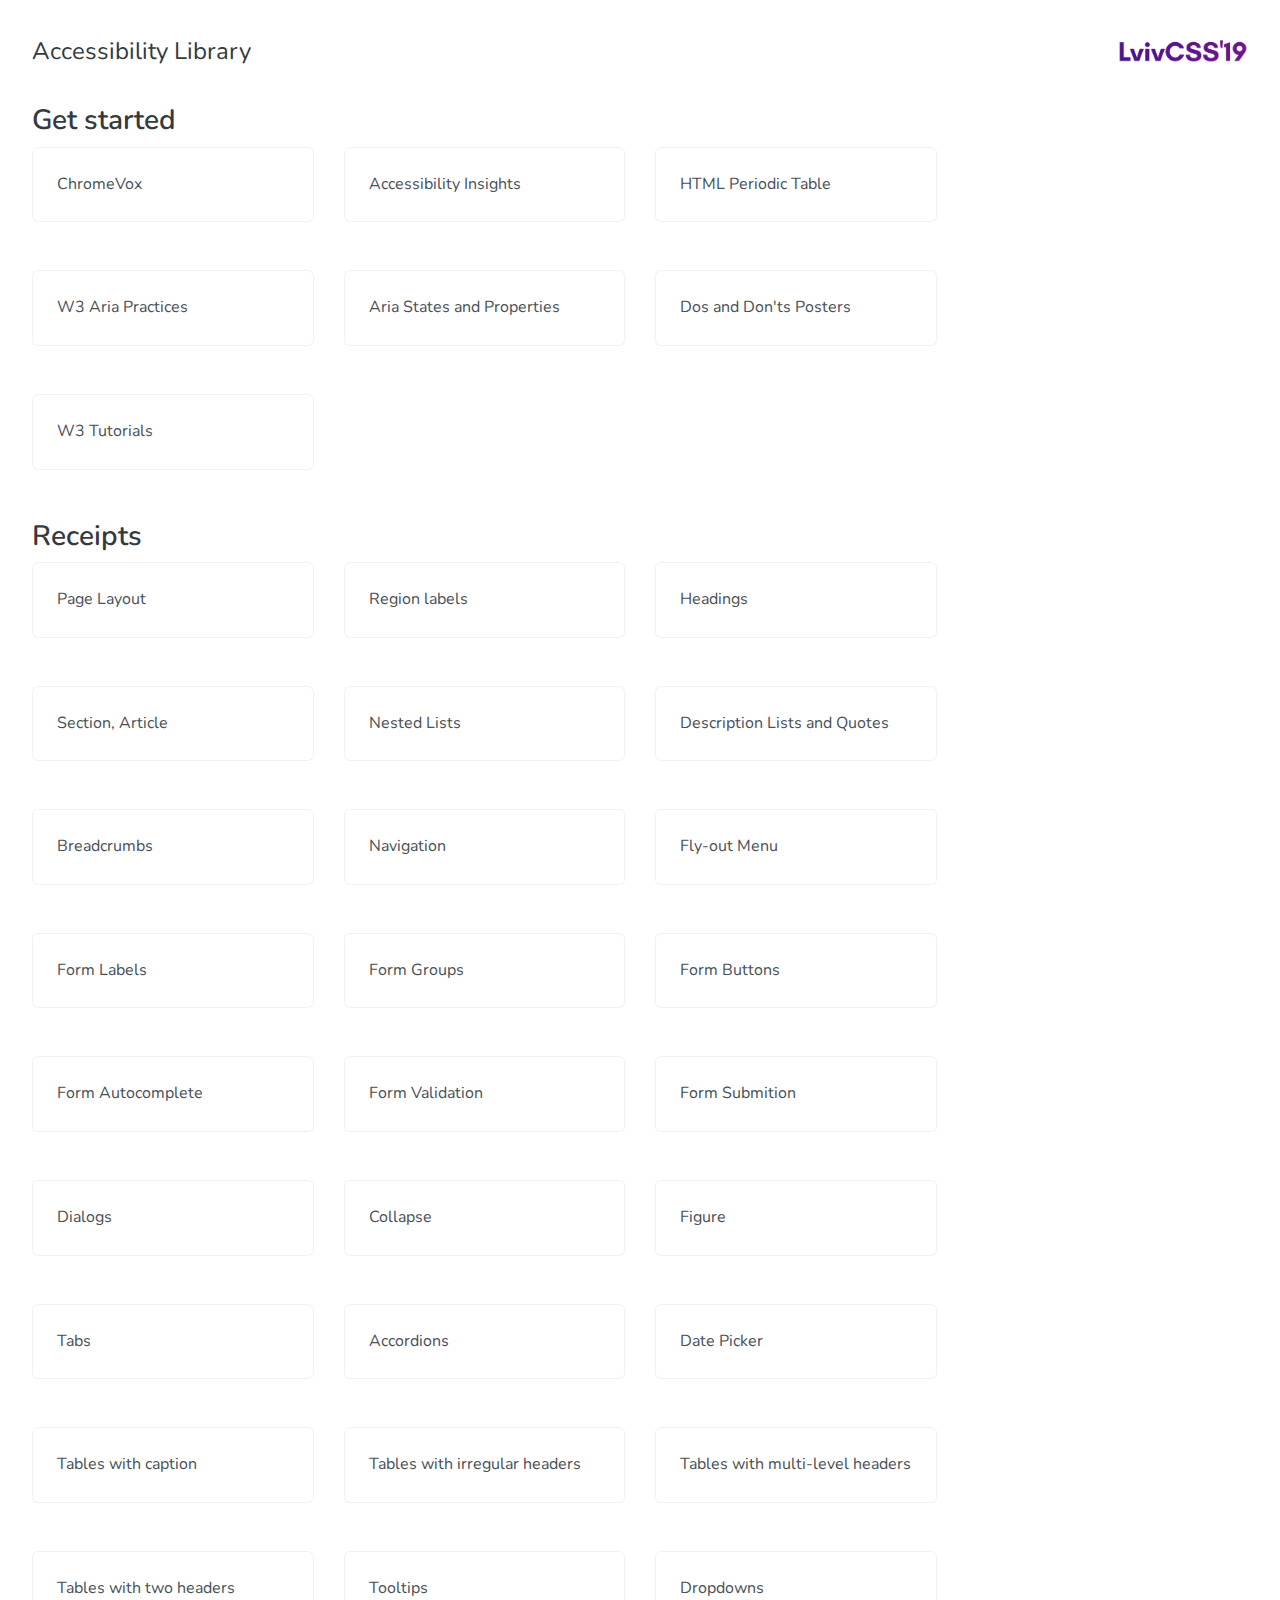
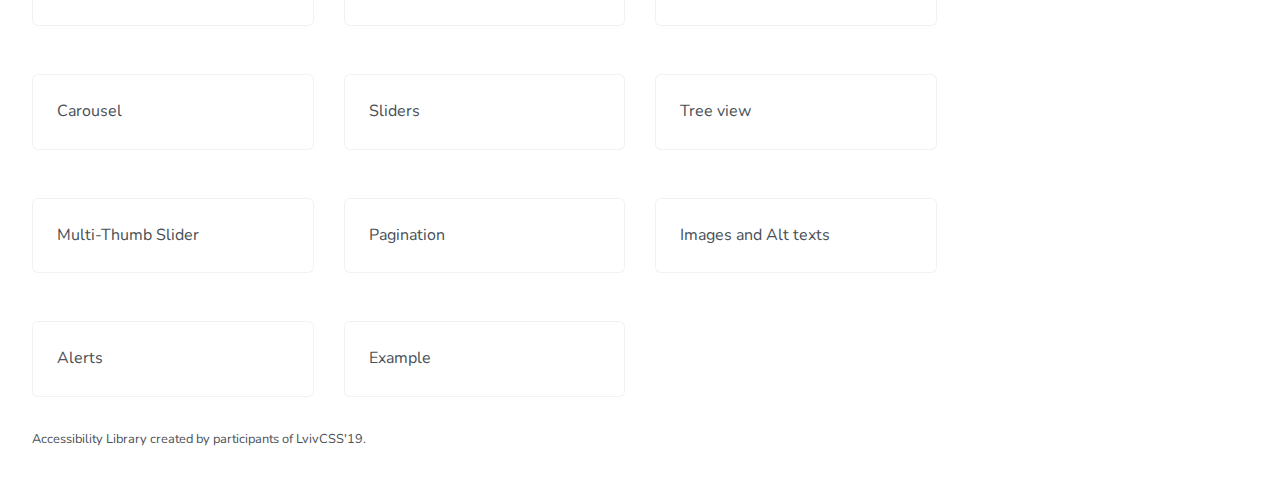
<file: index.html>
<!doctype html>
<html>
<head>
    <meta charset="utf-8" />
    <meta name="viewport" content="width=device-width, initial-scale=1, shrink-to-fit=no" />

    <title>Accessibility Library</title>

    <link href="https://fonts.googleapis.com/css?family=Nunito:400,600,700,800|Roboto:400,500,700" rel="stylesheet" /> 
    <link type="text/css" href="assets/css/theme.css" rel="stylesheet" />
    <link type="text/css" href="assets/css/main.css" rel="stylesheet" />
</head>
<body>
    <div class="page">
        <header>
            <div class="title text-dark">
                Accessibility Library
            </div>
            <div class="lvivcss-logo">
                <img src="./assets/images/lviv-css-logo.png" alt="" height="24" />
            </div>
        </header>

        <main>
            
            <div class="row-wrapper">
                <h2>Get started</h2>
                <div class="row cols-xs-space cols-sm-space cols-md-space">
                    <div class="col-md-3">
                        <a href="https://chrome.google.com/webstore/detail/chromevox-classic-extensi/kgejglhpjiefppelpmljglcjbhoiplfn" target="_blank" class="card">
                            <div class="card-body py-4">
                                ChromeVox
                            </div>
                        </a>
                    </div>
                    <div class="col-md-3">
                        <a href="https://accessibilityinsights.io/" target="_blank" class="card">
                            <div class="card-body py-4">
                                Accessibility Insights
                            </div>
                        </a>
                    </div>
                    <div class="col-md-3">
                        <a href="http://madebymike.github.io/html5-periodic-table/" target="_blank" class="card">
                            <div class="card-body py-4">
                                HTML Periodic Table
                            </div>
                        </a>
                    </div>
                </div>
                <div class="row cols-xs-space cols-sm-space cols-md-space">
                    <div class="col-md-3">
                        <a href="https://www.w3.org/TR/wai-aria-practices/" target="_blank" class="card">
                            <div class="card-body py-4">
                                W3 Aria Practices
                            </div>
                        </a>
                    </div>

                    <div class="col-md-3">
                        <a href="https://www.w3.org/WAI/PF/aria-1.1/states_and_properties" target="_blank" class="card">
                            <div class="card-body py-4">
                                Aria States and Properties
                            </div>
                        </a>
                    </div>
                    
                    <div class="col-md-3">
                        <a href="accessibility-posters-set.pdf" target="_blank" class="card">
                            <div class="card-body py-4">
                                Dos and Don'ts Posters
                            </div>
                        </a>
                    </div>
                </div>
                <div class="row cols-xs-space cols-sm-space cols-md-space">
                    <div class="col-md-3">
                        <a href="https://www.w3.org/WAI/tutorials/" target="_blank" class="card">
                            <div class="card-body py-4">
                                W3 Tutorials
                            </div>
                        </a>
                    </div>
                </div>

                <h2>Receipts</h2>
                <div class="row cols-xs-space cols-sm-space cols-md-space">
                    <div class="col-md-3">
                        <a href="page-layout.html" class="card">
                            <div class="card-body py-4">
                                Page Layout
                            </div>
                        </a>
                    </div>
                    <div class="col-md-3">
                        <a href="region-labels.html" class="card">
                            <div class="card-body py-4">
                                Region labels
                            </div>
                        </a>
                    </div>
                    <div class="col-md-3">
                        <a href="headings.html" class="card">
                            <div class="card-body py-4">
                                Headings
                            </div>
                        </a>
                    </div>
                </div>

                <div class="row cols-xs-space cols-sm-space cols-md-space">
                    <div class="col-md-3">
                        <a href="section-article.html" class="card">
                            <div class="card-body py-4">
                                Section, Article
                            </div>
                        </a>
                    </div>
                    <div class="col-md-3">
                        <a href="nested-lists.html" class="card">
                            <div class="card-body py-4">
                                Nested Lists
                            </div>
                        </a>
                    </div>
                    <div class="col-md-3">
                        <a href="descriptions-quotes.html" class="card">
                            <div class="card-body py-4">
                                Description Lists and Quotes
                            </div>
                        </a>
                    </div>
                </div>

                <div class="row cols-xs-space cols-sm-space cols-md-space">
                    <div class="col-md-3">
                        <a href="breadcrumb.html" class="card">
                            <div class="card-body py-4">
                                Breadcrumbs
                            </div>
                        </a>
                    </div>
                    <div class="col-md-3">
                        <a href="navigation.html" class="card">
                            <div class="card-body py-4">
                                Navigation
                            </div>
                        </a>
                    </div>
                    <div class="col-md-3">
                        <a href="section-article-lists.html" class="card">
                            <div class="card-body py-4">
                                Fly-out Menu
                            </div>
                        </a>
                    </div>
                </div>

                <div class="row cols-xs-space cols-sm-space cols-md-space">
                    <div class="col-md-3">
                        <a href="forms-labels.html" class="card">
                            <div class="card-body py-4">
                                Form Labels
                            </div>
                        </a>
                    </div>
                    <div class="col-md-3">
                        <a href="forms-groups.html" class="card">
                            <div class="card-body py-4">
                                Form Groups
                            </div>
                        </a>
                    </div>
                    <div class="col-md-3">
                        <a href="forms-buttons.html" class="card">
                            <div class="card-body py-4">
                                Form Buttons
                            </div>
                        </a>
                    </div>
                </div>
                
                <div class="row cols-xs-space cols-sm-space cols-md-space">
                    <div class="col-md-3">
                        <a href="forms-autocomplete.html" class="card">
                            <div class="card-body py-4">
                                Form Autocomplete
                            </div>
                        </a>
                    </div>
                    <div class="col-md-3">
                        <a href="forms-validation.html" class="card">
                            <div class="card-body py-4">
                                Form Validation
                            </div>
                        </a>
                    </div>
                    <div class="col-md-3">
                        <a href="forms-submition.html" class="card">
                            <div class="card-body py-4">
                                Form Submition
                            </div>
                        </a>
                    </div>
                </div>

                <div class="row cols-xs-space cols-sm-space cols-md-space">
                    <div class="col-md-3">
                        <a href="dialogs.html" class="card">
                            <div class="card-body py-4">
                                Dialogs
                            </div>
                        </a>
                    </div>
                    <div class="col-md-3">
                        <a href="collapse.html" class="card">
                            <div class="card-body py-4">
                                Collapse
                            </div>
                        </a>
                    </div>
                    <div class="col-md-3">
                        <a href="figure.html" class="card">
                            <div class="card-body py-4">
                                Figure
                            </div>
                        </a>
                    </div>
                </div>

                <div class="row cols-xs-space cols-sm-space cols-md-space">
                    <div class="col-md-3">
                        <a href="tabs.html" class="card">
                            <div class="card-body py-4">
                                Tabs
                            </div>
                        </a>
                    </div>
                    <div class="col-md-3">
                        <a href="accordions.html" class="card">
                            <div class="card-body py-4">
                                Accordions
                            </div>
                        </a>
                    </div>
                    <div class="col-md-3">
                        <a href="date-picker.html" class="card">
                            <div class="card-body py-4">
                                Date Picker
                            </div>
                        </a>
                    </div>
                </div>

                <div class="row cols-xs-space cols-sm-space cols-md-space">
                    <div class="col-md-3">
                        <a href="tables.html" class="card">
                            <div class="card-body py-4">
                                Tables with caption
                            </div>
                        </a>
                    </div>
                    <div class="col-md-3">
                        <a href="tables-irregular.html" class="card">
                            <div class="card-body py-4">
                                Tables with irregular headers
                            </div>
                        </a>
                    </div>
                    <div class="col-md-3">
                        <a href="tables-multi-level.html" class="card">
                            <div class="card-body py-4">
                                Tables with multi-level headers
                            </div>
                        </a>
                    </div>
                </div>

                <div class="row cols-xs-space cols-sm-space cols-md-space">
                    <div class="col-md-3">
                        <a href="tables-two-headers.html" class="card">
                            <div class="card-body py-4">
                                Tables with two headers
                            </div>
                        </a>
                    </div>
                    <div class="col-md-3">
                        <a href="tooltips.html" class="card">
                            <div class="card-body py-4">
                                Tooltips
                            </div>
                        </a>
                    </div>
                    <div class="col-md-3">
                        <a href="dropdowns.html" class="card">
                            <div class="card-body py-4">
                                Dropdowns
                            </div>
                        </a>
                    </div>
                </div>

                <div class="row cols-xs-space cols-sm-space cols-md-space">
                    <div class="col-md-3">
                        <a href="carousel.html" class="card">
                            <div class="card-body py-4">
                                Сarousel
                            </div>
                        </a>
                    </div>
                    <div class="col-md-3">
                        <a href="sliders.html" class="card">
                            <div class="card-body py-4">
                                Sliders
                            </div>
                        </a>
                    </div>
                    <div class="col-md-3">
                        <a href="tree-view.html" class="card">
                            <div class="card-body py-4">
                                Tree view
                            </div>
                        </a>
                    </div>
                </div>

                <div class="row cols-xs-space cols-sm-space cols-md-space">
                    <div class="col-md-3">
                        <a href="multi-slider.html" class="card">
                            <div class="card-body py-4">
                                Multi-Thumb Slider
                            </div>
                        </a>
                    </div>
                    <div class="col-md-3">
                        <a href="pagination.html" class="card">
                            <div class="card-body py-4">
                                Pagination
                            </div>
                        </a>
                    </div>
                    <div class="col-md-3">
                        <a href="images.html" class="card">
                            <div class="card-body py-4">
                                Images and Alt texts
                            </div>
                        </a>
                    </div>
                </div>

                <div class="row cols-xs-space cols-sm-space cols-md-space">
                    <div class="col-md-3">
                        <a href="alerts.html" class="card">
                            <div class="card-body py-4">
                                Alerts
                            </div>
                        </a>
                    </div>
                   
                    <div class="col-md-3">
                        <a href="example.html" class="card">
                            <div class="card-body py-4">
                                Example
                            </div>
                        </a>
                    </div>
                   
                </div>


            </div>
        </main>
        <footer>
            Accessibility Library created by participants of LvivCSS'19.
        </footer>
    </div>
</body>
</html>
</file>
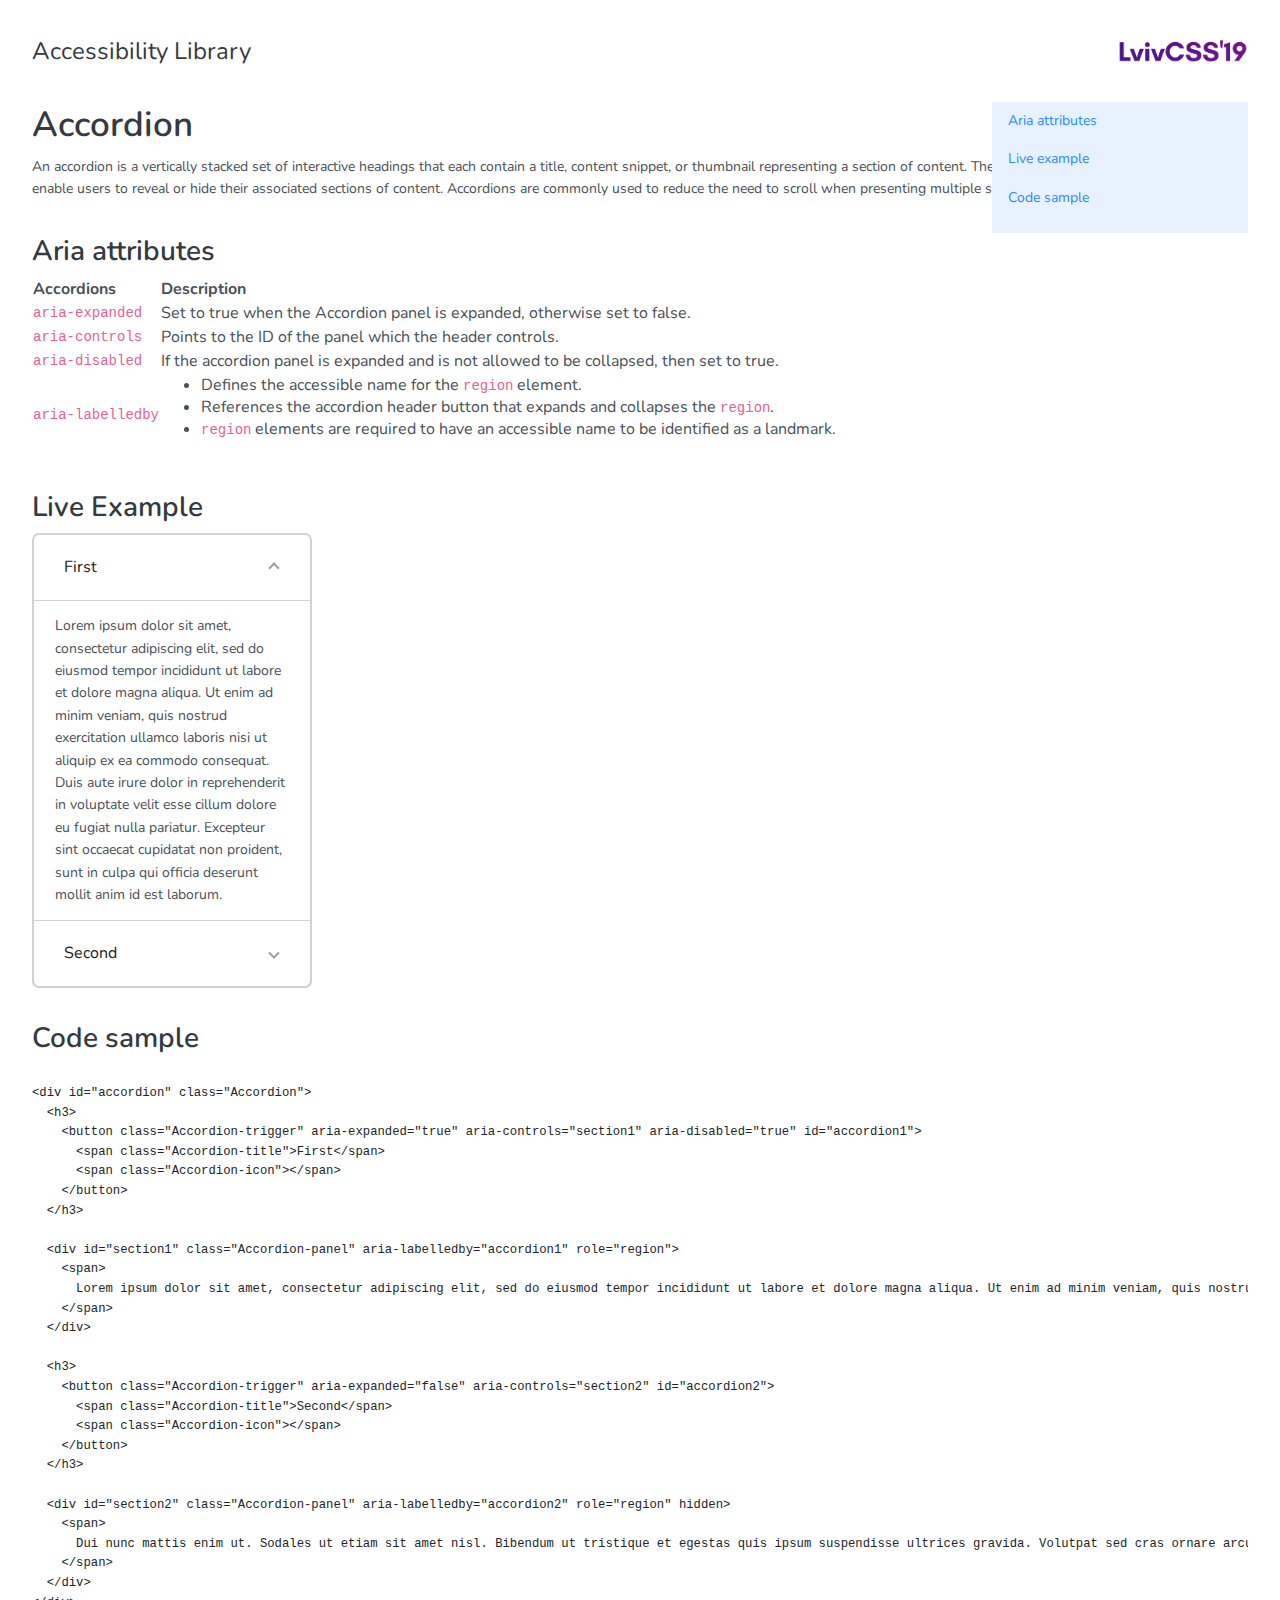
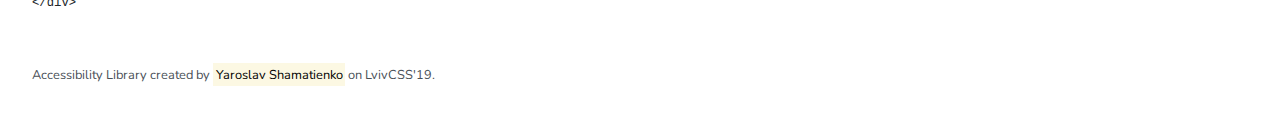
<file: accordions.html>
<html lang="en">
  <head>
    <meta charset="utf-8" />
    <meta
      name="viewport"
      content="width=device-width, initial-scale=1, shrink-to-fit=no"
    />

    <title>Accessibility Library</title>

    <link
      href="https://fonts.googleapis.com/css?family=Nunito:400,600,700,800|Roboto:400,500,700"
      rel="stylesheet"
    />
    <link type="text/css" href="assets/css/theme.css" rel="stylesheet" />
    <link type="text/css" href="assets/css/main.css" rel="stylesheet" />
    <link type="text/css" href="assets/css/accordion.css" rel="stylesheet" />
  </head>
  <body>
    <div class="page">
      <header>
        <a href="/" class="title text-dark"
          >Accessibility Library</a
        >
        <div class="lvivcss-logo">
          <img src="./assets/images/lviv-css-logo.png" alt="" height="24" />
        </div>
      </header>

      <nav>
        <ul>
          <li><a href="#">Aria attributes</a></li>
          <li><a href="#">Live example</a></li>
          <li><a href="#">Code sample</a></li>
        </ul>
      </nav>

      <main>
        <h1>Accordion</h1>
        <p>
          An accordion is a vertically stacked set of interactive headings that each contain a title, content snippet, or thumbnail representing a section of content. The headings function as controls that enable users to reveal or hide their associated sections of content. Accordions are commonly used to reduce the need to scroll when presenting multiple sections of content on a single page.
        </p>

        <h2 class="mt-sm">Aria attributes</h2>
        <table>
          <tr>
            <th>Accordions</th>
            <th>Description</th>
          </tr>
          <tr>
            <td><code>aria-expanded</code></td>
            <td>
              Set to true when the Accordion panel is expanded, otherwise set to false.
            </td>
          </tr>
          <tr>
            <td><code>aria-controls</code></td>
            <td>
              Points to the ID of the panel which the header controls.
            </td>
          </tr>
          <tr>
            <td><code>aria-disabled</code></td>
            <td>
              If the accordion panel is expanded and is not allowed to be collapsed, then set to true.
            </td>
          </tr>
          <tr>
            <td><code>aria-labelledby</code></td>
            <td>
              <ul>
                <li>
                  Defines the accessible name for the <code>region</code> element.
                </li>
                <li>
                  References the accordion header button that expands and collapses the <code>region</code>.
                </li>
                <li>
                  <code>region</code> elements are required to have an accessible name to be identified as a landmark.
                </li>
              </ul>
            </td>
          </tr>
        </table>

        <h2 class="mt-sm">Live Example</h2>
        <section>
          <div id="accordion" class="Accordion">
            <h3>
              <button class="Accordion-trigger" aria-expanded="true" aria-controls="section1" aria-disabled="true" id="accordion1">
                <span class="Accordion-title">First</span>
                <span class="Accordion-icon"></span>
              </button>
            </h3>

            <div id="section1" class="Accordion-panel" aria-labelledby="accordion1" role="region">
              <span>
                Lorem ipsum dolor sit amet, consectetur adipiscing elit, sed do eiusmod tempor incididunt ut labore et dolore magna aliqua. Ut enim ad minim veniam, quis nostrud exercitation ullamco laboris nisi ut aliquip ex ea commodo consequat. Duis aute irure dolor in reprehenderit in voluptate velit esse cillum dolore eu fugiat nulla pariatur. Excepteur sint occaecat cupidatat non proident, sunt in culpa qui officia deserunt mollit anim id est laborum.
              </span>
            </div>

            <h3>
              <button class="Accordion-trigger" aria-expanded="false" aria-controls="section2" id="accordion2">
                <span class="Accordion-title">Second</span>
                <span class="Accordion-icon"></span>
              </button>
            </h3>

            <div id="section2" class="Accordion-panel" aria-labelledby="accordion2" role="region" hidden>
              <span>
                Dui nunc mattis enim ut. Sodales ut etiam sit amet nisl. Bibendum ut tristique et egestas quis ipsum suspendisse ultrices gravida. Volutpat sed cras ornare arcu dui. Egestas integer eget aliquet nibh praesent tristique magna. Neque gravida in fermentum et sollicitudin ac. Maecenas ultricies mi eget mauris pharetra et ultrices neque. Vulputate eu scelerisque felis imperdiet proin. Id donec ultrices tincidunt arcu non sodales neque sodales ut. Tempor nec feugiat nisl pretium fusce id velit.
              </span>
            </div>
          </div>
        </section>

        <h2 class="mt-sm">Code sample</h2>
        <section>
          <pre><code>
&lt;div id=&quot;accordion&quot; class=&quot;Accordion&quot;&gt;
  &lt;h3&gt;
    &lt;button class=&quot;Accordion-trigger&quot; aria-expanded=&quot;true&quot; aria-controls=&quot;section1&quot; aria-disabled=&quot;true&quot; id=&quot;accordion1&quot;&gt;
      &lt;span class=&quot;Accordion-title&quot;&gt;First&lt;/span&gt;
      &lt;span class=&quot;Accordion-icon&quot;&gt;&lt;/span&gt;
    &lt;/button&gt;
  &lt;/h3&gt;

  &lt;div id=&quot;section1&quot; class=&quot;Accordion-panel&quot; aria-labelledby=&quot;accordion1&quot; role=&quot;region&quot;&gt;
    &lt;span&gt;
      Lorem ipsum dolor sit amet, consectetur adipiscing elit, sed do eiusmod tempor incididunt ut labore et dolore magna aliqua. Ut enim ad minim veniam, quis nostrud exercitation ullamco laboris nisi ut aliquip ex ea commodo consequat. Duis aute irure dolor in reprehenderit in voluptate velit esse cillum dolore eu fugiat nulla pariatur. Excepteur sint occaecat cupidatat non proident, sunt in culpa qui officia deserunt mollit anim id est laborum.
    &lt;/span&gt;
  &lt;/div&gt;

  &lt;h3&gt;
    &lt;button class=&quot;Accordion-trigger&quot; aria-expanded=&quot;false&quot; aria-controls=&quot;section2&quot; id=&quot;accordion2&quot;&gt;
      &lt;span class=&quot;Accordion-title&quot;&gt;Second&lt;/span&gt;
      &lt;span class=&quot;Accordion-icon&quot;&gt;&lt;/span&gt;
    &lt;/button&gt;
  &lt;/h3&gt;

  &lt;div id=&quot;section2&quot; class=&quot;Accordion-panel&quot; aria-labelledby=&quot;accordion2&quot; role=&quot;region&quot; hidden&gt;
    &lt;span&gt;
      Dui nunc mattis enim ut. Sodales ut etiam sit amet nisl. Bibendum ut tristique et egestas quis ipsum suspendisse ultrices gravida. Volutpat sed cras ornare arcu dui. Egestas integer eget aliquet nibh praesent tristique magna. Neque gravida in fermentum et sollicitudin ac. Maecenas ultricies mi eget mauris pharetra et ultrices neque. Vulputate eu scelerisque felis imperdiet proin. Id donec ultrices tincidunt arcu non sodales neque sodales ut. Tempor nec feugiat nisl pretium fusce id velit.
    &lt;/span&gt;
  &lt;/div&gt;
&lt;/div&gt;
          </code></pre>
        </section>
      </main>

      <footer>
        Accessibility Library created by <mark>Yaroslav Shamatienko</mark> on LvivCSS'19.
      </footer>
    </div>

    <script src="./accordion.js"></script>
  </body>
</html>
</file>
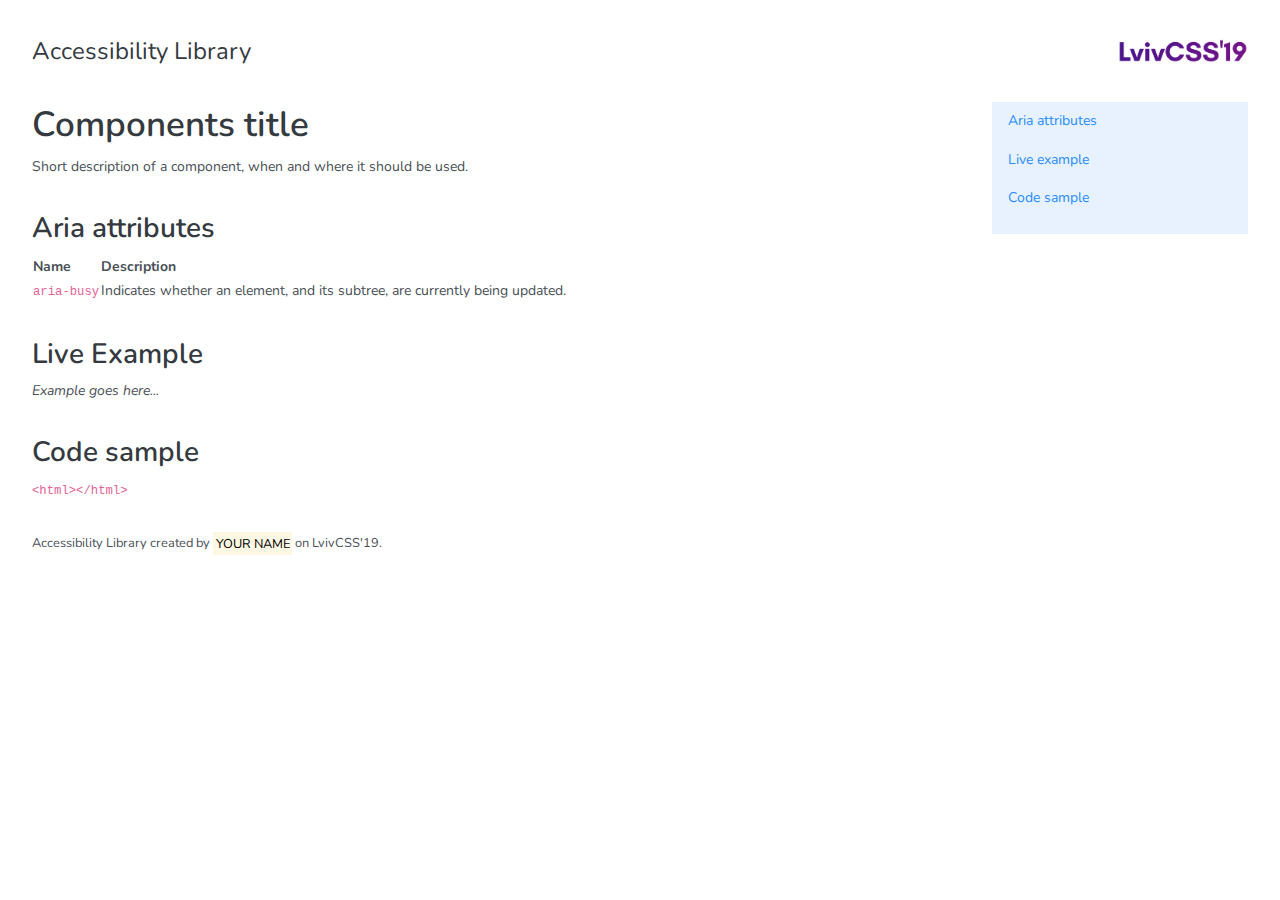
<file: example.html>
<!doctype html>
<html>
<head>
    <meta charset="utf-8" />
    <meta name="viewport" content="width=device-width, initial-scale=1, shrink-to-fit=no" />

    <title>Accessibility Library</title>

    <link href="https://fonts.googleapis.com/css?family=Nunito:400,600,700,800|Roboto:400,500,700" rel="stylesheet" /> 
    <link type="text/css" href="assets/css/theme.css" rel="stylesheet" />
    <link type="text/css" href="assets/css/main.css" rel="stylesheet" />
</head>
<body>
    <div class="page">
        <header>
            <a href="/" class="title text-dark">Accessibility Library</a>
            <div class="lvivcss-logo">
                <img src="./assets/images/lviv-css-logo.png" alt="" height="24" />
            </div>
        </header>
        
        <nav>
            <ul>
                <li><a href="#">Aria attributes</a></li>
                <li><a href="#">Live example</a></li>
                <li><a href="#">Code sample</a></li>
            </ul>
        </nav>
        
        <main>
            <h1>Components title</h1>    
            <p>
                Short description of a component, when and where it should be used.
            </p>

            <h2 class="mt-sm">Aria attributes</h2>
            <table>
                <tr>
                    <th>Name</th>
                    <th>Description</th>
                </tr>
                <tr>
                    <td><code>aria-busy</code></td>
                    <td>Indicates whether an element, and its subtree, are currently being updated.</td>
                </tr>
            </table>
        
            <h2 class="mt-sm">Live Example</h2>
            <section>
                <em>Example goes here...</em>
            </section>

            <h2 class="mt-sm">Code sample</h2>
            <section>
                <code>
                    &lt;html&gt;&lt;/html&gt;
                </code>
            </section>

        </main>

        <footer>
            Accessibility Library created by <mark>YOUR NAME</mark> on LvivCSS'19.
        </footer>
    </div>
</body>
</html>
</file>
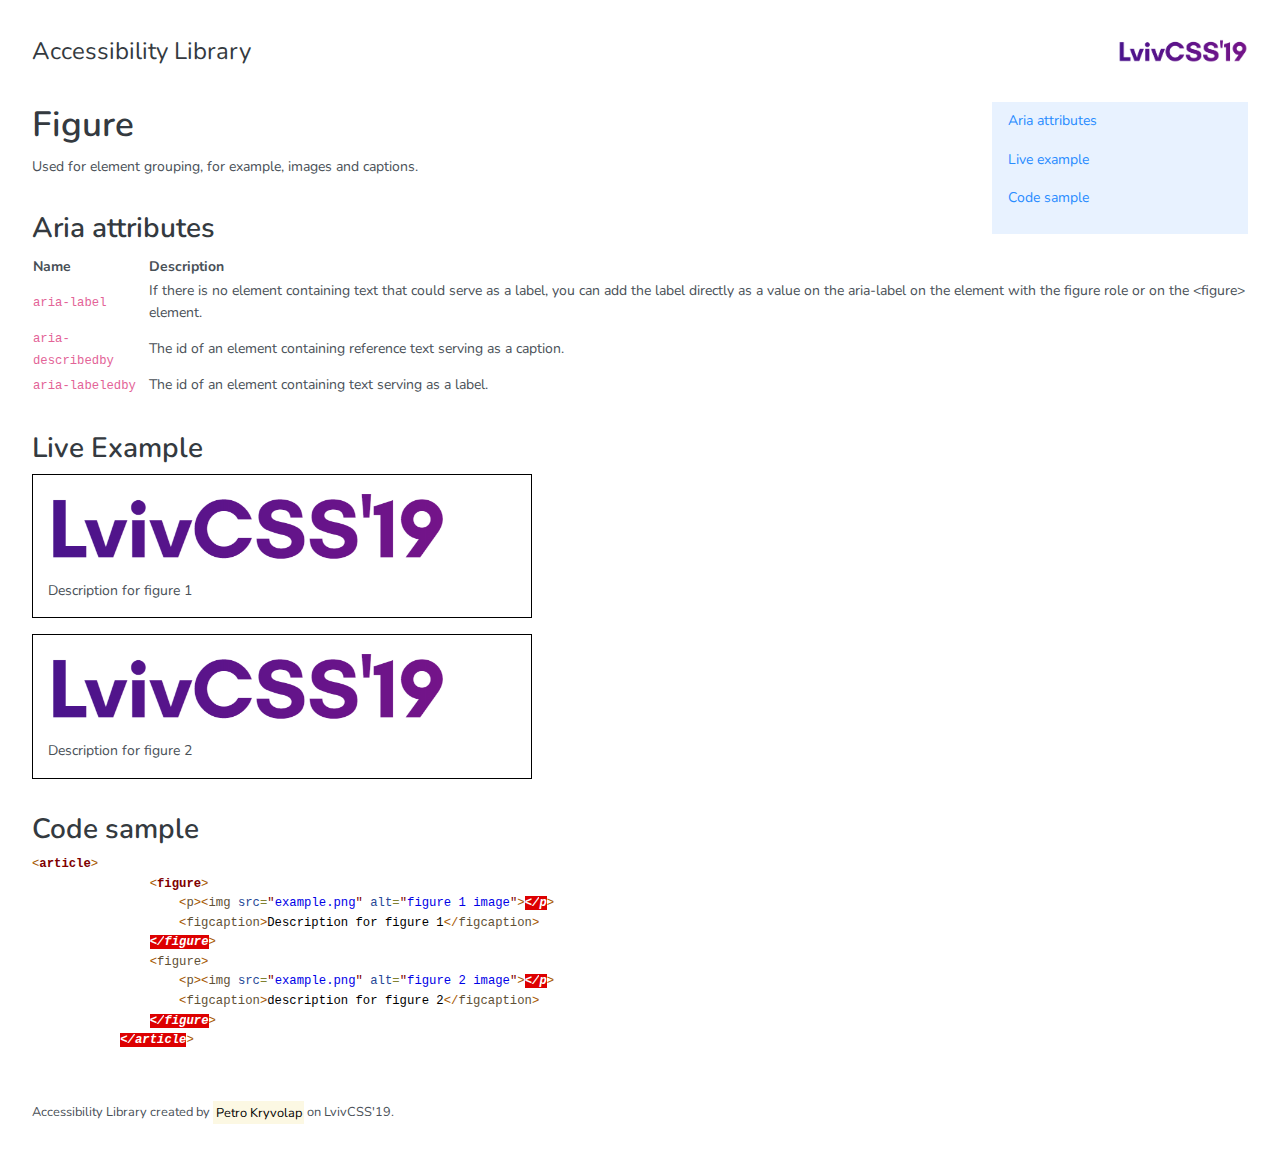
<file: figure.html>
<!doctype html>
<html>
<head>
    <meta charset="utf-8"/>
    <meta name="viewport" content="width=device-width, initial-scale=1, shrink-to-fit=no"/>

    <title>Accessibility Library</title>

    <link href="https://fonts.googleapis.com/css?family=Nunito:400,600,700,800|Roboto:400,500,700" rel="stylesheet"/>
    <link type="text/css" href="assets/css/theme.css" rel="stylesheet"/>
    <link type="text/css" href="assets/css/main.css" rel="stylesheet"/>
    <link type="text/css" href="assets/css/figure.css" rel="stylesheet"/>
</head>
<body>
<div class="page">
    <header>
        <a href="/" class="title text-dark">Accessibility Library</a>
        <div class="lvivcss-logo">
            <img src="./assets/images/lviv-css-logo.png" alt="Lviv CSS logo image" height="24"/>
        </div>
    </header>

    <nav>
        <ul>
            <li><a href="#aria-attributes">Aria attributes</a></li>
            <li><a href="#live-example">Live example</a></li>
            <li><a href="#code-sample">Code sample</a></li>
        </ul>
    </nav>

    <main>
        <h1>Figure</h1>
        <p>
            Used for element grouping, for example, images and captions.
        </p>

        <h2 id="aria-attributes" class="mt-sm">Aria attributes</h2>
        <table>
            <tr>
                <th>Name</th>
                <th>Description</th>
            </tr>
            <tr>
                <td><code>aria-label</code></td>
                <td>If there is no element containing text that could serve as a label, you can add the label directly
                    as a value on the aria-label on the element with the figure role or on the &lt;figure&gt; element.
                </td>
            </tr>
            <tr>
                <td><code>aria-describedby</code></td>
                <td>The id of an element containing reference text serving as a caption.</td>
            </tr>
            <tr>
                <td><code>aria-labeledby</code></td>
                <td>The id of an element containing text serving as a label.</td>
            </tr>
        </table>

        <h2 id="live-example" class="mt-sm">Live Example</h2>
        <section>
            <article class="figure-article">
                <figure class="figure-card">
                    <p><img class="figure-image" src="./assets/images/lviv-css-logo.png" alt="figure 1 image"></p>
                    <figcaption class="figure-description">Description for figure 1</figcaption>
                </figure>
                <figure class="figure-card">
                    <p><img class="figure-image" src="./assets/images/lviv-css-logo.png" alt="figure 2 image"></p>
                    <figcaption class="figure-description">Description for figure 2</figcaption>
                </figure>
            </article>
        </section>

        <h2 id="code-sample" class="mt-sm">Code sample</h2>
        <section>


            <pre style="color:#000000;background:#ffffff;"><span style="color:#a65700; ">&lt;</span><span
                    style="color:#800000; font-weight:bold; ">article</span><span style="color:#a65700; ">&gt;</span>
                <span style="color:#a65700; ">&lt;</span><span
                        style="color:#800000; font-weight:bold; ">figure</span><span style="color:#a65700; ">&gt;</span>
                    <span style="color:#a65700; ">&lt;</span><span style="color:#5f5035; ">p</span><span
                        style="color:#a65700; ">&gt;</span><span style="color:#a65700; ">&lt;</span><span
                        style="color:#5f5035; ">img</span> <span style="color:#274796; ">src</span><span
                        style="color:#808030; ">=</span><span style="color:#800000; ">"</span><span
                        style="color:#0000e6; ">example.png</span><span style="color:#800000; ">"</span> <span
                        style="color:#274796; ">alt</span><span style="color:#808030; ">=</span><span
                        style="color:#800000; ">"</span><span style="color:#0000e6; ">figure 1 image</span><span
                        style="color:#800000; ">"</span><span style="color:#a65700; ">&gt;</span><span
                        style="color:#ffffff; background:#dd0000; font-weight:bold; font-style:italic; ">&lt;</span><span
                        style="color:#ffffff; background:#dd0000; font-weight:bold; font-style:italic; ">/</span><span
                        style="color:#ffffff; background:#dd0000; font-weight:bold; font-style:italic; ">p</span><span
                        style="color:#a65700; ">&gt;</span>
                    <span style="color:#a65700; ">&lt;</span><span style="color:#5f5035; ">figcaption</span><span
                        style="color:#a65700; ">&gt;</span>Description for figure 1<span
                        style="color:#a65700; ">&lt;/</span><span style="color:#5f5035; ">figcaption</span><span
                        style="color:#a65700; ">&gt;</span>
                <span style="color:#ffffff; background:#dd0000; font-weight:bold; font-style:italic; ">&lt;</span><span
                        style="color:#ffffff; background:#dd0000; font-weight:bold; font-style:italic; ">/</span><span
                        style="color:#ffffff; background:#dd0000; font-weight:bold; font-style:italic; ">f</span><span
                        style="color:#ffffff; background:#dd0000; font-weight:bold; font-style:italic; ">i</span><span
                        style="color:#ffffff; background:#dd0000; font-weight:bold; font-style:italic; ">g</span><span
                        style="color:#ffffff; background:#dd0000; font-weight:bold; font-style:italic; ">u</span><span
                        style="color:#ffffff; background:#dd0000; font-weight:bold; font-style:italic; ">r</span><span
                        style="color:#ffffff; background:#dd0000; font-weight:bold; font-style:italic; ">e</span><span
                        style="color:#a65700; ">&gt;</span>
                <span style="color:#a65700; ">&lt;</span><span style="color:#5f5035; ">figure</span><span
                        style="color:#a65700; ">&gt;</span>
                    <span style="color:#a65700; ">&lt;</span><span style="color:#5f5035; ">p</span><span
                        style="color:#a65700; ">&gt;</span><span style="color:#a65700; ">&lt;</span><span
                        style="color:#5f5035; ">img</span> <span style="color:#274796; ">src</span><span
                        style="color:#808030; ">=</span><span style="color:#800000; ">"</span><span
                        style="color:#0000e6; ">example.png</span><span style="color:#800000; ">"</span> <span
                        style="color:#274796; ">alt</span><span style="color:#808030; ">=</span><span
                        style="color:#800000; ">"</span><span style="color:#0000e6; ">figure 2 image</span><span
                        style="color:#800000; ">"</span><span style="color:#a65700; ">&gt;</span><span
                        style="color:#ffffff; background:#dd0000; font-weight:bold; font-style:italic; ">&lt;</span><span
                        style="color:#ffffff; background:#dd0000; font-weight:bold; font-style:italic; ">/</span><span
                        style="color:#ffffff; background:#dd0000; font-weight:bold; font-style:italic; ">p</span><span
                        style="color:#a65700; ">&gt;</span>
                    <span style="color:#a65700; ">&lt;</span><span style="color:#5f5035; ">figcaption</span><span
                        style="color:#a65700; ">&gt;</span>description for figure 2<span
                        style="color:#a65700; ">&lt;/</span><span style="color:#5f5035; ">figcaption</span><span
                        style="color:#a65700; ">&gt;</span>
                <span style="color:#ffffff; background:#dd0000; font-weight:bold; font-style:italic; ">&lt;</span><span
                        style="color:#ffffff; background:#dd0000; font-weight:bold; font-style:italic; ">/</span><span
                        style="color:#ffffff; background:#dd0000; font-weight:bold; font-style:italic; ">f</span><span
                        style="color:#ffffff; background:#dd0000; font-weight:bold; font-style:italic; ">i</span><span
                        style="color:#ffffff; background:#dd0000; font-weight:bold; font-style:italic; ">g</span><span
                        style="color:#ffffff; background:#dd0000; font-weight:bold; font-style:italic; ">u</span><span
                        style="color:#ffffff; background:#dd0000; font-weight:bold; font-style:italic; ">r</span><span
                        style="color:#ffffff; background:#dd0000; font-weight:bold; font-style:italic; ">e</span><span
                        style="color:#a65700; ">&gt;</span>
            <span style="color:#ffffff; background:#dd0000; font-weight:bold; font-style:italic; ">&lt;</span><span
                        style="color:#ffffff; background:#dd0000; font-weight:bold; font-style:italic; ">/</span><span
                        style="color:#ffffff; background:#dd0000; font-weight:bold; font-style:italic; ">a</span><span
                        style="color:#ffffff; background:#dd0000; font-weight:bold; font-style:italic; ">r</span><span
                        style="color:#ffffff; background:#dd0000; font-weight:bold; font-style:italic; ">t</span><span
                        style="color:#ffffff; background:#dd0000; font-weight:bold; font-style:italic; ">i</span><span
                        style="color:#ffffff; background:#dd0000; font-weight:bold; font-style:italic; ">c</span><span
                        style="color:#ffffff; background:#dd0000; font-weight:bold; font-style:italic; ">l</span><span
                        style="color:#ffffff; background:#dd0000; font-weight:bold; font-style:italic; ">e</span><span
                        style="color:#a65700; ">&gt;</span>
            </pre>


        </section>

    </main>

    <footer>
        Accessibility Library created by
        <mark>Petro Kryvolap</mark>
        on LvivCSS'19.
    </footer>
</div>
</body>
</html>
</file>
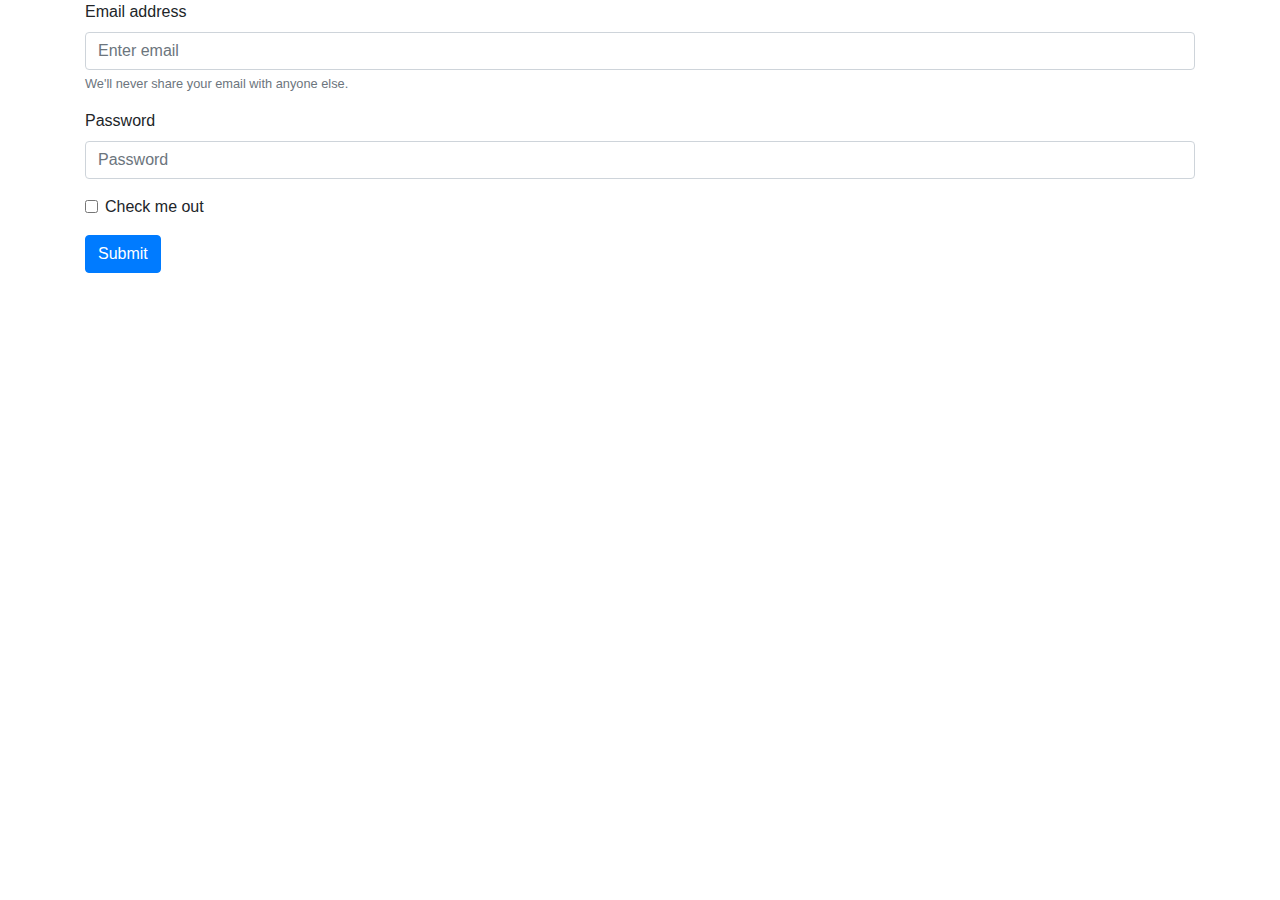
<file: form_sabmition.html>
<!DOCTYPE html>
<html lang="en">
<head>
    <meta charset="UTF-8">
    <title>Title</title>
    <link href="https://stackpath.bootstrapcdn.com/bootstrap/4.3.1/css/bootstrap.min.css" rel="stylesheet" integrity="sha384-ggOyR0iXCbMQv3Xipma34MD+dH/1fQ784/j6cY/iJTQUOhcWr7x9JvoRxT2MZw1T" crossorigin="anonymous">
    <style>
        .hidden{
            display: none;
        }
    </style>
</head>
<body>
<section class="container">
    <div class="hidden alert alert-success alert-dismissible fade show" role="alert" aria-live="assertive">
        <strong>Success!</strong> Success submit form.
        <button type="button" class="close" data-dismiss="alert" aria-label="Close alert message">
            <span aria-hidden="true">&times;</span>
        </button>
    </div>
    <form>
        <div class="form-group">
            <label for="exampleInputEmail1" aria-label="Email Label">Email address</label>
            <input type="email" class="form-control" id="exampleInputEmail1" title="email input" aria-describedby="emailHelp" placeholder="Enter email">
            <small id="emailHelp" class="form-text text-muted">We'll never share your email with anyone else.</small>
        </div>
        <div class="form-group">
            <label for="exampleInputPassword1">Password</label>
            <input type="password" class="form-control" id="exampleInputPassword1" placeholder="Password">
        </div>
        <div class="form-group form-check">
            <input type="checkbox" class="form-check-input" id="exampleCheck1">
            <label class="form-check-label" for="exampleCheck1">Check me out</label>
        </div>
        <button type="button" onclick="toggleClass()" class="btn btn-primary" aria-live="polite">Submit</button>
    </form>
</section>
<script>
    function toggleClass() {
        let form = document.querySelector('form');
        let alert = document.querySelector('div[role="alert"]');
        form.classList.add('hidden');
        alert.classList.remove('hidden');
    }
</script>

</body>
</html>
</file>
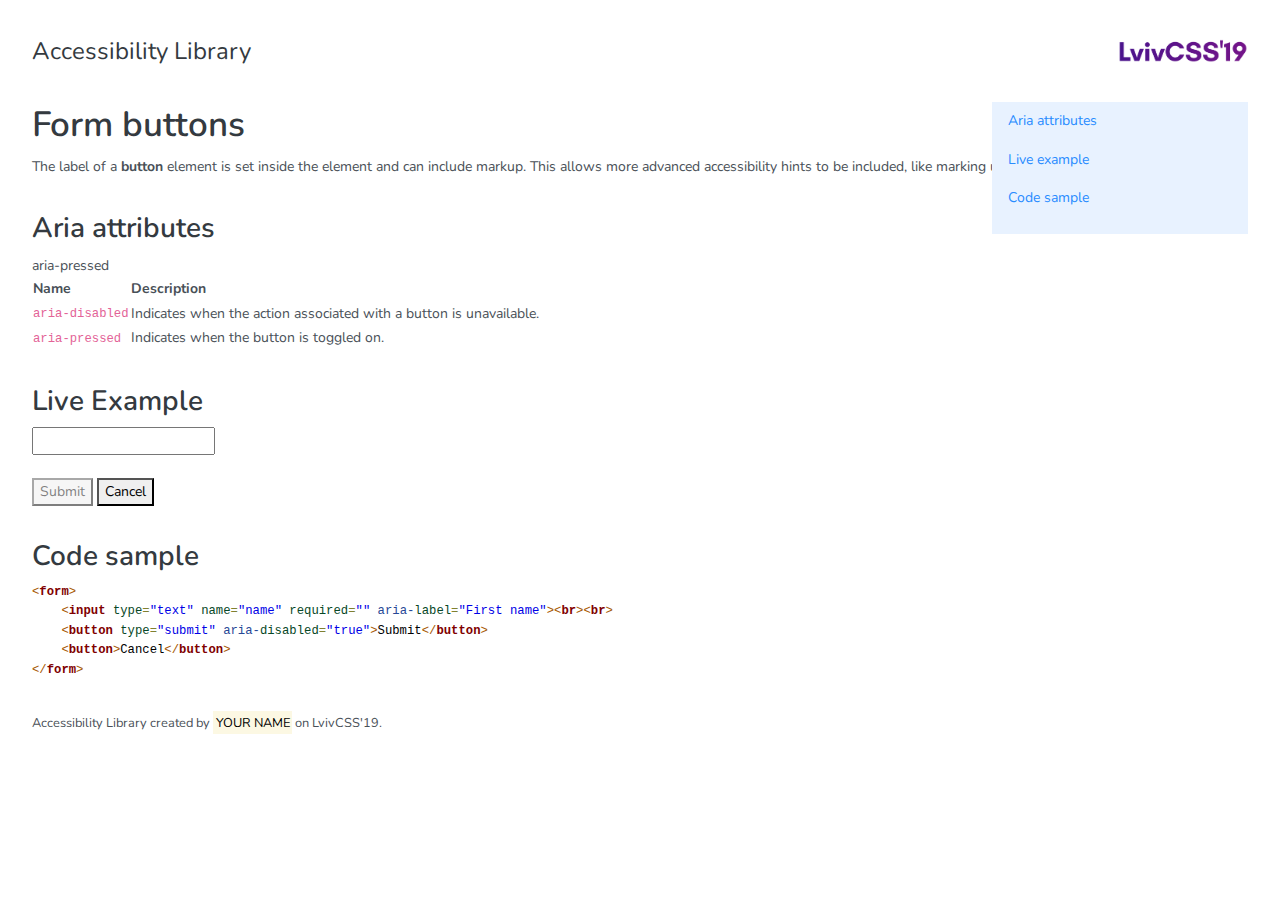
<file: forms-buttons.html>
<!doctype html>
<html>
<head>
    <meta charset="utf-8" />
    <meta name="viewport" content="width=device-width, initial-scale=1, shrink-to-fit=no" />

    <title>Accessibility Library</title>

    <link href="https://fonts.googleapis.com/css?family=Nunito:400,600,700,800|Roboto:400,500,700" rel="stylesheet" /> 
    <link type="text/css" href="assets/css/theme.css" rel="stylesheet" />
    <link type="text/css" href="assets/css/main.css" rel="stylesheet" />
    <style type="text/css">
        button[aria-disabled] {
            opacity: .5;
        }
    </style>
</head>
<body>
    <div class="page">
        <header>
            <a href="/" class="title text-dark">Accessibility Library</a>
            <div class="lvivcss-logo">
                <img src="./assets/images/lviv-css-logo.png" alt="" height="24" />
            </div>
        </header>
        
        <nav>
            <ul>
                <li><a href="#">Aria attributes</a></li>
                <li><a href="#">Live example</a></li>
                <li><a href="#">Code sample</a></li>
            </ul>
        </nav>
        
        <main>
            <h1>Form buttons</h1>    
            <p>
                The label of a <b>button</b> element is set inside the element and can include markup. This allows more advanced accessibility hints to be included, like marking up language change.
            </p>

            <h2 class="mt-sm">Aria attributes</h2>
            <table>
                <tr>
                    <th>Name</th>
                    <th>Description</th>
                </tr>
                <tr>
                    <td><code>aria-disabled</code></td>
                    <td>Indicates when the action associated with a button is unavailable.</td>
                </tr>
                <tr>
                    <td><code>aria-pressed</code></td>
                    <td>Indicates when the button is toggled on.</td>
                </tr>                

                aria-pressed 
            </table>
        
            <h2 class="mt-sm">Live Example</h2>
            <section>
<form>
    <input type="text" name="name" required="" aria-label="First name"><br><br>
    <button type="submit" aria-disabled="true">Submit</button>
    <button>Cancel</button>
</form>
            </section>

            <h2 class="mt-sm">Code sample</h2>
            <section>

<pre style="color:#000000;background:#ffffff;"><span style="color:#a65700; ">&lt;</span><span style="color:#800000; font-weight:bold; ">form</span><span style="color:#a65700; ">&gt;</span>
    <span style="color:#a65700; ">&lt;</span><span style="color:#800000; font-weight:bold; ">input</span><span style="color:#274796; "> </span><span style="color:#074726; ">type</span><span style="color:#808030; ">=</span><span style="color:#0000e6; ">"text"</span><span style="color:#274796; "> </span><span style="color:#074726; ">name</span><span style="color:#808030; ">=</span><span style="color:#0000e6; ">"name"</span><span style="color:#274796; "> </span><span style="color:#074726; ">required</span><span style="color:#808030; ">=</span><span style="color:#0000e6; ">""</span><span style="color:#274796; "> aria-</span><span style="color:#074726; ">label</span><span style="color:#808030; ">=</span><span style="color:#0000e6; ">"First name"</span><span style="color:#a65700; ">&gt;</span><span style="color:#a65700; ">&lt;</span><span style="color:#800000; font-weight:bold; ">br</span><span style="color:#a65700; ">&gt;</span><span style="color:#a65700; ">&lt;</span><span style="color:#800000; font-weight:bold; ">br</span><span style="color:#a65700; ">&gt;</span>
    <span style="color:#a65700; ">&lt;</span><span style="color:#800000; font-weight:bold; ">button</span><span style="color:#274796; "> </span><span style="color:#074726; ">type</span><span style="color:#808030; ">=</span><span style="color:#0000e6; ">"submit"</span><span style="color:#274796; "> aria-</span><span style="color:#074726; ">disabled</span><span style="color:#808030; ">=</span><span style="color:#0000e6; ">"true"</span><span style="color:#a65700; ">&gt;</span>Submit<span style="color:#a65700; ">&lt;/</span><span style="color:#800000; font-weight:bold; ">button</span><span style="color:#a65700; ">&gt;</span>
    <span style="color:#a65700; ">&lt;</span><span style="color:#800000; font-weight:bold; ">button</span><span style="color:#a65700; ">&gt;</span>Cancel<span style="color:#a65700; ">&lt;/</span><span style="color:#800000; font-weight:bold; ">button</span><span style="color:#a65700; ">&gt;</span>
<span style="color:#a65700; ">&lt;/</span><span style="color:#800000; font-weight:bold; ">form</span><span style="color:#a65700; ">&gt;</span>
</pre>

            </section>

        </main>

        <footer>
            Accessibility Library created by <mark>YOUR NAME</mark> on LvivCSS'19.
        </footer>
    </div>
</body>
</html>
</file>
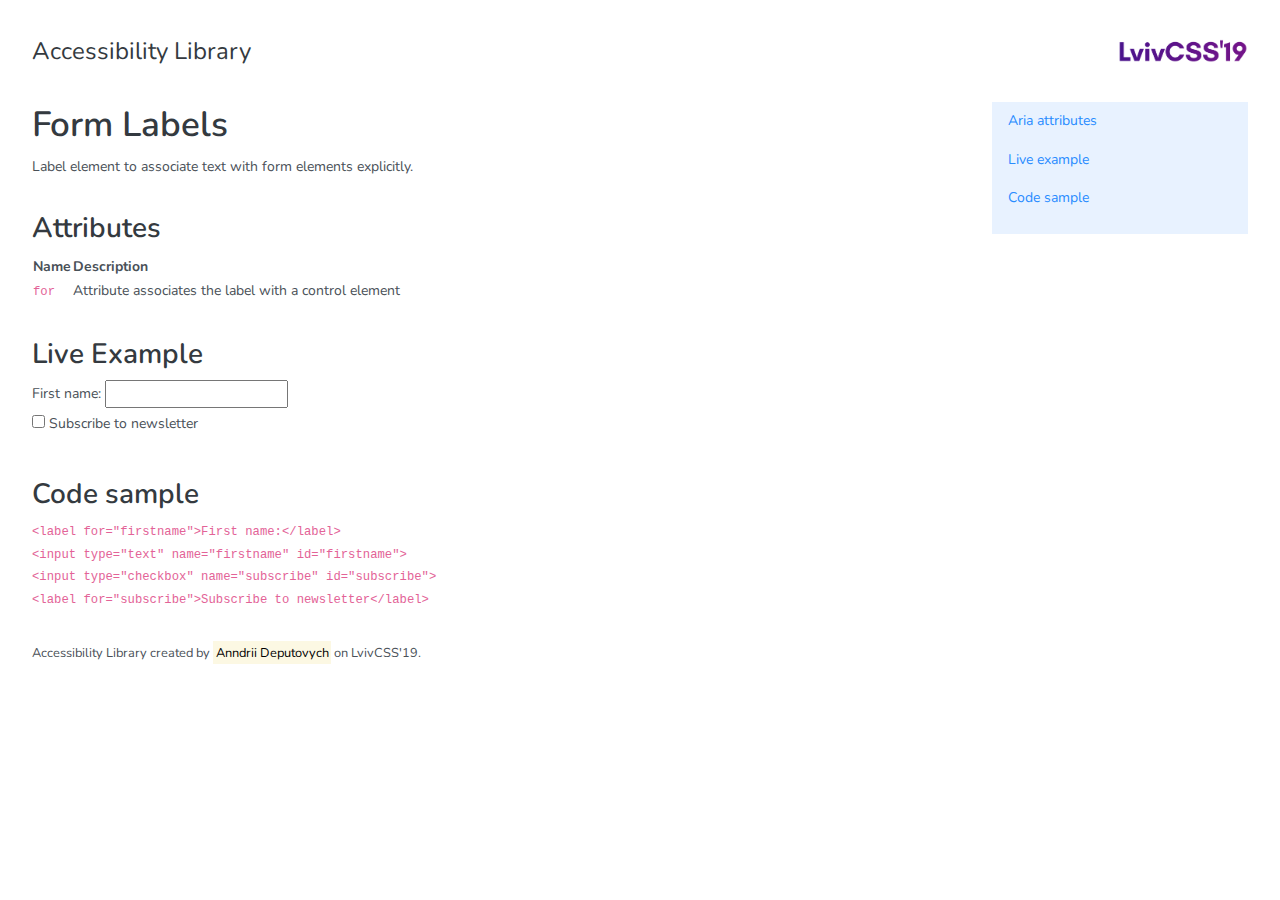
<file: forms-labels.html>
<!doctype html>
<html>
<head>
    <meta charset="utf-8" />
    <meta name="viewport" content="width=device-width, initial-scale=1, shrink-to-fit=no" />

    <title>Accessibility Library</title>

    <link href="https://fonts.googleapis.com/css?family=Nunito:400,600,700,800|Roboto:400,500,700" rel="stylesheet" />
    <link type="text/css" href="assets/css/theme.css" rel="stylesheet" />
    <link type="text/css" href="assets/css/main.css" rel="stylesheet" />
</head>
<body>
<div class="page">
    <header>
        <a href="/" class="title text-dark">Accessibility Library</a>
        <div class="lvivcss-logo">
            <img src="./assets/images/lviv-css-logo.png" alt="" height="24" />
        </div>
    </header>

    <nav>
        <ul>
            <li><a href="#">Aria attributes</a></li>
            <li><a href="#">Live example</a></li>
            <li><a href="#">Code sample</a></li>
        </ul>
    </nav>

    <main>
        <h1>Form Labels</h1>
        <p>
            Label element to associate text with form elements explicitly.
        </p>

        <h2 class="mt-sm">Attributes</h2>
        <table>
            <tr>
                <th>Name</th>
                <th>Description</th>
            </tr>
            <tr>
                <td><code>for</code></td>
                <td>Attribute associates the label with a control element</td>
            </tr>
        </table>

        <h2 class="mt-sm">Live Example</h2>
        <section>
            <label for="firstname">First name:</label>
            <input type="text" name="firstname" id="firstname"><br>

            <input type="checkbox" name="subscribe" id="subscribe">
            <label for="subscribe">Subscribe to newsletter</label>
        </section>

        <h2 class="mt-sm">Code sample</h2>
        <section>
            <code>
                &lt;label for="firstname">First name:&lt;/label&gt; <br>
                &lt;input type="text" name="firstname" id="firstname"&gt; <br>

                &lt;input type="checkbox" name="subscribe" id="subscribe"&gt;<br>
                &lt;label for="subscribe">Subscribe to newsletter&lt;/label&gt;
            </code>
        </section>

    </main>

    <footer>
        Accessibility Library created by <mark>Anndrii Deputovych</mark> on LvivCSS'19.
    </footer>
</div>
</body>
</html>
</file>
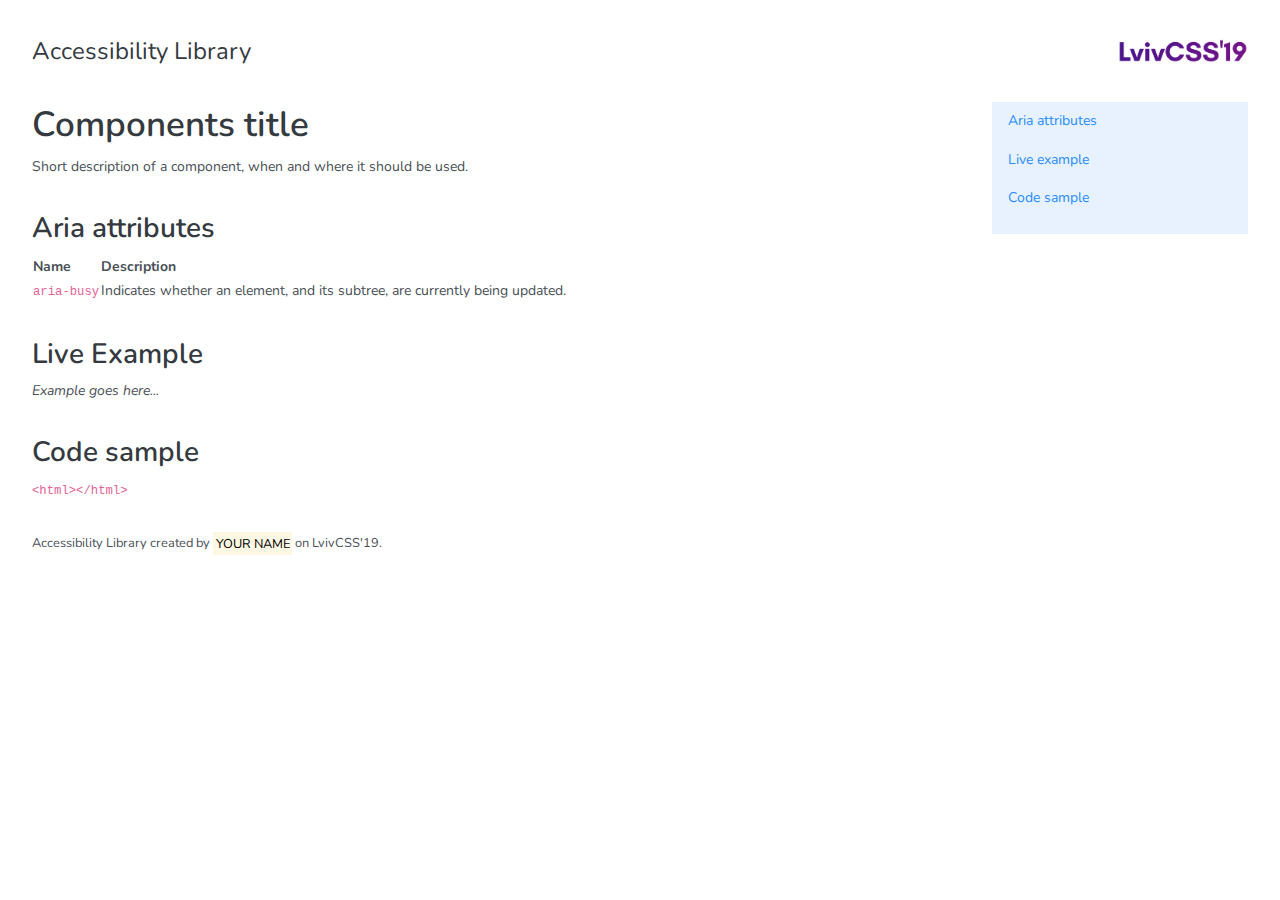
<file: page-layout.html>
<!doctype html>
<html>
<head>
    <meta charset="utf-8" />
    <meta name="viewport" content="width=device-width, initial-scale=1, shrink-to-fit=no" />

    <title>Accessibility Library</title>
    <link href="https://fonts.googleapis.com/css?family=Nunito:400,600,700,800|Roboto:400,500,700" rel="stylesheet" /> 
    <link type="text/css" href="assets/css/theme.css" rel="stylesheet" />
    <link type="text/css" href="assets/css/main.css" rel="stylesheet" />
</head>
<body>
    <div class="page">
        <header role="banner" aria-label="Page Header">
            <a href="/" class="title text-dark">Accessibility Library</a>
            <div class="lvivcss-logo">
                <img src="./assets/images/lviv-css-logo.png" alt="Lviv css 2019 logo" height="24" />
            </div>
        </header>
        
        <nav aria-label="Main Navigation" aria-labelledby="regionheading">
            <ul aria-labelledby="quicknav-page">
                <li><a href="#">Aria attributes</a></li>
                <li><a href="#">Live example</a></li>
                <li><a href="#">Code sample</a></li>
            </ul>
        </nav>
        
        <main aria-label="Main Content">
            <h1 aria-labelledby="regionmain">Components title</h1>    
            <p>
                Short description of a component, when and where it should be used.
            </p>

            <h2 class="mt-sm">Aria attributes</h2>
            <table>
                <tr>
                    <th>Name</th>
                    <th>Description</th>
                </tr>
                <tr>
                    <td><code>aria-busy</code></td>
                    <td>Indicates whether an element, and its subtree, are currently being updated.</td>
                </tr>
            </table>
        
            <h2 class="mt-sm">Live Example</h2>
            <section>
                <em>Example goes here...</em>
            </section>

            <h2 class="mt-sm">Code sample</h2>
            <section>
                <code>
                    &lt;html&gt;&lt;/html&gt;
                </code>
            </section>

        </main>

        <footer aria-label="Footer Content">
            Accessibility Library created by <mark>YOUR NAME</mark> on LvivCSS'19.
        </footer>
    </div>
</body>
</html>
</file>
<file: assets/css/theme.css>
:root{--blue: #3369d6;--indigo: #5603ad;--purple: #801096;--pink: #e36397;--red: #f03;--orange: #ff3b00;--yellow: #ffd600;--green: #00c759;--teal: #73e9ef;--cyan: #2bffc6;--white: #fff;--gray: #6c757d;--gray-dark: #343a40;--light: #dee2e6;--lighter: #f8f9fa;--primary: #288cff;--secondary: #e8f2ff;--success: #00c759;--info: #73e9ef;--warning: #ff3b00;--danger: #f03;--light: #e9ecef;--dark: #343a40;--tertiary: #192b3f;--breakpoint-xs: 0;--breakpoint-sm: 576px;--breakpoint-md: 768px;--breakpoint-lg: 992px;--breakpoint-xl: 1200px;--font-family-sans-serif: -apple-system, BlinkMacSystemFont, "Segoe UI", Roboto, "Helvetica Neue", Arial, sans-serif, "Apple Color Emoji", "Segoe UI Emoji", "Segoe UI Symbol";--font-family-monospace: SFMono-Regular, Menlo, Monaco, Consolas, "Liberation Mono", "Courier New", monospace}*,*::before,*::after{box-sizing:border-box}html{font-family:sans-serif;line-height:1.15;-webkit-text-size-adjust:100%;-ms-text-size-adjust:100%;-ms-overflow-style:scrollbar;-webkit-tap-highlight-color:transparent}@-ms-viewport{width:device-width}article,aside,dialog,figcaption,figure,footer,header,hgroup,main,nav,section{display:block}body{margin:0;font-family:"Nunito",sans-serif;font-size:.875rem;font-weight:400;line-height:1.6;color:#495057;text-align:left;background-color:#fff}[tabindex="-1"]:focus{outline:0 !important}hr{box-sizing:content-box;height:0;overflow:visible}h1,h2,h3,h4,h5,h6{margin-top:0;margin-bottom:.5rem}p{margin-top:0;margin-bottom:1rem}abbr[title],abbr[data-original-title]{text-decoration:underline;text-decoration:underline dotted;cursor:help;border-bottom:0}address{margin-bottom:1rem;font-style:normal;line-height:inherit}ol,ul,dl{margin-top:0;margin-bottom:1rem}ol ol,ul ul,ol ul,ul ol{margin-bottom:0}dt{font-weight:600}dd{margin-bottom:.5rem;margin-left:0}blockquote{margin:0 0 1rem}dfn{font-style:italic}b,strong{font-weight:bolder}small{font-size:80%}sub,sup{position:relative;font-size:75%;line-height:0;vertical-align:baseline}sub{bottom:-.25em}sup{top:-.5em}a{color:#288cff;text-decoration:none;background-color:transparent;-webkit-text-decoration-skip:objects}a:hover{color:#0066db;text-decoration:unone}a:not([href]):not([tabindex]){color:inherit;text-decoration:none}a:not([href]):not([tabindex]):hover,a:not([href]):not([tabindex]):focus{color:inherit;text-decoration:none}a:not([href]):not([tabindex]):focus{outline:0}pre,code,kbd,samp{font-family:monospace, monospace;font-size:1em}pre{margin-top:0;margin-bottom:1rem;overflow:auto;-ms-overflow-style:scrollbar}figure{margin:0 0 1rem}img{vertical-align:middle;border-style:none}svg:not(:root){overflow:hidden}table{border-collapse:collapse}caption{padding-top:.75rem;padding-bottom:.75rem;color:#adb5bd;text-align:left;caption-side:bottom}th{text-align:inherit}label{display:inline-block;margin-bottom:.5rem}button{border-radius:0}button:focus{outline:1px dotted;outline:5px auto -webkit-focus-ring-color}input,button,select,optgroup,textarea{margin:0;font-family:inherit;font-size:inherit;line-height:inherit}button,input{overflow:visible}button,select{text-transform:none}button,html [type="button"],[type="reset"],[type="submit"]{-webkit-appearance:button}button::-moz-focus-inner,[type="button"]::-moz-focus-inner,[type="reset"]::-moz-focus-inner,[type="submit"]::-moz-focus-inner{padding:0;border-style:none}input[type="radio"],input[type="checkbox"]{box-sizing:border-box;padding:0}input[type="date"],input[type="time"],input[type="datetime-local"],input[type="month"]{-webkit-appearance:listbox}textarea{overflow:auto;resize:vertical}fieldset{min-width:0;padding:0;margin:0;border:0}legend{display:block;width:100%;max-width:100%;padding:0;margin-bottom:.5rem;font-size:1.5rem;line-height:inherit;color:inherit;white-space:normal}progress{vertical-align:baseline}[type="number"]::-webkit-inner-spin-button,[type="number"]::-webkit-outer-spin-button{height:auto}[type="search"]{outline-offset:-2px;-webkit-appearance:none}[type="search"]::-webkit-search-cancel-button,[type="search"]::-webkit-search-decoration{-webkit-appearance:none}::-webkit-file-upload-button{font:inherit;-webkit-appearance:button}output{display:inline-block}summary{display:list-item;cursor:pointer}template{display:none}[hidden]{display:none !important}h1,h2,h3,h4,h5,h6,.h1,.h2,.h3,.h4,.h5,.h6{margin-bottom:.5rem;font-family:inherit;font-weight:600;line-height:1.3;color:#343a40}h1,.h1{font-size:2.1875rem}h2,.h2{font-size:1.75rem}h3,.h3{font-size:1.53125rem}h4,.h4{font-size:1.3125rem}h5,.h5{font-size:1.09375rem}h6,.h6{font-size:.875rem}.lead{font-size:1.09375rem;font-weight:300}.display-1{font-size:6rem;font-weight:300;line-height:1.3}.display-2{font-size:5.5rem;font-weight:300;line-height:1.3}.display-3{font-size:4.5rem;font-weight:300;line-height:1.3}.display-4{font-size:3.5rem;font-weight:300;line-height:1.3}hr{margin-top:1rem;margin-bottom:1rem;border:0;border-top:.0625rem solid rgba(0,0,0,0.1)}small,.small{font-size:80%;font-weight:400}mark,.mark{padding:.2em;background-color:#fcf8e3}.list-unstyled{padding-left:0;list-style:none}.list-inline{padding-left:0;list-style:none}.list-inline-item{display:inline-block}.list-inline-item:not(:last-child){margin-right:.5rem}.initialism{font-size:90%;text-transform:uppercase}.blockquote{margin-bottom:1rem;font-size:1.09375rem}.blockquote-footer{display:block;font-size:80%;color:#6c757d}.blockquote-footer::before{content:"\2014 \00A0"}.img-fluid{max-width:100%;height:auto}.img-thumbnail{padding:.25rem;background-color:#fff;border:.0625rem solid #dee2e6;border-radius:.375rem;box-shadow:0 1px 2px rgba(0,0,0,0.075);max-width:100%;height:auto}.figure{display:inline-block}.figure-img{margin-bottom:.5rem;line-height:1}.figure-caption{font-size:90%;color:#6c757d}code,kbd,pre,samp{font-family:SFMono-Regular,Menlo,Monaco,Consolas,"Liberation Mono","Courier New",monospace}code{font-size:87.5%;color:#e36397;word-break:break-word}a>code{color:inherit}kbd{padding:.2rem .4rem;font-size:87.5%;color:#fff;background-color:#212529;border-radius:.25rem;box-shadow:inset 0 -0.1rem 0 rgba(0,0,0,0.25)}kbd kbd{padding:0;font-size:100%;font-weight:600;box-shadow:none}pre{display:block;font-size:87.5%;color:#212529}pre code{font-size:inherit;color:inherit;word-break:normal}.pre-scrollable{max-height:340px;overflow-y:scroll}.container{width:100%;padding-right:15px;padding-left:15px;margin-right:auto;margin-left:auto}@media (min-width: 576px){.container{max-width:540px}}@media (min-width: 768px){.container{max-width:720px}}@media (min-width: 992px){.container{max-width:960px}}@media (min-width: 1200px){.container{max-width:1140px}}.container-fluid{width:100%;padding-right:15px;padding-left:15px;margin-right:auto;margin-left:auto}.row{display:flex;flex-wrap:wrap;margin-right:-15px;margin-left:-15px}.no-gutters{margin-right:0;margin-left:0}.no-gutters>.col,.no-gutters>[class*="col-"]{padding-right:0;padding-left:0}.col-1,.col-2,.col-3,.col-4,.col-5,.col-6,.col-7,.col-8,.col-9,.col-10,.col-11,.col-12,.col,.col-auto,.col-sm-1,.col-sm-2,.col-sm-3,.col-sm-4,.col-sm-5,.col-sm-6,.col-sm-7,.col-sm-8,.col-sm-9,.col-sm-10,.col-sm-11,.col-sm-12,.col-sm,.col-sm-auto,.col-md-1,.col-md-2,.col-md-3,.col-md-4,.col-md-5,.col-md-6,.col-md-7,.col-md-8,.col-md-9,.col-md-10,.col-md-11,.col-md-12,.col-md,.col-md-auto,.col-lg-1,.col-lg-2,.col-lg-3,.col-lg-4,.col-lg-5,.col-lg-6,.col-lg-7,.col-lg-8,.col-lg-9,.col-lg-10,.col-lg-11,.col-lg-12,.col-lg,.col-lg-auto,.col-xl-1,.col-xl-2,.col-xl-3,.col-xl-4,.col-xl-5,.col-xl-6,.col-xl-7,.col-xl-8,.col-xl-9,.col-xl-10,.col-xl-11,.col-xl-12,.col-xl,.col-xl-auto{position:relative;width:100%;min-height:1px;padding-right:15px;padding-left:15px}.col{flex-basis:0;flex-grow:1;max-width:100%}.col-auto{flex:0 0 auto;width:auto;max-width:none}.col-1{flex:0 0 8.3333333333%;max-width:8.3333333333%}.col-2{flex:0 0 16.6666666667%;max-width:16.6666666667%}.col-3{flex:0 0 25%;max-width:25%}.col-4{flex:0 0 33.3333333333%;max-width:33.3333333333%}.col-5{flex:0 0 41.6666666667%;max-width:41.6666666667%}.col-6{flex:0 0 50%;max-width:50%}.col-7{flex:0 0 58.3333333333%;max-width:58.3333333333%}.col-8{flex:0 0 66.6666666667%;max-width:66.6666666667%}.col-9{flex:0 0 75%;max-width:75%}.col-10{flex:0 0 83.3333333333%;max-width:83.3333333333%}.col-11{flex:0 0 91.6666666667%;max-width:91.6666666667%}.col-12{flex:0 0 100%;max-width:100%}.order-first{order:-1}.order-last{order:13}.order-0{order:0}.order-1{order:1}.order-2{order:2}.order-3{order:3}.order-4{order:4}.order-5{order:5}.order-6{order:6}.order-7{order:7}.order-8{order:8}.order-9{order:9}.order-10{order:10}.order-11{order:11}.order-12{order:12}.offset-1{margin-left:8.3333333333%}.offset-2{margin-left:16.6666666667%}.offset-3{margin-left:25%}.offset-4{margin-left:33.3333333333%}.offset-5{margin-left:41.6666666667%}.offset-6{margin-left:50%}.offset-7{margin-left:58.3333333333%}.offset-8{margin-left:66.6666666667%}.offset-9{margin-left:75%}.offset-10{margin-left:83.3333333333%}.offset-11{margin-left:91.6666666667%}@media (min-width: 576px){.col-sm{flex-basis:0;flex-grow:1;max-width:100%}.col-sm-auto{flex:0 0 auto;width:auto;max-width:none}.col-sm-1{flex:0 0 8.3333333333%;max-width:8.3333333333%}.col-sm-2{flex:0 0 16.6666666667%;max-width:16.6666666667%}.col-sm-3{flex:0 0 25%;max-width:25%}.col-sm-4{flex:0 0 33.3333333333%;max-width:33.3333333333%}.col-sm-5{flex:0 0 41.6666666667%;max-width:41.6666666667%}.col-sm-6{flex:0 0 50%;max-width:50%}.col-sm-7{flex:0 0 58.3333333333%;max-width:58.3333333333%}.col-sm-8{flex:0 0 66.6666666667%;max-width:66.6666666667%}.col-sm-9{flex:0 0 75%;max-width:75%}.col-sm-10{flex:0 0 83.3333333333%;max-width:83.3333333333%}.col-sm-11{flex:0 0 91.6666666667%;max-width:91.6666666667%}.col-sm-12{flex:0 0 100%;max-width:100%}.order-sm-first{order:-1}.order-sm-last{order:13}.order-sm-0{order:0}.order-sm-1{order:1}.order-sm-2{order:2}.order-sm-3{order:3}.order-sm-4{order:4}.order-sm-5{order:5}.order-sm-6{order:6}.order-sm-7{order:7}.order-sm-8{order:8}.order-sm-9{order:9}.order-sm-10{order:10}.order-sm-11{order:11}.order-sm-12{order:12}.offset-sm-0{margin-left:0}.offset-sm-1{margin-left:8.3333333333%}.offset-sm-2{margin-left:16.6666666667%}.offset-sm-3{margin-left:25%}.offset-sm-4{margin-left:33.3333333333%}.offset-sm-5{margin-left:41.6666666667%}.offset-sm-6{margin-left:50%}.offset-sm-7{margin-left:58.3333333333%}.offset-sm-8{margin-left:66.6666666667%}.offset-sm-9{margin-left:75%}.offset-sm-10{margin-left:83.3333333333%}.offset-sm-11{margin-left:91.6666666667%}}@media (min-width: 768px){.col-md{flex-basis:0;flex-grow:1;max-width:100%}.col-md-auto{flex:0 0 auto;width:auto;max-width:none}.col-md-1{flex:0 0 8.3333333333%;max-width:8.3333333333%}.col-md-2{flex:0 0 16.6666666667%;max-width:16.6666666667%}.col-md-3{flex:0 0 25%;max-width:25%}.col-md-4{flex:0 0 33.3333333333%;max-width:33.3333333333%}.col-md-5{flex:0 0 41.6666666667%;max-width:41.6666666667%}.col-md-6{flex:0 0 50%;max-width:50%}.col-md-7{flex:0 0 58.3333333333%;max-width:58.3333333333%}.col-md-8{flex:0 0 66.6666666667%;max-width:66.6666666667%}.col-md-9{flex:0 0 75%;max-width:75%}.col-md-10{flex:0 0 83.3333333333%;max-width:83.3333333333%}.col-md-11{flex:0 0 91.6666666667%;max-width:91.6666666667%}.col-md-12{flex:0 0 100%;max-width:100%}.order-md-first{order:-1}.order-md-last{order:13}.order-md-0{order:0}.order-md-1{order:1}.order-md-2{order:2}.order-md-3{order:3}.order-md-4{order:4}.order-md-5{order:5}.order-md-6{order:6}.order-md-7{order:7}.order-md-8{order:8}.order-md-9{order:9}.order-md-10{order:10}.order-md-11{order:11}.order-md-12{order:12}.offset-md-0{margin-left:0}.offset-md-1{margin-left:8.3333333333%}.offset-md-2{margin-left:16.6666666667%}.offset-md-3{margin-left:25%}.offset-md-4{margin-left:33.3333333333%}.offset-md-5{margin-left:41.6666666667%}.offset-md-6{margin-left:50%}.offset-md-7{margin-left:58.3333333333%}.offset-md-8{margin-left:66.6666666667%}.offset-md-9{margin-left:75%}.offset-md-10{margin-left:83.3333333333%}.offset-md-11{margin-left:91.6666666667%}}@media (min-width: 992px){.col-lg{flex-basis:0;flex-grow:1;max-width:100%}.col-lg-auto{flex:0 0 auto;width:auto;max-width:none}.col-lg-1{flex:0 0 8.3333333333%;max-width:8.3333333333%}.col-lg-2{flex:0 0 16.6666666667%;max-width:16.6666666667%}.col-lg-3{flex:0 0 25%;max-width:25%}.col-lg-4{flex:0 0 33.3333333333%;max-width:33.3333333333%}.col-lg-5{flex:0 0 41.6666666667%;max-width:41.6666666667%}.col-lg-6{flex:0 0 50%;max-width:50%}.col-lg-7{flex:0 0 58.3333333333%;max-width:58.3333333333%}.col-lg-8{flex:0 0 66.6666666667%;max-width:66.6666666667%}.col-lg-9{flex:0 0 75%;max-width:75%}.col-lg-10{flex:0 0 83.3333333333%;max-width:83.3333333333%}.col-lg-11{flex:0 0 91.6666666667%;max-width:91.6666666667%}.col-lg-12{flex:0 0 100%;max-width:100%}.order-lg-first{order:-1}.order-lg-last{order:13}.order-lg-0{order:0}.order-lg-1{order:1}.order-lg-2{order:2}.order-lg-3{order:3}.order-lg-4{order:4}.order-lg-5{order:5}.order-lg-6{order:6}.order-lg-7{order:7}.order-lg-8{order:8}.order-lg-9{order:9}.order-lg-10{order:10}.order-lg-11{order:11}.order-lg-12{order:12}.offset-lg-0{margin-left:0}.offset-lg-1{margin-left:8.3333333333%}.offset-lg-2{margin-left:16.6666666667%}.offset-lg-3{margin-left:25%}.offset-lg-4{margin-left:33.3333333333%}.offset-lg-5{margin-left:41.6666666667%}.offset-lg-6{margin-left:50%}.offset-lg-7{margin-left:58.3333333333%}.offset-lg-8{margin-left:66.6666666667%}.offset-lg-9{margin-left:75%}.offset-lg-10{margin-left:83.3333333333%}.offset-lg-11{margin-left:91.6666666667%}}@media (min-width: 1200px){.col-xl{flex-basis:0;flex-grow:1;max-width:100%}.col-xl-auto{flex:0 0 auto;width:auto;max-width:none}.col-xl-1{flex:0 0 8.3333333333%;max-width:8.3333333333%}.col-xl-2{flex:0 0 16.6666666667%;max-width:16.6666666667%}.col-xl-3{flex:0 0 25%;max-width:25%}.col-xl-4{flex:0 0 33.3333333333%;max-width:33.3333333333%}.col-xl-5{flex:0 0 41.6666666667%;max-width:41.6666666667%}.col-xl-6{flex:0 0 50%;max-width:50%}.col-xl-7{flex:0 0 58.3333333333%;max-width:58.3333333333%}.col-xl-8{flex:0 0 66.6666666667%;max-width:66.6666666667%}.col-xl-9{flex:0 0 75%;max-width:75%}.col-xl-10{flex:0 0 83.3333333333%;max-width:83.3333333333%}.col-xl-11{flex:0 0 91.6666666667%;max-width:91.6666666667%}.col-xl-12{flex:0 0 100%;max-width:100%}.order-xl-first{order:-1}.order-xl-last{order:13}.order-xl-0{order:0}.order-xl-1{order:1}.order-xl-2{order:2}.order-xl-3{order:3}.order-xl-4{order:4}.order-xl-5{order:5}.order-xl-6{order:6}.order-xl-7{order:7}.order-xl-8{order:8}.order-xl-9{order:9}.order-xl-10{order:10}.order-xl-11{order:11}.order-xl-12{order:12}.offset-xl-0{margin-left:0}.offset-xl-1{margin-left:8.3333333333%}.offset-xl-2{margin-left:16.6666666667%}.offset-xl-3{margin-left:25%}.offset-xl-4{margin-left:33.3333333333%}.offset-xl-5{margin-left:41.6666666667%}.offset-xl-6{margin-left:50%}.offset-xl-7{margin-left:58.3333333333%}.offset-xl-8{margin-left:66.6666666667%}.offset-xl-9{margin-left:75%}.offset-xl-10{margin-left:83.3333333333%}.offset-xl-11{margin-left:91.6666666667%}}.table{width:100%;max-width:100%;margin-bottom:1rem;background-color:transparent}.table th,.table td{padding:.75rem;vertical-align:top;border-top:.0625rem solid #dee2e6}.table thead th{vertical-align:bottom;border-bottom:.125rem solid #dee2e6}.table tbody+tbody{border-top:.125rem solid #dee2e6}.table .table{background-color:#fff}.table-sm th,.table-sm td{padding:.3rem}.table-bordered{border:.0625rem solid #dee2e6}.table-bordered th,.table-bordered td{border:.0625rem solid #dee2e6}.table-bordered thead th,.table-bordered thead td{border-bottom-width:.125rem}.table-striped tbody tr:nth-of-type(odd){background-color:rgba(0,0,0,0.05)}.table-hover tbody tr:hover{background-color:rgba(0,0,0,0.075)}.table-primary,.table-primary>th,.table-primary>td{background-color:#c3dfff}.table-hover .table-primary:hover{background-color:#aad1ff}.table-hover .table-primary:hover>td,.table-hover .table-primary:hover>th{background-color:#aad1ff}.table-secondary,.table-secondary>th,.table-secondary>td{background-color:#f9fbff}.table-hover .table-secondary:hover{background-color:#e0eaff}.table-hover .table-secondary:hover>td,.table-hover .table-secondary:hover>th{background-color:#e0eaff}.table-success,.table-success>th,.table-success>td{background-color:#b8efd1}.table-hover .table-success:hover{background-color:#a3eac4}.table-hover .table-success:hover>td,.table-hover .table-success:hover>th{background-color:#a3eac4}.table-info,.table-info>th,.table-info>td{background-color:#d8f9fb}.table-hover .table-info:hover{background-color:#c1f5f9}.table-hover .table-info:hover>td,.table-hover .table-info:hover>th{background-color:#c1f5f9}.table-warning,.table-warning>th,.table-warning>td{background-color:#ffc8b8}.table-hover .table-warning:hover{background-color:#ffb49f}.table-hover .table-warning:hover>td,.table-hover .table-warning:hover>th{background-color:#ffb49f}.table-danger,.table-danger>th,.table-danger>td{background-color:#ffb8c6}.table-hover .table-danger:hover{background-color:#ff9fb2}.table-hover .table-danger:hover>td,.table-hover .table-danger:hover>th{background-color:#ff9fb2}.table-light,.table-light>th,.table-light>td{background-color:#f9fafb}.table-hover .table-light:hover{background-color:#eaedf1}.table-hover .table-light:hover>td,.table-hover .table-light:hover>th{background-color:#eaedf1}.table-dark,.table-dark>th,.table-dark>td{background-color:#c6c8ca}.table-hover .table-dark:hover{background-color:#b9bbbe}.table-hover .table-dark:hover>td,.table-hover .table-dark:hover>th{background-color:#b9bbbe}.table-tertiary,.table-tertiary>th,.table-tertiary>td{background-color:#bfc4c9}.table-hover .table-tertiary:hover{background-color:#b1b7bd}.table-hover .table-tertiary:hover>td,.table-hover .table-tertiary:hover>th{background-color:#b1b7bd}.table-active,.table-active>th,.table-active>td{background-color:rgba(0,0,0,0.075)}.table-hover .table-active:hover{background-color:rgba(0,0,0,0.075)}.table-hover .table-active:hover>td,.table-hover .table-active:hover>th{background-color:rgba(0,0,0,0.075)}.table .thead-dark th{color:#fff;background-color:#212529;border-color:#32383e}.table .thead-light th{color:#495057;background-color:#e9ecef;border-color:#dee2e6}.table-dark{color:#fff;background-color:#212529}.table-dark th,.table-dark td,.table-dark thead th{border-color:#32383e}.table-dark.table-bordered{border:0}.table-dark.table-striped tbody tr:nth-of-type(odd){background-color:rgba(255,255,255,0.05)}.table-dark.table-hover tbody tr:hover{background-color:rgba(255,255,255,0.075)}@media (max-width: 575.98px){.table-responsive-sm{display:block;width:100%;overflow-x:auto;-webkit-overflow-scrolling:touch;-ms-overflow-style:-ms-autohiding-scrollbar}.table-responsive-sm>.table-bordered{border:0}}@media (max-width: 767.98px){.table-responsive-md{display:block;width:100%;overflow-x:auto;-webkit-overflow-scrolling:touch;-ms-overflow-style:-ms-autohiding-scrollbar}.table-responsive-md>.table-bordered{border:0}}@media (max-width: 991.98px){.table-responsive-lg{display:block;width:100%;overflow-x:auto;-webkit-overflow-scrolling:touch;-ms-overflow-style:-ms-autohiding-scrollbar}.table-responsive-lg>.table-bordered{border:0}}@media (max-width: 1199.98px){.table-responsive-xl{display:block;width:100%;overflow-x:auto;-webkit-overflow-scrolling:touch;-ms-overflow-style:-ms-autohiding-scrollbar}.table-responsive-xl>.table-bordered{border:0}}.table-responsive{display:block;width:100%;overflow-x:auto;-webkit-overflow-scrolling:touch;-ms-overflow-style:-ms-autohiding-scrollbar}.table-responsive>.table-bordered{border:0}.form-control{display:block;width:100%;padding:.75rem 1rem;font-size:.875rem;line-height:1.6;color:#495057;background-color:#fff;background-clip:padding-box;border:.0625rem solid #ced4da;border-radius:.375rem;box-shadow:none;transition:all 0.2s ease-in-out}.form-control::-ms-expand{background-color:transparent;border:0}.form-control:focus{color:#495057;background-color:#f8f9fa;border-color:#ced4da;outline:0;box-shadow:none,0 4px 10px 0 rgba(0,0,0,0.04)}.form-control::placeholder{color:#6c757d;opacity:1}.form-control:disabled,.form-control[readonly]{background-color:#e9ecef;opacity:1}select.form-control:not([size]):not([multiple]){height:calc(2.9rem + .125rem)}select.form-control:focus::-ms-value{color:#495057;background-color:#fff}.form-control-file,.form-control-range{display:block;width:100%}.col-form-label{padding-top:calc(.75rem + .0625rem);padding-bottom:calc(.75rem + .0625rem);margin-bottom:0;font-size:inherit;line-height:1.6}.col-form-label-lg{padding-top:calc(.95rem + .0625rem);padding-bottom:calc(.95rem + .0625rem);font-size:1.09375rem;line-height:1.5}.col-form-label-sm{padding-top:calc(.55rem + .0625rem);padding-bottom:calc(.55rem + .0625rem);font-size:.765625rem;line-height:1.5}.form-control-plaintext{display:block;width:100%;padding-top:.75rem;padding-bottom:.75rem;margin-bottom:0;line-height:1.6;background-color:transparent;border:solid transparent;border-width:.0625rem 0}.form-control-plaintext.form-control-sm,.input-group-sm>.form-control-plaintext.form-control,.input-group-sm>.input-group-prepend>.form-control-plaintext.input-group-text,.input-group-sm>.input-group-append>.form-control-plaintext.input-group-text,.input-group-sm>.input-group-prepend>.form-control-plaintext.btn,.input-group-sm>.input-group-append>.form-control-plaintext.btn,.form-control-plaintext.form-control-lg,.input-group-lg>.form-control-plaintext.form-control,.input-group-lg>.input-group-prepend>.form-control-plaintext.input-group-text,.input-group-lg>.input-group-append>.form-control-plaintext.input-group-text,.input-group-lg>.input-group-prepend>.form-control-plaintext.btn,.input-group-lg>.input-group-append>.form-control-plaintext.btn{padding-right:0;padding-left:0}.form-control-sm,.input-group-sm>.form-control,.input-group-sm>.input-group-prepend>.input-group-text,.input-group-sm>.input-group-append>.input-group-text,.input-group-sm>.input-group-prepend>.btn,.input-group-sm>.input-group-append>.btn{padding:.55rem 1rem;font-size:.765625rem;line-height:1.5;border-radius:.25rem}select.form-control-sm:not([size]):not([multiple]),.input-group-sm>select.form-control:not([size]):not([multiple]),.input-group-sm>.input-group-prepend>select.input-group-text:not([size]):not([multiple]),.input-group-sm>.input-group-append>select.input-group-text:not([size]):not([multiple]),.input-group-sm>.input-group-prepend>select.btn:not([size]):not([multiple]),.input-group-sm>.input-group-append>select.btn:not([size]):not([multiple]){height:calc(2.2484375rem + .125rem)}.form-control-lg,.input-group-lg>.form-control,.input-group-lg>.input-group-prepend>.input-group-text,.input-group-lg>.input-group-append>.input-group-text,.input-group-lg>.input-group-prepend>.btn,.input-group-lg>.input-group-append>.btn{padding:.95rem 1rem;font-size:1.09375rem;line-height:1.5;border-radius:.375rem}select.form-control-lg:not([size]):not([multiple]),.input-group-lg>select.form-control:not([size]):not([multiple]),.input-group-lg>.input-group-prepend>select.input-group-text:not([size]):not([multiple]),.input-group-lg>.input-group-append>select.input-group-text:not([size]):not([multiple]),.input-group-lg>.input-group-prepend>select.btn:not([size]):not([multiple]),.input-group-lg>.input-group-append>select.btn:not([size]):not([multiple]){height:calc(3.540625rem + .125rem)}.form-group{margin-bottom:1rem}.form-text{display:block;margin-top:.25rem}.form-row{display:flex;flex-wrap:wrap;margin-right:-5px;margin-left:-5px}.form-row>.col,.form-row>[class*="col-"]{padding-right:5px;padding-left:5px}.form-check{position:relative;display:block;padding-left:1.25rem}.form-check-input{position:absolute;margin-top:.3rem;margin-left:-1.25rem}.form-check-input:disabled ~ .form-check-label{color:#adb5bd}.form-check-label{margin-bottom:0}.form-check-inline{display:inline-flex;align-items:center;padding-left:0;margin-right:.75rem}.form-check-inline .form-check-input{position:static;margin-top:0;margin-right:.3125rem;margin-left:0}.valid-feedback{display:none;width:100%;margin-top:.25rem;font-size:80%;color:#00c759}.valid-tooltip{position:absolute;top:100%;z-index:5;display:none;max-width:100%;padding:.5rem;margin-top:.1rem;font-size:.875rem;line-height:1;color:#fff;background-color:rgba(0,199,89,0.8);border-radius:.2rem}.was-validated .form-control:valid,.form-control.is-valid,.was-validated .custom-select:valid,.custom-select.is-valid{border-color:#00c759}.was-validated .form-control:valid:focus,.form-control.is-valid:focus,.was-validated .custom-select:valid:focus,.custom-select.is-valid:focus{border-color:#00c759;box-shadow:0 0 0 0 rgba(0,199,89,0.25)}.was-validated .form-control:valid ~ .valid-feedback,.was-validated .form-control:valid ~ .valid-tooltip,.form-control.is-valid ~ .valid-feedback,.form-control.is-valid ~ .valid-tooltip,.was-validated .custom-select:valid ~ .valid-feedback,.was-validated .custom-select:valid ~ .valid-tooltip,.custom-select.is-valid ~ .valid-feedback,.custom-select.is-valid ~ .valid-tooltip{display:block}.was-validated .form-check-input:valid ~ .form-check-label,.form-check-input.is-valid ~ .form-check-label{color:#00c759}.was-validated .form-check-input:valid ~ .valid-feedback,.was-validated .form-check-input:valid ~ .valid-tooltip,.form-check-input.is-valid ~ .valid-feedback,.form-check-input.is-valid ~ .valid-tooltip{display:block}.was-validated .custom-control-input:valid ~ .custom-control-label,.custom-control-input.is-valid ~ .custom-control-label{color:#00c759}.was-validated .custom-control-input:valid ~ .custom-control-label::before,.custom-control-input.is-valid ~ .custom-control-label::before{background-color:#48ff9a;border-color:#48ff9a}.was-validated .custom-control-input:valid ~ .valid-feedback,.was-validated .custom-control-input:valid ~ .valid-tooltip,.custom-control-input.is-valid ~ .valid-feedback,.custom-control-input.is-valid ~ .valid-tooltip{display:block}.was-validated .custom-control-input:valid:checked ~ .custom-control-label::before,.custom-control-input.is-valid:checked ~ .custom-control-label::before{background:#00fa70 linear-gradient(180deg, #26fb85, #00fa70) repeat-x;border-color:#48ff9a}.was-validated .custom-control-input:valid:focus ~ .custom-control-label::before,.custom-control-input.is-valid:focus ~ .custom-control-label::before{box-shadow:0 0 0 1px #fff,0 0 0 0 rgba(0,199,89,0.25)}.was-validated .custom-file-input:valid ~ .custom-file-label,.custom-file-input.is-valid ~ .custom-file-label{border-color:#00c759}.was-validated .custom-file-input:valid ~ .custom-file-label::before,.custom-file-input.is-valid ~ .custom-file-label::before{border-color:inherit}.was-validated .custom-file-input:valid ~ .valid-feedback,.was-validated .custom-file-input:valid ~ .valid-tooltip,.custom-file-input.is-valid ~ .valid-feedback,.custom-file-input.is-valid ~ .valid-tooltip{display:block}.was-validated .custom-file-input:valid:focus ~ .custom-file-label,.custom-file-input.is-valid:focus ~ .custom-file-label{box-shadow:0 0 0 0 rgba(0,199,89,0.25)}.invalid-feedback{display:none;width:100%;margin-top:.25rem;font-size:80%;color:#f03}.invalid-tooltip{position:absolute;top:100%;z-index:5;display:none;max-width:100%;padding:.5rem;margin-top:.1rem;font-size:.875rem;line-height:1;color:#fff;background-color:rgba(255,0,51,0.8);border-radius:.2rem}.was-validated .form-control:invalid,.form-control.is-invalid,.was-validated .custom-select:invalid,.custom-select.is-invalid{border-color:#f03}.was-validated .form-control:invalid:focus,.form-control.is-invalid:focus,.was-validated .custom-select:invalid:focus,.custom-select.is-invalid:focus{border-color:#f03;box-shadow:0 0 0 0 rgba(255,0,51,0.25)}.was-validated .form-control:invalid ~ .invalid-feedback,.was-validated .form-control:invalid ~ .invalid-tooltip,.form-control.is-invalid ~ .invalid-feedback,.form-control.is-invalid ~ .invalid-tooltip,.was-validated .custom-select:invalid ~ .invalid-feedback,.was-validated .custom-select:invalid ~ .invalid-tooltip,.custom-select.is-invalid ~ .invalid-feedback,.custom-select.is-invalid ~ .invalid-tooltip{display:block}.was-validated .form-check-input:invalid ~ .form-check-label,.form-check-input.is-invalid ~ .form-check-label{color:#f03}.was-validated .form-check-input:invalid ~ .invalid-feedback,.was-validated .form-check-input:invalid ~ .invalid-tooltip,.form-check-input.is-invalid ~ .invalid-feedback,.form-check-input.is-invalid ~ .invalid-tooltip{display:block}.was-validated .custom-control-input:invalid ~ .custom-control-label,.custom-control-input.is-invalid ~ .custom-control-label{color:#f03}.was-validated .custom-control-input:invalid ~ .custom-control-label::before,.custom-control-input.is-invalid ~ .custom-control-label::before{background-color:#ff8099;border-color:#ff8099}.was-validated .custom-control-input:invalid ~ .invalid-feedback,.was-validated .custom-control-input:invalid ~ .invalid-tooltip,.custom-control-input.is-invalid ~ .invalid-feedback,.custom-control-input.is-invalid ~ .invalid-tooltip{display:block}.was-validated .custom-control-input:invalid:checked ~ .custom-control-label::before,.custom-control-input.is-invalid:checked ~ .custom-control-label::before{background:#ff335c linear-gradient(180deg, #ff5274, #ff335c) repeat-x;border-color:#ff8099}.was-validated .custom-control-input:invalid:focus ~ .custom-control-label::before,.custom-control-input.is-invalid:focus ~ .custom-control-label::before{box-shadow:0 0 0 1px #fff,0 0 0 0 rgba(255,0,51,0.25)}.was-validated .custom-file-input:invalid ~ .custom-file-label,.custom-file-input.is-invalid ~ .custom-file-label{border-color:#f03}.was-validated .custom-file-input:invalid ~ .custom-file-label::before,.custom-file-input.is-invalid ~ .custom-file-label::before{border-color:inherit}.was-validated .custom-file-input:invalid ~ .invalid-feedback,.was-validated .custom-file-input:invalid ~ .invalid-tooltip,.custom-file-input.is-invalid ~ .invalid-feedback,.custom-file-input.is-invalid ~ .invalid-tooltip{display:block}.was-validated .custom-file-input:invalid:focus ~ .custom-file-label,.custom-file-input.is-invalid:focus ~ .custom-file-label{box-shadow:0 0 0 0 rgba(255,0,51,0.25)}.form-inline{display:flex;flex-flow:row wrap;align-items:center}.form-inline .form-check{width:100%}@media (min-width: 576px){.form-inline label{display:flex;align-items:center;justify-content:center;margin-bottom:0}.form-inline .form-group{display:flex;flex:0 0 auto;flex-flow:row wrap;align-items:center;margin-bottom:0}.form-inline .form-control{display:inline-block;width:auto;vertical-align:middle}.form-inline .form-control-plaintext{display:inline-block}.form-inline .input-group{width:auto}.form-inline .form-check{display:flex;align-items:center;justify-content:center;width:auto;padding-left:0}.form-inline .form-check-input{position:relative;margin-top:0;margin-right:.25rem;margin-left:0}.form-inline .custom-control{align-items:center;justify-content:center}.form-inline .custom-control-label{margin-bottom:0}}.btn{display:inline-block;font-weight:600;text-align:center;white-space:nowrap;vertical-align:middle;user-select:none;border:.0625rem solid transparent;padding:.75rem 1.5rem;font-size:.875rem;line-height:1.6;border-radius:.375rem;transition:color 0.15s ease-in-out,background-color 0.15s ease-in-out,border-color 0.15s ease-in-out,box-shadow 0.15s ease-in-out}.btn:hover,.btn:focus{text-decoration:none}.btn:focus,.btn.focus{outline:0;box-shadow:0 4px 10px 0 rgba(0,0,0,0.04)}.btn.disabled,.btn:disabled{opacity:.65;box-shadow:none}.btn:not(:disabled):not(.disabled){cursor:pointer}.btn:not(:disabled):not(.disabled):active,.btn:not(:disabled):not(.disabled).active{background-image:none;box-shadow:none}.btn:not(:disabled):not(.disabled):active:focus,.btn:not(:disabled):not(.disabled).active:focus{box-shadow:0 4px 10px 0 rgba(0,0,0,0.04),none}a.btn.disabled,fieldset:disabled a.btn{pointer-events:none}.btn-primary{color:#fff;background:#288cff linear-gradient(180deg, #489dff, #288cff) repeat-x;border-color:#288cff;box-shadow:none}.btn-primary:hover{color:#fff;background:#0278ff linear-gradient(180deg, #288cff, #0278ff) repeat-x;border-color:#0071f4}.btn-primary:focus,.btn-primary.focus{box-shadow:none,0 0 0 0 rgba(40,140,255,0.5)}.btn-primary.disabled,.btn-primary:disabled{color:#fff;background-color:#288cff;border-color:#288cff}.btn-primary:not(:disabled):not(.disabled):active,.btn-primary:not(:disabled):not(.disabled).active,.show>.btn-primary.dropdown-toggle{color:#fff;background-color:#0071f4;background-image:none;border-color:#006ce7}.btn-primary:not(:disabled):not(.disabled):active:focus,.btn-primary:not(:disabled):not(.disabled).active:focus,.show>.btn-primary.dropdown-toggle:focus{box-shadow:none,0 0 0 0 rgba(40,140,255,0.5)}.btn-secondary{color:#212529;background:#e8f2ff linear-gradient(180deg, #ebf4ff, #e8f2ff) repeat-x;border-color:#e8f2ff;box-shadow:none}.btn-secondary:hover{color:#212529;background:#c2dcff linear-gradient(180deg, #cbe1ff, #c2dcff) repeat-x;border-color:#b5d5ff}.btn-secondary:focus,.btn-secondary.focus{box-shadow:none,0 0 0 0 rgba(232,242,255,0.5)}.btn-secondary.disabled,.btn-secondary:disabled{color:#212529;background-color:#e8f2ff;border-color:#e8f2ff}.btn-secondary:not(:disabled):not(.disabled):active,.btn-secondary:not(:disabled):not(.disabled).active,.show>.btn-secondary.dropdown-toggle{color:#212529;background-color:#b5d5ff;background-image:none;border-color:#a8ceff}.btn-secondary:not(:disabled):not(.disabled):active:focus,.btn-secondary:not(:disabled):not(.disabled).active:focus,.show>.btn-secondary.dropdown-toggle:focus{box-shadow:none,0 0 0 0 rgba(232,242,255,0.5)}.btn-success{color:#fff;background:#00c759 linear-gradient(180deg, #26cf72, #00c759) repeat-x;border-color:#00c759;box-shadow:none}.btn-success:hover{color:#fff;background:#00a148 linear-gradient(180deg, #26af63, #00a148) repeat-x;border-color:#009442}.btn-success:focus,.btn-success.focus{box-shadow:none,0 0 0 0 rgba(0,199,89,0.5)}.btn-success.disabled,.btn-success:disabled{color:#fff;background-color:#00c759;border-color:#00c759}.btn-success:not(:disabled):not(.disabled):active,.btn-success:not(:disabled):not(.disabled).active,.show>.btn-success.dropdown-toggle{color:#fff;background-color:#009442;background-image:none;border-color:#00873c}.btn-success:not(:disabled):not(.disabled):active:focus,.btn-success:not(:disabled):not(.disabled).active:focus,.show>.btn-success.dropdown-toggle:focus{box-shadow:none,0 0 0 0 rgba(0,199,89,0.5)}.btn-info{color:#212529;background:#73e9ef linear-gradient(180deg, #88ecf1, #73e9ef) repeat-x;border-color:#73e9ef;box-shadow:none}.btn-info:hover{color:#212529;background:#51e4eb linear-gradient(180deg, #6be8ee, #51e4eb) repeat-x;border-color:#45e2ea}.btn-info:focus,.btn-info.focus{box-shadow:none,0 0 0 0 rgba(115,233,239,0.5)}.btn-info.disabled,.btn-info:disabled{color:#212529;background-color:#73e9ef;border-color:#73e9ef}.btn-info:not(:disabled):not(.disabled):active,.btn-info:not(:disabled):not(.disabled).active,.show>.btn-info.dropdown-toggle{color:#212529;background-color:#45e2ea;background-image:none;border-color:#3ae0e8}.btn-info:not(:disabled):not(.disabled):active:focus,.btn-info:not(:disabled):not(.disabled).active:focus,.show>.btn-info.dropdown-toggle:focus{box-shadow:none,0 0 0 0 rgba(115,233,239,0.5)}.btn-warning{color:#fff;background:#ff3b00 linear-gradient(180deg, #ff5826, #ff3b00) repeat-x;border-color:#ff3b00;box-shadow:none}.btn-warning:hover{color:#fff;background:#d93200 linear-gradient(180deg, #df5126, #d93200) repeat-x;border-color:#cc2f00}.btn-warning:focus,.btn-warning.focus{box-shadow:none,0 0 0 0 rgba(255,59,0,0.5)}.btn-warning.disabled,.btn-warning:disabled{color:#fff;background-color:#ff3b00;border-color:#ff3b00}.btn-warning:not(:disabled):not(.disabled):active,.btn-warning:not(:disabled):not(.disabled).active,.show>.btn-warning.dropdown-toggle{color:#fff;background-color:#cc2f00;background-image:none;border-color:#bf2c00}.btn-warning:not(:disabled):not(.disabled):active:focus,.btn-warning:not(:disabled):not(.disabled).active:focus,.show>.btn-warning.dropdown-toggle:focus{box-shadow:none,0 0 0 0 rgba(255,59,0,0.5)}.btn-danger{color:#fff;background:#f03 linear-gradient(180deg, #ff2652, #f03) repeat-x;border-color:#f03;box-shadow:none}.btn-danger:hover{color:#fff;background:#d9002b linear-gradient(180deg, #df264b, #d9002b) repeat-x;border-color:#cc0029}.btn-danger:focus,.btn-danger.focus{box-shadow:none,0 0 0 0 rgba(255,0,51,0.5)}.btn-danger.disabled,.btn-danger:disabled{color:#fff;background-color:#f03;border-color:#f03}.btn-danger:not(:disabled):not(.disabled):active,.btn-danger:not(:disabled):not(.disabled).active,.show>.btn-danger.dropdown-toggle{color:#fff;background-color:#cc0029;background-image:none;border-color:#bf0026}.btn-danger:not(:disabled):not(.disabled):active:focus,.btn-danger:not(:disabled):not(.disabled).active:focus,.show>.btn-danger.dropdown-toggle:focus{box-shadow:none,0 0 0 0 rgba(255,0,51,0.5)}.btn-light{color:#212529;background:#e9ecef linear-gradient(180deg, #eceff1, #e9ecef) repeat-x;border-color:#e9ecef;box-shadow:none}.btn-light:hover{color:#212529;background:#d3d9df linear-gradient(180deg, #dadfe4, #d3d9df) repeat-x;border-color:#cbd3da}.btn-light:focus,.btn-light.focus{box-shadow:none,0 0 0 0 rgba(233,236,239,0.5)}.btn-light.disabled,.btn-light:disabled{color:#212529;background-color:#e9ecef;border-color:#e9ecef}.btn-light:not(:disabled):not(.disabled):active,.btn-light:not(:disabled):not(.disabled).active,.show>.btn-light.dropdown-toggle{color:#212529;background-color:#cbd3da;background-image:none;border-color:#c4ccd4}.btn-light:not(:disabled):not(.disabled):active:focus,.btn-light:not(:disabled):not(.disabled).active:focus,.show>.btn-light.dropdown-toggle:focus{box-shadow:none,0 0 0 0 rgba(233,236,239,0.5)}.btn-dark{color:#fff;background:#343a40 linear-gradient(180deg, #52585d, #343a40) repeat-x;border-color:#343a40;box-shadow:none}.btn-dark:hover{color:#fff;background:#23272b linear-gradient(180deg, #44474b, #23272b) repeat-x;border-color:#1d2124}.btn-dark:focus,.btn-dark.focus{box-shadow:none,0 0 0 0 rgba(52,58,64,0.5)}.btn-dark.disabled,.btn-dark:disabled{color:#fff;background-color:#343a40;border-color:#343a40}.btn-dark:not(:disabled):not(.disabled):active,.btn-dark:not(:disabled):not(.disabled).active,.show>.btn-dark.dropdown-toggle{color:#fff;background-color:#1d2124;background-image:none;border-color:#171a1d}.btn-dark:not(:disabled):not(.disabled):active:focus,.btn-dark:not(:disabled):not(.disabled).active:focus,.show>.btn-dark.dropdown-toggle:focus{box-shadow:none,0 0 0 0 rgba(52,58,64,0.5)}.btn-tertiary{color:#fff;background:#192b3f linear-gradient(180deg, #3c4b5c, #192b3f) repeat-x;border-color:#192b3f;box-shadow:none}.btn-tertiary:hover{color:#fff;background:#0e1824 linear-gradient(180deg, #323b45, #0e1824) repeat-x;border-color:#0b121a}.btn-tertiary:focus,.btn-tertiary.focus{box-shadow:none,0 0 0 0 rgba(25,43,63,0.5)}.btn-tertiary.disabled,.btn-tertiary:disabled{color:#fff;background-color:#192b3f;border-color:#192b3f}.btn-tertiary:not(:disabled):not(.disabled):active,.btn-tertiary:not(:disabled):not(.disabled).active,.show>.btn-tertiary.dropdown-toggle{color:#fff;background-color:#0b121a;background-image:none;border-color:#070c11}.btn-tertiary:not(:disabled):not(.disabled):active:focus,.btn-tertiary:not(:disabled):not(.disabled).active:focus,.show>.btn-tertiary.dropdown-toggle:focus{box-shadow:none,0 0 0 0 rgba(25,43,63,0.5)}.btn-outline-primary{color:#288cff;background-color:transparent;background-image:none;border-color:#288cff}.btn-outline-primary:hover{color:#fff;background-color:#288cff;border-color:#288cff}.btn-outline-primary:focus,.btn-outline-primary.focus{box-shadow:0 0 0 0 rgba(40,140,255,0.5)}.btn-outline-primary.disabled,.btn-outline-primary:disabled{color:#288cff;background-color:transparent}.btn-outline-primary:not(:disabled):not(.disabled):active,.btn-outline-primary:not(:disabled):not(.disabled).active,.show>.btn-outline-primary.dropdown-toggle{color:#fff;background-color:#288cff;border-color:#288cff}.btn-outline-primary:not(:disabled):not(.disabled):active:focus,.btn-outline-primary:not(:disabled):not(.disabled).active:focus,.show>.btn-outline-primary.dropdown-toggle:focus{box-shadow:0 0 0 0 rgba(40,140,255,0.5)}.btn-outline-secondary{color:#e8f2ff;background-color:transparent;background-image:none;border-color:#e8f2ff}.btn-outline-secondary:hover{color:#212529;background-color:#e8f2ff;border-color:#e8f2ff}.btn-outline-secondary:focus,.btn-outline-secondary.focus{box-shadow:0 0 0 0 rgba(232,242,255,0.5)}.btn-outline-secondary.disabled,.btn-outline-secondary:disabled{color:#e8f2ff;background-color:transparent}.btn-outline-secondary:not(:disabled):not(.disabled):active,.btn-outline-secondary:not(:disabled):not(.disabled).active,.show>.btn-outline-secondary.dropdown-toggle{color:#212529;background-color:#e8f2ff;border-color:#e8f2ff}.btn-outline-secondary:not(:disabled):not(.disabled):active:focus,.btn-outline-secondary:not(:disabled):not(.disabled).active:focus,.show>.btn-outline-secondary.dropdown-toggle:focus{box-shadow:0 0 0 0 rgba(232,242,255,0.5)}.btn-outline-success{color:#00c759;background-color:transparent;background-image:none;border-color:#00c759}.btn-outline-success:hover{color:#fff;background-color:#00c759;border-color:#00c759}.btn-outline-success:focus,.btn-outline-success.focus{box-shadow:0 0 0 0 rgba(0,199,89,0.5)}.btn-outline-success.disabled,.btn-outline-success:disabled{color:#00c759;background-color:transparent}.btn-outline-success:not(:disabled):not(.disabled):active,.btn-outline-success:not(:disabled):not(.disabled).active,.show>.btn-outline-success.dropdown-toggle{color:#fff;background-color:#00c759;border-color:#00c759}.btn-outline-success:not(:disabled):not(.disabled):active:focus,.btn-outline-success:not(:disabled):not(.disabled).active:focus,.show>.btn-outline-success.dropdown-toggle:focus{box-shadow:0 0 0 0 rgba(0,199,89,0.5)}.btn-outline-info{color:#73e9ef;background-color:transparent;background-image:none;border-color:#73e9ef}.btn-outline-info:hover{color:#212529;background-color:#73e9ef;border-color:#73e9ef}.btn-outline-info:focus,.btn-outline-info.focus{box-shadow:0 0 0 0 rgba(115,233,239,0.5)}.btn-outline-info.disabled,.btn-outline-info:disabled{color:#73e9ef;background-color:transparent}.btn-outline-info:not(:disabled):not(.disabled):active,.btn-outline-info:not(:disabled):not(.disabled).active,.show>.btn-outline-info.dropdown-toggle{color:#212529;background-color:#73e9ef;border-color:#73e9ef}.btn-outline-info:not(:disabled):not(.disabled):active:focus,.btn-outline-info:not(:disabled):not(.disabled).active:focus,.show>.btn-outline-info.dropdown-toggle:focus{box-shadow:0 0 0 0 rgba(115,233,239,0.5)}.btn-outline-warning{color:#ff3b00;background-color:transparent;background-image:none;border-color:#ff3b00}.btn-outline-warning:hover{color:#fff;background-color:#ff3b00;border-color:#ff3b00}.btn-outline-warning:focus,.btn-outline-warning.focus{box-shadow:0 0 0 0 rgba(255,59,0,0.5)}.btn-outline-warning.disabled,.btn-outline-warning:disabled{color:#ff3b00;background-color:transparent}.btn-outline-warning:not(:disabled):not(.disabled):active,.btn-outline-warning:not(:disabled):not(.disabled).active,.show>.btn-outline-warning.dropdown-toggle{color:#fff;background-color:#ff3b00;border-color:#ff3b00}.btn-outline-warning:not(:disabled):not(.disabled):active:focus,.btn-outline-warning:not(:disabled):not(.disabled).active:focus,.show>.btn-outline-warning.dropdown-toggle:focus{box-shadow:0 0 0 0 rgba(255,59,0,0.5)}.btn-outline-danger{color:#f03;background-color:transparent;background-image:none;border-color:#f03}.btn-outline-danger:hover{color:#fff;background-color:#f03;border-color:#f03}.btn-outline-danger:focus,.btn-outline-danger.focus{box-shadow:0 0 0 0 rgba(255,0,51,0.5)}.btn-outline-danger.disabled,.btn-outline-danger:disabled{color:#f03;background-color:transparent}.btn-outline-danger:not(:disabled):not(.disabled):active,.btn-outline-danger:not(:disabled):not(.disabled).active,.show>.btn-outline-danger.dropdown-toggle{color:#fff;background-color:#f03;border-color:#f03}.btn-outline-danger:not(:disabled):not(.disabled):active:focus,.btn-outline-danger:not(:disabled):not(.disabled).active:focus,.show>.btn-outline-danger.dropdown-toggle:focus{box-shadow:0 0 0 0 rgba(255,0,51,0.5)}.btn-outline-light{color:#e9ecef;background-color:transparent;background-image:none;border-color:#e9ecef}.btn-outline-light:hover{color:#212529;background-color:#e9ecef;border-color:#e9ecef}.btn-outline-light:focus,.btn-outline-light.focus{box-shadow:0 0 0 0 rgba(233,236,239,0.5)}.btn-outline-light.disabled,.btn-outline-light:disabled{color:#e9ecef;background-color:transparent}.btn-outline-light:not(:disabled):not(.disabled):active,.btn-outline-light:not(:disabled):not(.disabled).active,.show>.btn-outline-light.dropdown-toggle{color:#212529;background-color:#e9ecef;border-color:#e9ecef}.btn-outline-light:not(:disabled):not(.disabled):active:focus,.btn-outline-light:not(:disabled):not(.disabled).active:focus,.show>.btn-outline-light.dropdown-toggle:focus{box-shadow:0 0 0 0 rgba(233,236,239,0.5)}.btn-outline-dark{color:#343a40;background-color:transparent;background-image:none;border-color:#343a40}.btn-outline-dark:hover{color:#fff;background-color:#343a40;border-color:#343a40}.btn-outline-dark:focus,.btn-outline-dark.focus{box-shadow:0 0 0 0 rgba(52,58,64,0.5)}.btn-outline-dark.disabled,.btn-outline-dark:disabled{color:#343a40;background-color:transparent}.btn-outline-dark:not(:disabled):not(.disabled):active,.btn-outline-dark:not(:disabled):not(.disabled).active,.show>.btn-outline-dark.dropdown-toggle{color:#fff;background-color:#343a40;border-color:#343a40}.btn-outline-dark:not(:disabled):not(.disabled):active:focus,.btn-outline-dark:not(:disabled):not(.disabled).active:focus,.show>.btn-outline-dark.dropdown-toggle:focus{box-shadow:0 0 0 0 rgba(52,58,64,0.5)}.btn-outline-tertiary{color:#192b3f;background-color:transparent;background-image:none;border-color:#192b3f}.btn-outline-tertiary:hover{color:#fff;background-color:#192b3f;border-color:#192b3f}.btn-outline-tertiary:focus,.btn-outline-tertiary.focus{box-shadow:0 0 0 0 rgba(25,43,63,0.5)}.btn-outline-tertiary.disabled,.btn-outline-tertiary:disabled{color:#192b3f;background-color:transparent}.btn-outline-tertiary:not(:disabled):not(.disabled):active,.btn-outline-tertiary:not(:disabled):not(.disabled).active,.show>.btn-outline-tertiary.dropdown-toggle{color:#fff;background-color:#192b3f;border-color:#192b3f}.btn-outline-tertiary:not(:disabled):not(.disabled):active:focus,.btn-outline-tertiary:not(:disabled):not(.disabled).active:focus,.show>.btn-outline-tertiary.dropdown-toggle:focus{box-shadow:0 0 0 0 rgba(25,43,63,0.5)}.btn-link{font-weight:400;color:#288cff;background-color:transparent}.btn-link:hover{color:#0066db;text-decoration:unone;background-color:transparent;border-color:transparent}.btn-link:focus,.btn-link.focus{text-decoration:unone;border-color:transparent;box-shadow:none}.btn-link:disabled,.btn-link.disabled{color:#6c757d}.btn-lg,.btn-group-lg>.btn{padding:.95rem 1rem;font-size:1.09375rem;line-height:1.5;border-radius:.375rem}.btn-sm,.btn-group-sm>.btn{padding:.55rem 1rem;font-size:.765625rem;line-height:1.5;border-radius:.375rem}.btn-block{display:block;width:100%}.btn-block+.btn-block{margin-top:.5rem}input[type="submit"].btn-block,input[type="reset"].btn-block,input[type="button"].btn-block{width:100%}.fade{opacity:0;transition:opacity 0.15s linear}.fade.show{opacity:1}.collapse{display:none}.collapse.show{display:block}tr.collapse.show{display:table-row}tbody.collapse.show{display:table-row-group}.collapsing{position:relative;height:0;overflow:hidden;transition:height 0.35s ease}.dropup,.dropdown{position:relative}.dropdown-toggle::after{display:inline-block;width:0;height:0;margin-left:.255em;vertical-align:.255em;content:"";border-top:.3em solid;border-right:.3em solid transparent;border-bottom:0;border-left:.3em solid transparent}.dropdown-toggle:empty::after{margin-left:0}.dropdown-menu{position:absolute;top:100%;left:0;z-index:1000;display:none;float:left;min-width:10rem;padding:.5rem 0;margin:.125rem 0 0;font-size:.875rem;color:#495057;text-align:left;list-style:none;background-color:#fff;background-clip:padding-box;border:0 solid rgba(0,0,0,0.15);border-radius:.375rem;box-shadow:0 0.5rem 1rem rgba(0,0,0,0.175)}.dropup .dropdown-menu{margin-top:0;margin-bottom:.125rem}.dropup .dropdown-toggle::after{display:inline-block;width:0;height:0;margin-left:.255em;vertical-align:.255em;content:"";border-top:0;border-right:.3em solid transparent;border-bottom:.3em solid;border-left:.3em solid transparent}.dropup .dropdown-toggle:empty::after{margin-left:0}.dropright .dropdown-menu{margin-top:0;margin-left:.125rem}.dropright .dropdown-toggle::after{display:inline-block;width:0;height:0;margin-left:.255em;vertical-align:.255em;content:"";border-top:.3em solid transparent;border-bottom:.3em solid transparent;border-left:.3em solid}.dropright .dropdown-toggle:empty::after{margin-left:0}.dropright .dropdown-toggle::after{vertical-align:0}.dropleft .dropdown-menu{margin-top:0;margin-right:.125rem}.dropleft .dropdown-toggle::after{display:inline-block;width:0;height:0;margin-left:.255em;vertical-align:.255em;content:""}.dropleft .dropdown-toggle::after{display:none}.dropleft .dropdown-toggle::before{display:inline-block;width:0;height:0;margin-right:.255em;vertical-align:.255em;content:"";border-top:.3em solid transparent;border-right:.3em solid;border-bottom:.3em solid transparent}.dropleft .dropdown-toggle:empty::after{margin-left:0}.dropleft .dropdown-toggle::before{vertical-align:0}.dropdown-divider{height:0;margin:.5rem 0;overflow:hidden;border-top:1px solid #e9ecef}.dropdown-item{display:block;width:100%;padding:.25rem 1.5rem;clear:both;font-weight:400;color:#212529;text-align:inherit;white-space:nowrap;background-color:transparent;border:0}.dropdown-item:hover,.dropdown-item:focus{color:#16181b;text-decoration:none;background:#f8f9fa linear-gradient(180deg, #f9fafb, #f8f9fa) repeat-x}.dropdown-item.active,.dropdown-item:active{color:#fff;text-decoration:none;background:#288cff linear-gradient(180deg, #489dff, #288cff) repeat-x}.dropdown-item.disabled,.dropdown-item:disabled{color:#6c757d;background-color:transparent;background-image:none}.dropdown-menu.show{display:block}.dropdown-header{display:block;padding:.5rem 1.5rem;margin-bottom:0;font-size:.765625rem;color:#6c757d;white-space:nowrap}.btn-group,.btn-group-vertical{position:relative;display:inline-flex;vertical-align:middle}.btn-group>.btn,.btn-group-vertical>.btn{position:relative;flex:0 1 auto}.btn-group>.btn:hover,.btn-group-vertical>.btn:hover{z-index:1}.btn-group>.btn:focus,.btn-group>.btn:active,.btn-group>.btn.active,.btn-group-vertical>.btn:focus,.btn-group-vertical>.btn:active,.btn-group-vertical>.btn.active{z-index:1}.btn-group .btn+.btn,.btn-group .btn+.btn-group,.btn-group .btn-group+.btn,.btn-group .btn-group+.btn-group,.btn-group-vertical .btn+.btn,.btn-group-vertical .btn+.btn-group,.btn-group-vertical .btn-group+.btn,.btn-group-vertical .btn-group+.btn-group{margin-left:-0.0625rem}.btn-toolbar{display:flex;flex-wrap:wrap;justify-content:flex-start}.btn-toolbar .input-group{width:auto}.btn-group>.btn:first-child{margin-left:0}.btn-group>.btn:not(:last-child):not(.dropdown-toggle),.btn-group>.btn-group:not(:last-child)>.btn{border-top-right-radius:0;border-bottom-right-radius:0}.btn-group>.btn:not(:first-child),.btn-group>.btn-group:not(:first-child)>.btn{border-top-left-radius:0;border-bottom-left-radius:0}.dropdown-toggle-split{padding-right:1.125rem;padding-left:1.125rem}.dropdown-toggle-split::after{margin-left:0}.btn-sm+.dropdown-toggle-split,.btn-group-sm>.btn+.dropdown-toggle-split{padding-right:.75rem;padding-left:.75rem}.btn-lg+.dropdown-toggle-split,.btn-group-lg>.btn+.dropdown-toggle-split{padding-right:.75rem;padding-left:.75rem}.btn-group.show .dropdown-toggle{box-shadow:none}.btn-group.show .dropdown-toggle.btn-link{box-shadow:none}.btn-group-vertical{flex-direction:column;align-items:flex-start;justify-content:center}.btn-group-vertical .btn,.btn-group-vertical .btn-group{width:100%}.btn-group-vertical>.btn+.btn,.btn-group-vertical>.btn+.btn-group,.btn-group-vertical>.btn-group+.btn,.btn-group-vertical>.btn-group+.btn-group{margin-top:-0.0625rem;margin-left:0}.btn-group-vertical>.btn:not(:last-child):not(.dropdown-toggle),.btn-group-vertical>.btn-group:not(:last-child)>.btn{border-bottom-right-radius:0;border-bottom-left-radius:0}.btn-group-vertical>.btn:not(:first-child),.btn-group-vertical>.btn-group:not(:first-child)>.btn{border-top-left-radius:0;border-top-right-radius:0}.btn-group-toggle>.btn,.btn-group-toggle>.btn-group>.btn{margin-bottom:0}.btn-group-toggle>.btn input[type="radio"],.btn-group-toggle>.btn input[type="checkbox"],.btn-group-toggle>.btn-group>.btn input[type="radio"],.btn-group-toggle>.btn-group>.btn input[type="checkbox"]{position:absolute;clip:rect(0, 0, 0, 0);pointer-events:none}.input-group{position:relative;display:flex;flex-wrap:wrap;align-items:stretch;width:100%}.input-group>.form-control,.input-group>.custom-select,.input-group>.custom-file{position:relative;flex:1 1 auto;width:1%;margin-bottom:0}.input-group>.form-control:focus,.input-group>.custom-select:focus,.input-group>.custom-file:focus{z-index:3}.input-group>.form-control+.form-control,.input-group>.form-control+.custom-select,.input-group>.form-control+.custom-file,.input-group>.custom-select+.form-control,.input-group>.custom-select+.custom-select,.input-group>.custom-select+.custom-file,.input-group>.custom-file+.form-control,.input-group>.custom-file+.custom-select,.input-group>.custom-file+.custom-file{margin-left:-0.0625rem}.input-group>.form-control:not(:last-child),.input-group>.custom-select:not(:last-child){border-top-right-radius:0;border-bottom-right-radius:0}.input-group>.form-control:not(:first-child),.input-group>.custom-select:not(:first-child){border-top-left-radius:0;border-bottom-left-radius:0}.input-group>.custom-file{display:flex;align-items:center}.input-group>.custom-file:not(:last-child) .custom-file-label,.input-group>.custom-file:not(:last-child) .custom-file-label::before{border-top-right-radius:0;border-bottom-right-radius:0}.input-group>.custom-file:not(:first-child) .custom-file-label,.input-group>.custom-file:not(:first-child) .custom-file-label::before{border-top-left-radius:0;border-bottom-left-radius:0}.input-group-prepend,.input-group-append{display:flex}.input-group-prepend .btn,.input-group-append .btn{position:relative;z-index:2}.input-group-prepend .btn+.btn,.input-group-prepend .btn+.input-group-text,.input-group-prepend .input-group-text+.input-group-text,.input-group-prepend .input-group-text+.btn,.input-group-append .btn+.btn,.input-group-append .btn+.input-group-text,.input-group-append .input-group-text+.input-group-text,.input-group-append .input-group-text+.btn{margin-left:-0.0625rem}.input-group-prepend{margin-right:-0.0625rem}.input-group-append{margin-left:-0.0625rem}.input-group-text{display:flex;align-items:center;padding:.75rem 1rem;margin-bottom:0;font-size:.875rem;font-weight:400;line-height:1.6;color:#6c757d;text-align:center;white-space:nowrap;background-color:#f8f9fa;border:.0625rem solid #ced4da;border-radius:.375rem}.input-group-text input[type="radio"],.input-group-text input[type="checkbox"]{margin-top:0}.input-group>.input-group-prepend>.btn,.input-group>.input-group-prepend>.input-group-text,.input-group>.input-group-append:not(:last-child)>.btn,.input-group>.input-group-append:not(:last-child)>.input-group-text,.input-group>.input-group-append:last-child>.btn:not(:last-child):not(.dropdown-toggle),.input-group>.input-group-append:last-child>.input-group-text:not(:last-child){border-top-right-radius:0;border-bottom-right-radius:0}.input-group>.input-group-append>.btn,.input-group>.input-group-append>.input-group-text,.input-group>.input-group-prepend:not(:first-child)>.btn,.input-group>.input-group-prepend:not(:first-child)>.input-group-text,.input-group>.input-group-prepend:first-child>.btn:not(:first-child),.input-group>.input-group-prepend:first-child>.input-group-text:not(:first-child){border-top-left-radius:0;border-bottom-left-radius:0}.custom-control{position:relative;display:block;min-height:1.6rem;padding-left:1.75rem}.custom-control-inline{display:inline-flex;margin-right:1rem}.custom-control-input{position:absolute;z-index:-1;opacity:0}.custom-control-input:checked ~ .custom-control-label::before{color:#fff;background:#288cff linear-gradient(180deg, #489dff, #288cff) repeat-x;box-shadow:none}.custom-control-input:focus ~ .custom-control-label::before{box-shadow:0 0 0 1px #fff,0 4px 10px 0 rgba(0,0,0,0.04)}.custom-control-input:active ~ .custom-control-label::before{color:#fff;background-color:#288cff;box-shadow:none}.custom-control-input:disabled ~ .custom-control-label{color:#6c757d}.custom-control-input:disabled ~ .custom-control-label::before{background-color:#e9ecef}.custom-control-label{margin-bottom:0}.custom-control-label::before{position:absolute;top:.175rem;left:0;display:block;width:1.25rem;height:1.25rem;pointer-events:none;content:"";user-select:none;background-color:#fff;box-shadow:none}.custom-control-label::after{position:absolute;top:.175rem;left:0;display:block;width:1.25rem;height:1.25rem;content:"";background-repeat:no-repeat;background-position:center center;background-size:50% 50%}.custom-checkbox .custom-control-label::before{border-radius:.25rem}.custom-checkbox .custom-control-input:checked ~ .custom-control-label::before{background:#288cff linear-gradient(180deg, #489dff, #288cff) repeat-x}.custom-checkbox .custom-control-input:checked ~ .custom-control-label::after{background-image:url("data:image/svg+xml;charset=utf8,%3Csvg xmlns='http://www.w3.org/2000/svg' viewBox='0 0 8 8'%3E%3Cpath fill='%23fff' d='M6.564.75l-3.59 3.612-1.538-1.55L0 4.26 2.974 7.25 8 2.193z'/%3E%3C/svg%3E")}.custom-checkbox .custom-control-input:indeterminate ~ .custom-control-label::before{background:#288cff linear-gradient(180deg, #489dff, #288cff) repeat-x;box-shadow:none}.custom-checkbox .custom-control-input:indeterminate ~ .custom-control-label::after{background-image:url("data:image/svg+xml;charset=utf8,%3Csvg xmlns='http://www.w3.org/2000/svg' viewBox='0 0 4 4'%3E%3Cpath stroke='%23fff' d='M0 2h4'/%3E%3C/svg%3E")}.custom-checkbox .custom-control-input:disabled:checked ~ .custom-control-label::before{background-color:rgba(40,140,255,0.5)}.custom-checkbox .custom-control-input:disabled:indeterminate ~ .custom-control-label::before{background-color:rgba(40,140,255,0.5)}.custom-radio .custom-control-label::before{border-radius:50%}.custom-radio .custom-control-input:checked ~ .custom-control-label::before{background:#288cff linear-gradient(180deg, #489dff, #288cff) repeat-x}.custom-radio .custom-control-input:checked ~ .custom-control-label::after{background-image:url("data:image/svg+xml;charset=utf8,%3Csvg xmlns='http://www.w3.org/2000/svg' viewBox='-4 -4 8 8'%3E%3Ccircle r='3' fill='%23fff'/%3E%3C/svg%3E")}.custom-radio .custom-control-input:disabled:checked ~ .custom-control-label::before{background-color:rgba(40,140,255,0.5)}.custom-select{display:inline-block;width:100%;height:calc(2.9rem + .125rem);padding:.375rem 1.75rem .375rem .75rem;line-height:1.6;color:#495057;vertical-align:middle;background:#fff url("data:image/svg+xml;charset=utf8,%3Csvg xmlns='http://www.w3.org/2000/svg' viewBox='0 0 4 5'%3E%3Cpath fill='%23343a40' d='M2 0L0 2h4zm0 5L0 3h4z'/%3E%3C/svg%3E") no-repeat right .75rem center;background-size:8px 10px;border:.0625rem solid #ced4da;border-radius:.375rem;appearance:none}.custom-select:focus{border-color:#ced4da;outline:0;box-shadow:inset 0 1px 2px rgba(0,0,0,0.075),0 0 5px rgba(206,212,218,0.5)}.custom-select:focus::-ms-value{color:#495057;background-color:#fff}.custom-select[multiple],.custom-select[size]:not([size="1"]){height:auto;padding-right:.75rem;background-image:none}.custom-select:disabled{color:#6c757d;background-color:#e9ecef}.custom-select::-ms-expand{opacity:0}.custom-select-sm{height:calc(2.2484375rem + .125rem);padding-top:.375rem;padding-bottom:.375rem;font-size:75%}.custom-select-lg{height:calc(3.540625rem + .125rem);padding-top:.375rem;padding-bottom:.375rem;font-size:125%}.custom-file{position:relative;display:inline-block;width:100%;height:calc(2.9rem + .125rem);margin-bottom:0}.custom-file-input{position:relative;z-index:2;width:100%;height:calc(2.9rem + .125rem);margin:0;opacity:0}.custom-file-input:focus ~ .custom-file-control{border-color:#ced4da;box-shadow:0 4px 10px 0 rgba(0,0,0,0.04)}.custom-file-input:focus ~ .custom-file-control::before{border-color:#ced4da}.custom-file-input:lang(en) ~ .custom-file-label::after{content:"Browse"}.custom-file-label{position:absolute;top:0;right:0;left:0;z-index:1;height:calc(2.9rem + .125rem);padding:.75rem 1rem;line-height:1.6;color:#495057;background-color:#fff;border:.0625rem solid #ced4da;border-radius:.375rem;box-shadow:none}.custom-file-label::after{position:absolute;top:0;right:0;bottom:0;z-index:3;display:block;height:calc(calc(2.9rem + .125rem) - .0625rem * 2);padding:.75rem 1rem;line-height:1.6;color:#495057;content:"Browse";background:#f8f9fa linear-gradient(180deg, #f9fafb, #f8f9fa) repeat-x;border-left:.0625rem solid #ced4da;border-radius:0 .375rem .375rem 0}.nav{display:flex;flex-wrap:wrap;padding-left:0;margin-bottom:0;list-style:none}.nav-link{display:block;padding:.5rem 1rem}.nav-link:hover,.nav-link:focus{text-decoration:none}.nav-link.disabled{color:#6c757d}.nav-tabs{border-bottom:.0625rem solid #dee2e6}.nav-tabs .nav-item{margin-bottom:-0.0625rem}.nav-tabs .nav-link{border:.0625rem solid transparent;border-top-left-radius:.375rem;border-top-right-radius:.375rem}.nav-tabs .nav-link:hover,.nav-tabs .nav-link:focus{border-color:#e9ecef #e9ecef #dee2e6}.nav-tabs .nav-link.disabled{color:#6c757d;background-color:transparent;border-color:transparent}.nav-tabs .nav-link.active,.nav-tabs .nav-item.show .nav-link{color:#495057;background-color:#fff;border-color:#dee2e6 #dee2e6 #fff}.nav-tabs .dropdown-menu{margin-top:-0.0625rem;border-top-left-radius:0;border-top-right-radius:0}.nav-pills .nav-link{border-radius:.375rem}.nav-pills .nav-link.active,.nav-pills .show>.nav-link{color:#288cff;background-color:transparent}.nav-fill .nav-item{flex:1 1 auto;text-align:center}.nav-justified .nav-item{flex-basis:0;flex-grow:1;text-align:center}.tab-content>.tab-pane{display:none}.tab-content>.active{display:block}.navbar{position:relative;display:flex;flex-wrap:wrap;align-items:center;justify-content:space-between;padding:.5rem 1rem}.navbar>.container,.navbar>.container-fluid{display:flex;flex-wrap:wrap;align-items:center;justify-content:space-between}.navbar-brand{display:inline-block;padding-top:.325rem;padding-bottom:.325rem;margin-right:1rem;font-size:1.09375rem;line-height:inherit;white-space:nowrap}.navbar-brand:hover,.navbar-brand:focus{text-decoration:none}.navbar-nav{display:flex;flex-direction:column;padding-left:0;margin-bottom:0;list-style:none}.navbar-nav .nav-link{padding-right:0;padding-left:0}.navbar-nav .dropdown-menu{position:static;float:none}.navbar-text{display:inline-block;padding-top:.5rem;padding-bottom:.5rem}.navbar-collapse{flex-basis:100%;flex-grow:1;align-items:center}.navbar-toggler{padding:.25rem .75rem;font-size:1.09375rem;line-height:1;background-color:transparent;border:.0625rem solid transparent;border-radius:.375rem}.navbar-toggler:hover,.navbar-toggler:focus{text-decoration:none}.navbar-toggler:not(:disabled):not(.disabled){cursor:pointer}.navbar-toggler-icon{display:inline-block;width:1.5em;height:1.5em;vertical-align:middle;content:"";background:no-repeat center center;background-size:100% 100%}@media (max-width: 575.98px){.navbar-expand-sm>.container,.navbar-expand-sm>.container-fluid{padding-right:0;padding-left:0}}@media (min-width: 576px){.navbar-expand-sm{flex-flow:row nowrap;justify-content:flex-start}.navbar-expand-sm .navbar-nav{flex-direction:row}.navbar-expand-sm .navbar-nav .dropdown-menu{position:absolute}.navbar-expand-sm .navbar-nav .dropdown-menu-right{right:0;left:auto}.navbar-expand-sm .navbar-nav .nav-link{padding-right:1rem;padding-left:1rem}.navbar-expand-sm>.container,.navbar-expand-sm>.container-fluid{flex-wrap:nowrap}.navbar-expand-sm .navbar-collapse{display:flex !important;flex-basis:auto}.navbar-expand-sm .navbar-toggler{display:none}.navbar-expand-sm .dropup .dropdown-menu{top:auto;bottom:100%}}@media (max-width: 767.98px){.navbar-expand-md>.container,.navbar-expand-md>.container-fluid{padding-right:0;padding-left:0}}@media (min-width: 768px){.navbar-expand-md{flex-flow:row nowrap;justify-content:flex-start}.navbar-expand-md .navbar-nav{flex-direction:row}.navbar-expand-md .navbar-nav .dropdown-menu{position:absolute}.navbar-expand-md .navbar-nav .dropdown-menu-right{right:0;left:auto}.navbar-expand-md .navbar-nav .nav-link{padding-right:1rem;padding-left:1rem}.navbar-expand-md>.container,.navbar-expand-md>.container-fluid{flex-wrap:nowrap}.navbar-expand-md .navbar-collapse{display:flex !important;flex-basis:auto}.navbar-expand-md .navbar-toggler{display:none}.navbar-expand-md .dropup .dropdown-menu{top:auto;bottom:100%}}@media (max-width: 991.98px){.navbar-expand-lg>.container,.navbar-expand-lg>.container-fluid{padding-right:0;padding-left:0}}@media (min-width: 992px){.navbar-expand-lg{flex-flow:row nowrap;justify-content:flex-start}.navbar-expand-lg .navbar-nav{flex-direction:row}.navbar-expand-lg .navbar-nav .dropdown-menu{position:absolute}.navbar-expand-lg .navbar-nav .dropdown-menu-right{right:0;left:auto}.navbar-expand-lg .navbar-nav .nav-link{padding-right:1rem;padding-left:1rem}.navbar-expand-lg>.container,.navbar-expand-lg>.container-fluid{flex-wrap:nowrap}.navbar-expand-lg .navbar-collapse{display:flex !important;flex-basis:auto}.navbar-expand-lg .navbar-toggler{display:none}.navbar-expand-lg .dropup .dropdown-menu{top:auto;bottom:100%}}@media (max-width: 1199.98px){.navbar-expand-xl>.container,.navbar-expand-xl>.container-fluid{padding-right:0;padding-left:0}}@media (min-width: 1200px){.navbar-expand-xl{flex-flow:row nowrap;justify-content:flex-start}.navbar-expand-xl .navbar-nav{flex-direction:row}.navbar-expand-xl .navbar-nav .dropdown-menu{position:absolute}.navbar-expand-xl .navbar-nav .dropdown-menu-right{right:0;left:auto}.navbar-expand-xl .navbar-nav .nav-link{padding-right:1rem;padding-left:1rem}.navbar-expand-xl>.container,.navbar-expand-xl>.container-fluid{flex-wrap:nowrap}.navbar-expand-xl .navbar-collapse{display:flex !important;flex-basis:auto}.navbar-expand-xl .navbar-toggler{display:none}.navbar-expand-xl .dropup .dropdown-menu{top:auto;bottom:100%}}.navbar-expand{flex-flow:row nowrap;justify-content:flex-start}.navbar-expand>.container,.navbar-expand>.container-fluid{padding-right:0;padding-left:0}.navbar-expand .navbar-nav{flex-direction:row}.navbar-expand .navbar-nav .dropdown-menu{position:absolute}.navbar-expand .navbar-nav .dropdown-menu-right{right:0;left:auto}.navbar-expand .navbar-nav .nav-link{padding-right:1rem;padding-left:1rem}.navbar-expand>.container,.navbar-expand>.container-fluid{flex-wrap:nowrap}.navbar-expand .navbar-collapse{display:flex !important;flex-basis:auto}.navbar-expand .navbar-toggler{display:none}.navbar-expand .dropup .dropdown-menu{top:auto;bottom:100%}.navbar-light .navbar-brand{color:rgba(0,0,0,0.9)}.navbar-light .navbar-brand:hover,.navbar-light .navbar-brand:focus{color:rgba(0,0,0,0.9)}.navbar-light .navbar-nav .nav-link{color:rgba(0,0,0,0.5)}.navbar-light .navbar-nav .nav-link:hover,.navbar-light .navbar-nav .nav-link:focus{color:rgba(0,0,0,0.7)}.navbar-light .navbar-nav .nav-link.disabled{color:rgba(0,0,0,0.3)}.navbar-light .navbar-nav .show>.nav-link,.navbar-light .navbar-nav .active>.nav-link,.navbar-light .navbar-nav .nav-link.show,.navbar-light .navbar-nav .nav-link.active{color:rgba(0,0,0,0.9)}.navbar-light .navbar-toggler{color:rgba(0,0,0,0.5);border-color:rgba(0,0,0,0.1)}.navbar-light .navbar-toggler-icon{background-image:str-replace(url("data:image/svg+xml;charset=utf8,%3Csvg viewBox='0 0 30 30' xmlns='http://www.w3.org/2000/svg'%3E%3Cpath stroke='rgba(0,0,0,0.5)' stroke-width='2' stroke-linecap='round' stroke-miterlimit='10' d='M4 7h22M4 15h22M4 23h22'/%3E%3C/svg%3E"), "#", "%23")}.navbar-light .navbar-text{color:rgba(0,0,0,0.5)}.navbar-light .navbar-text a{color:rgba(0,0,0,0.9)}.navbar-light .navbar-text a:hover,.navbar-light .navbar-text a:focus{color:rgba(0,0,0,0.9)}.navbar-dark .navbar-brand{color:#fff}.navbar-dark .navbar-brand:hover,.navbar-dark .navbar-brand:focus{color:#fff}.navbar-dark .navbar-nav .nav-link{color:rgba(255,255,255,0.5)}.navbar-dark .navbar-nav .nav-link:hover,.navbar-dark .navbar-nav .nav-link:focus{color:rgba(255,255,255,0.75)}.navbar-dark .navbar-nav .nav-link.disabled{color:rgba(255,255,255,0.25)}.navbar-dark .navbar-nav .show>.nav-link,.navbar-dark .navbar-nav .active>.nav-link,.navbar-dark .navbar-nav .nav-link.show,.navbar-dark .navbar-nav .nav-link.active{color:#fff}.navbar-dark .navbar-toggler{color:rgba(255,255,255,0.5);border-color:transparent}.navbar-dark .navbar-toggler-icon{background-image:url("data:image/svg+xml;charset=utf8,%3Csvg viewBox='0 0 30 30' xmlns='http://www.w3.org/2000/svg'%3E%3Cpath stroke='rgba(255,255,255,0.5)' stroke-width='2' stroke-linecap='round' stroke-miterlimit='10' d='M4 7h22M4 15h22M4 23h22'/%3E%3C/svg%3E")}.navbar-dark .navbar-text{color:rgba(255,255,255,0.5)}.navbar-dark .navbar-text a{color:#fff}.navbar-dark .navbar-text a:hover,.navbar-dark .navbar-text a:focus{color:#fff}.card{position:relative;display:flex;flex-direction:column;min-width:0;word-wrap:break-word;background-color:#fff;background-clip:border-box;border:.0625rem solid rgba(0,0,0,0.05);border-radius:.375rem}.card>hr{margin-right:0;margin-left:0}.card>.list-group:first-child .list-group-item:first-child{border-top-left-radius:.375rem;border-top-right-radius:.375rem}.card>.list-group:last-child .list-group-item:last-child{border-bottom-right-radius:.375rem;border-bottom-left-radius:.375rem}.card-body{flex:1 1 auto;padding:1.5rem}.card-title{margin-bottom:1.25rem}.card-subtitle{margin-top:-0.625rem;margin-bottom:0}.card-text:last-child{margin-bottom:0}.card-link:hover{text-decoration:none}.card-link+.card-link{margin-left:1.5rem}.card-header{padding:1.25rem 1.5rem;margin-bottom:0;background-color:#fff;border-bottom:.0625rem solid rgba(0,0,0,0.05)}.card-header:first-child{border-radius:calc(.375rem - .0625rem) calc(.375rem - .0625rem) 0 0}.card-header+.list-group .list-group-item:first-child{border-top:0}.card-footer{padding:1.25rem 1.5rem;background-color:#fff;border-top:.0625rem solid rgba(0,0,0,0.05)}.card-footer:last-child{border-radius:0 0 calc(.375rem - .0625rem) calc(.375rem - .0625rem)}.card-header-tabs{margin-right:-0.75rem;margin-bottom:-1.25rem;margin-left:-0.75rem;border-bottom:0}.card-header-pills{margin-right:-0.75rem;margin-left:-0.75rem}.card-img-overlay{position:absolute;top:0;right:0;bottom:0;left:0;padding:1.25rem}.card-img{width:100%;border-radius:calc(.375rem - .0625rem)}.card-img-top{width:100%;border-top-left-radius:calc(.375rem - .0625rem);border-top-right-radius:calc(.375rem - .0625rem)}.card-img-bottom{width:100%;border-bottom-right-radius:calc(.375rem - .0625rem);border-bottom-left-radius:calc(.375rem - .0625rem)}.card-deck{display:flex;flex-direction:column}.card-deck .card{margin-bottom:15px}@media (min-width: 576px){.card-deck{flex-flow:row wrap;margin-right:-15px;margin-left:-15px}.card-deck .card{display:flex;flex:1 0 0%;flex-direction:column;margin-right:15px;margin-bottom:0;margin-left:15px}}.card-group{display:flex;flex-direction:column}.card-group>.card{margin-bottom:15px}@media (min-width: 576px){.card-group{flex-flow:row wrap}.card-group>.card{flex:1 0 0%;margin-bottom:0}.card-group>.card+.card{margin-left:0;border-left:0}.card-group>.card:first-child{border-top-right-radius:0;border-bottom-right-radius:0}.card-group>.card:first-child .card-img-top,.card-group>.card:first-child .card-header{border-top-right-radius:0}.card-group>.card:first-child .card-img-bottom,.card-group>.card:first-child .card-footer{border-bottom-right-radius:0}.card-group>.card:last-child{border-top-left-radius:0;border-bottom-left-radius:0}.card-group>.card:last-child .card-img-top,.card-group>.card:last-child .card-header{border-top-left-radius:0}.card-group>.card:last-child .card-img-bottom,.card-group>.card:last-child .card-footer{border-bottom-left-radius:0}.card-group>.card:only-child{border-radius:.375rem}.card-group>.card:only-child .card-img-top,.card-group>.card:only-child .card-header{border-top-left-radius:.375rem;border-top-right-radius:.375rem}.card-group>.card:only-child .card-img-bottom,.card-group>.card:only-child .card-footer{border-bottom-right-radius:.375rem;border-bottom-left-radius:.375rem}.card-group>.card:not(:first-child):not(:last-child):not(:only-child){border-radius:0}.card-group>.card:not(:first-child):not(:last-child):not(:only-child) .card-img-top,.card-group>.card:not(:first-child):not(:last-child):not(:only-child) .card-img-bottom,.card-group>.card:not(:first-child):not(:last-child):not(:only-child) .card-header,.card-group>.card:not(:first-child):not(:last-child):not(:only-child) .card-footer{border-radius:0}}.card-columns .card{margin-bottom:1.25rem}@media (min-width: 576px){.card-columns{column-count:3;column-gap:1.25rem}.card-columns .card{display:inline-block;width:100%}}.breadcrumb{display:flex;flex-wrap:wrap;padding:.75rem 1rem;margin-bottom:1rem;list-style:none;background-color:#e9ecef;border-radius:.375rem}.breadcrumb-item+.breadcrumb-item::before{display:inline-block;padding-right:.5rem;padding-left:.5rem;color:#6c757d;content:"/"}.breadcrumb-item+.breadcrumb-item:hover::before{text-decoration:underline}.breadcrumb-item+.breadcrumb-item:hover::before{text-decoration:none}.breadcrumb-item.active{color:#6c757d}.pagination{display:flex;padding-left:0;list-style:none;border-radius:.375rem}.page-link{position:relative;display:block;padding:.5rem .75rem;margin-left:-0.0625rem;line-height:1.25;color:#6c757d;background-color:#fff;border:.0625rem solid #dee2e6}.page-link:hover{color:#6c757d;text-decoration:none;background-color:#dee2e6;border-color:#dee2e6}.page-link:focus{z-index:2;outline:0;box-shadow:0 4px 10px 0 rgba(0,0,0,0.04)}.page-link:not(:disabled):not(.disabled){cursor:pointer}.page-item:first-child .page-link{margin-left:0;border-top-left-radius:.375rem;border-bottom-left-radius:.375rem}.page-item:last-child .page-link{border-top-right-radius:.375rem;border-bottom-right-radius:.375rem}.page-item.active .page-link{z-index:1;color:#fff;background-color:#288cff;border-color:#288cff}.page-item.disabled .page-link{color:#6c757d;pointer-events:none;cursor:auto;background-color:#fff;border-color:#dee2e6}.pagination-lg .page-link{padding:.75rem 1.5rem;font-size:1.09375rem;line-height:1.5}.pagination-lg .page-item:first-child .page-link{border-top-left-radius:.375rem;border-bottom-left-radius:.375rem}.pagination-lg .page-item:last-child .page-link{border-top-right-radius:.375rem;border-bottom-right-radius:.375rem}.pagination-sm .page-link{padding:.25rem .5rem;font-size:.765625rem;line-height:1.5}.pagination-sm .page-item:first-child .page-link{border-top-left-radius:.25rem;border-bottom-left-radius:.25rem}.pagination-sm .page-item:last-child .page-link{border-top-right-radius:.25rem;border-bottom-right-radius:.25rem}.badge{display:inline-block;padding:.25rem .375rem;font-size:65%;font-weight:600;line-height:1;text-align:center;white-space:nowrap;vertical-align:baseline;border-radius:.375rem}.badge:empty{display:none}.btn .badge{position:relative;top:-1px}.badge-pill{padding-right:.65em;padding-left:.65em;border-radius:10rem}.badge-primary{color:#fff;background-color:#288cff}.badge-primary[href]:hover,.badge-primary[href]:focus{color:#fff;text-decoration:none;background-color:#0071f4}.badge-secondary{color:#212529;background-color:#e8f2ff}.badge-secondary[href]:hover,.badge-secondary[href]:focus{color:#212529;text-decoration:none;background-color:#b5d5ff}.badge-success{color:#fff;background-color:#00c759}.badge-success[href]:hover,.badge-success[href]:focus{color:#fff;text-decoration:none;background-color:#009442}.badge-info{color:#212529;background-color:#73e9ef}.badge-info[href]:hover,.badge-info[href]:focus{color:#212529;text-decoration:none;background-color:#45e2ea}.badge-warning{color:#fff;background-color:#ff3b00}.badge-warning[href]:hover,.badge-warning[href]:focus{color:#fff;text-decoration:none;background-color:#cc2f00}.badge-danger{color:#fff;background-color:#f03}.badge-danger[href]:hover,.badge-danger[href]:focus{color:#fff;text-decoration:none;background-color:#cc0029}.badge-light{color:#212529;background-color:#e9ecef}.badge-light[href]:hover,.badge-light[href]:focus{color:#212529;text-decoration:none;background-color:#cbd3da}.badge-dark{color:#fff;background-color:#343a40}.badge-dark[href]:hover,.badge-dark[href]:focus{color:#fff;text-decoration:none;background-color:#1d2124}.badge-tertiary{color:#fff;background-color:#192b3f}.badge-tertiary[href]:hover,.badge-tertiary[href]:focus{color:#fff;text-decoration:none;background-color:#0b121a}.jumbotron{padding:2rem 1rem;margin-bottom:2rem;background-color:#e9ecef;border-radius:.375rem}@media (min-width: 576px){.jumbotron{padding:4rem 2rem}}.jumbotron-fluid{padding-right:0;padding-left:0;border-radius:0}.alert{position:relative;padding:1rem 1.5rem;margin-bottom:1rem;border:.0625rem solid transparent;border-radius:.375rem}.alert-heading{color:inherit}.alert-link{font-weight:600}.alert-dismissible{padding-right:4.3125rem}.alert-dismissible .close{position:absolute;top:0;right:0;padding:1rem 1.5rem;color:inherit}.alert-primary{color:#fff;background:#4a9eff linear-gradient(180deg, #65adff, #4a9eff) repeat-x;border-color:#4a9eff}.alert-primary hr{border-top-color:#3190ff}.alert-primary .alert-link{color:#0071f4}.alert-secondary{color:#212529;background:#ecf4ff linear-gradient(180deg, #eff6ff, #ecf4ff) repeat-x;border-color:#ecf4ff}.alert-secondary hr{border-top-color:#d3e5ff}.alert-secondary .alert-link{color:#b5d5ff}.alert-success{color:#fff;background:#29d074 linear-gradient(180deg, #49d789, #29d074) repeat-x;border-color:#29d074}.alert-success hr{border-top-color:#25bb68}.alert-success .alert-link{color:#009442}.alert-info{color:#212529;background:#89edf2 linear-gradient(180deg, #9bf0f4, #89edf2) repeat-x;border-color:#89edf2}.alert-info hr{border-top-color:#72e9ef}.alert-info .alert-link{color:#45e2ea}.alert-warning{color:#fff;background:#ff5a29 linear-gradient(180deg, #ff7349, #ff5a29) repeat-x;border-color:#ff5a29}.alert-warning hr{border-top-color:#ff4610}.alert-warning .alert-link{color:#cc2f00}.alert-danger{color:#fff;background:#ff2954 linear-gradient(180deg, #ff496e, #ff2954) repeat-x;border-color:#ff2954}.alert-danger hr{border-top-color:#ff1040}.alert-danger .alert-link{color:#cc0029}.alert-light{color:#212529;background:#edeff2 linear-gradient(180deg, #f0f1f4, #edeff2) repeat-x;border-color:#edeff2}.alert-light hr{border-top-color:#dee2e7}.alert-light .alert-link{color:#cbd3da}.alert-dark{color:#fff;background:#545a5f linear-gradient(180deg, #6e7377, #545a5f) repeat-x;border-color:#545a5f}.alert-dark hr{border-top-color:#484d51}.alert-dark .alert-link{color:#1d2124}.alert-tertiary{color:#fff;background:#3e4d5e linear-gradient(180deg, #5b6876, #3e4d5e) repeat-x;border-color:#3e4d5e}.alert-tertiary hr{border-top-color:#34404f}.alert-tertiary .alert-link{color:#0b121a}@keyframes progress-bar-stripes{from{background-position:1rem 0}to{background-position:0 0}}.progress{display:flex;height:1rem;overflow:hidden;font-size:.65625rem;background-color:#e9ecef;border-radius:.375rem;box-shadow:inset 0 0.1rem 0.1rem rgba(0,0,0,0.1)}.progress-bar{display:flex;flex-direction:column;justify-content:center;color:#fff;text-align:center;background-color:#288cff;transition:width 0.6s ease}.progress-bar-striped{background-image:linear-gradient(45deg, rgba(255,255,255,0.15) 25%, transparent 25%, transparent 50%, rgba(255,255,255,0.15) 50%, rgba(255,255,255,0.15) 75%, transparent 75%, transparent);background-size:1rem 1rem}.progress-bar-animated{animation:progress-bar-stripes 1s linear infinite}.media{display:flex;align-items:flex-start}.media-body{flex:1}.list-group{display:flex;flex-direction:column;padding-left:0;margin-bottom:0}.list-group-item-action{width:100%;color:#495057;text-align:inherit}.list-group-item-action:hover,.list-group-item-action:focus{color:#495057;text-decoration:none;background-color:#f8f9fa}.list-group-item-action:active{color:#495057;background-color:#e9ecef}.list-group-item{position:relative;display:block;padding:.75rem 1.25rem;margin-bottom:-0.0625rem;background-color:#fff;border:.0625rem solid rgba(0,0,0,0.125)}.list-group-item:first-child{border-top-left-radius:.375rem;border-top-right-radius:.375rem}.list-group-item:last-child{margin-bottom:0;border-bottom-right-radius:.375rem;border-bottom-left-radius:.375rem}.list-group-item:hover,.list-group-item:focus{z-index:1;text-decoration:none}.list-group-item.disabled,.list-group-item:disabled{color:#6c757d;background-color:#fff}.list-group-item.active{z-index:2;color:#fff;background-color:#288cff;border-color:#288cff}.list-group-flush .list-group-item{border-right:0;border-left:0;border-radius:0}.list-group-flush:first-child .list-group-item:first-child{border-top:0}.list-group-flush:last-child .list-group-item:last-child{border-bottom:0}.list-group-item-primary{color:#154985;background-color:#c3dfff}.list-group-item-primary.list-group-item-action:hover,.list-group-item-primary.list-group-item-action:focus{color:#154985;background-color:#aad1ff}.list-group-item-primary.list-group-item-action.active{color:#fff;background-color:#154985;border-color:#154985}.list-group-item-secondary{color:#797e85;background-color:#f9fbff}.list-group-item-secondary.list-group-item-action:hover,.list-group-item-secondary.list-group-item-action:focus{color:#797e85;background-color:#e0eaff}.list-group-item-secondary.list-group-item-action.active{color:#fff;background-color:#797e85;border-color:#797e85}.list-group-item-success{color:#00672e;background-color:#b8efd1}.list-group-item-success.list-group-item-action:hover,.list-group-item-success.list-group-item-action:focus{color:#00672e;background-color:#a3eac4}.list-group-item-success.list-group-item-action.active{color:#fff;background-color:#00672e;border-color:#00672e}.list-group-item-info{color:#3c797c;background-color:#d8f9fb}.list-group-item-info.list-group-item-action:hover,.list-group-item-info.list-group-item-action:focus{color:#3c797c;background-color:#c1f5f9}.list-group-item-info.list-group-item-action.active{color:#fff;background-color:#3c797c;border-color:#3c797c}.list-group-item-warning{color:#851f00;background-color:#ffc8b8}.list-group-item-warning.list-group-item-action:hover,.list-group-item-warning.list-group-item-action:focus{color:#851f00;background-color:#ffb49f}.list-group-item-warning.list-group-item-action.active{color:#fff;background-color:#851f00;border-color:#851f00}.list-group-item-danger{color:#85001b;background-color:#ffb8c6}.list-group-item-danger.list-group-item-action:hover,.list-group-item-danger.list-group-item-action:focus{color:#85001b;background-color:#ff9fb2}.list-group-item-danger.list-group-item-action.active{color:#fff;background-color:#85001b;border-color:#85001b}.list-group-item-light{color:#797b7c;background-color:#f9fafb}.list-group-item-light.list-group-item-action:hover,.list-group-item-light.list-group-item-action:focus{color:#797b7c;background-color:#eaedf1}.list-group-item-light.list-group-item-action.active{color:#fff;background-color:#797b7c;border-color:#797b7c}.list-group-item-dark{color:#1b1e21;background-color:#c6c8ca}.list-group-item-dark.list-group-item-action:hover,.list-group-item-dark.list-group-item-action:focus{color:#1b1e21;background-color:#b9bbbe}.list-group-item-dark.list-group-item-action.active{color:#fff;background-color:#1b1e21;border-color:#1b1e21}.list-group-item-tertiary{color:#0d1621;background-color:#bfc4c9}.list-group-item-tertiary.list-group-item-action:hover,.list-group-item-tertiary.list-group-item-action:focus{color:#0d1621;background-color:#b1b7bd}.list-group-item-tertiary.list-group-item-action.active{color:#fff;background-color:#0d1621;border-color:#0d1621}.close{float:right;font-size:1.3125rem;font-weight:600;line-height:1;color:rgba(255,255,255,0.6);text-shadow:none;opacity:.5}.close:hover,.close:focus{color:rgba(255,255,255,0.6);text-decoration:none;opacity:.75}.close:not(:disabled):not(.disabled){cursor:pointer}button.close{padding:0;background-color:transparent;border:0;-webkit-appearance:none}.modal-open{overflow:hidden}.modal{position:fixed;top:0;right:0;bottom:0;left:0;z-index:1050;display:none;overflow:hidden;outline:0}.modal-open .modal{overflow-x:hidden;overflow-y:auto}.modal-dialog{position:relative;width:auto;margin:.5rem;pointer-events:none}.modal.fade .modal-dialog{transition:transform 0.3s ease-out;transform:translate(0, -25%)}.modal.show .modal-dialog{transform:translate(0, 0)}.modal-dialog-centered{display:flex;align-items:center;min-height:calc(100% - (.5rem * 2))}.modal-content{position:relative;display:flex;flex-direction:column;width:100%;pointer-events:auto;background-color:#fff;background-clip:padding-box;border:1px solid rgba(0,0,0,0.2);border-radius:.375rem;box-shadow:0 0.25rem 0.5rem rgba(0,0,0,0.5);outline:0}.modal-backdrop{position:fixed;top:0;right:0;bottom:0;left:0;z-index:1040;background-color:#000}.modal-backdrop.fade{opacity:0}.modal-backdrop.show{opacity:.3}.modal-header{display:flex;align-items:flex-start;justify-content:space-between;padding:1.25rem;border-bottom:1px solid #e9ecef;border-top-left-radius:.375rem;border-top-right-radius:.375rem}.modal-header .close{padding:1.25rem;margin:-1.25rem -1.25rem -1.25rem auto}.modal-title{margin-bottom:0;line-height:1.6}.modal-body{position:relative;flex:1 1 auto;padding:1.5rem}.modal-footer{display:flex;align-items:center;justify-content:flex-end;padding:1.5rem;border-top:1px solid #e9ecef}.modal-footer>:not(:first-child){margin-left:.25rem}.modal-footer>:not(:last-child){margin-right:.25rem}.modal-scrollbar-measure{position:absolute;top:-9999px;width:50px;height:50px;overflow:scroll}@media (min-width: 576px){.modal-dialog{max-width:500px;margin:1.75rem auto}.modal-dialog-centered{min-height:calc(100% - (1.75rem * 2))}.modal-content{box-shadow:0 0.5rem 1rem rgba(0,0,0,0.5)}.modal-sm{max-width:300px}}@media (min-width: 992px){.modal-lg{max-width:800px}}.tooltip{position:absolute;z-index:1070;display:block;margin:0;font-family:"Nunito",sans-serif;font-style:normal;font-weight:400;line-height:1.6;text-align:left;text-align:start;text-decoration:none;text-shadow:none;text-transform:none;letter-spacing:normal;word-break:normal;word-spacing:normal;white-space:normal;line-break:auto;font-size:.765625rem;word-wrap:break-word;opacity:0}.tooltip.show{opacity:.9}.tooltip .arrow{position:absolute;display:block;width:.8rem;height:.4rem}.tooltip .arrow::before{position:absolute;content:"";border-color:transparent;border-style:solid}.bs-tooltip-top,.bs-tooltip-auto[x-placement^="top"]{padding:.4rem 0}.bs-tooltip-top .arrow,.bs-tooltip-auto[x-placement^="top"] .arrow{bottom:0}.bs-tooltip-top .arrow::before,.bs-tooltip-auto[x-placement^="top"] .arrow::before{top:0;border-width:.4rem .4rem 0;border-top-color:#000}.bs-tooltip-right,.bs-tooltip-auto[x-placement^="right"]{padding:0 .4rem}.bs-tooltip-right .arrow,.bs-tooltip-auto[x-placement^="right"] .arrow{left:0;width:.4rem;height:.8rem}.bs-tooltip-right .arrow::before,.bs-tooltip-auto[x-placement^="right"] .arrow::before{right:0;border-width:.4rem .4rem .4rem 0;border-right-color:#000}.bs-tooltip-bottom,.bs-tooltip-auto[x-placement^="bottom"]{padding:.4rem 0}.bs-tooltip-bottom .arrow,.bs-tooltip-auto[x-placement^="bottom"] .arrow{top:0}.bs-tooltip-bottom .arrow::before,.bs-tooltip-auto[x-placement^="bottom"] .arrow::before{bottom:0;border-width:0 .4rem .4rem;border-bottom-color:#000}.bs-tooltip-left,.bs-tooltip-auto[x-placement^="left"]{padding:0 .4rem}.bs-tooltip-left .arrow,.bs-tooltip-auto[x-placement^="left"] .arrow{right:0;width:.4rem;height:.8rem}.bs-tooltip-left .arrow::before,.bs-tooltip-auto[x-placement^="left"] .arrow::before{left:0;border-width:.4rem 0 .4rem .4rem;border-left-color:#000}.tooltip-inner{max-width:200px;padding:.25rem .5rem;color:#fff;text-align:center;background-color:#000;border-radius:.375rem}.popover{position:absolute;top:0;left:0;z-index:1060;display:block;max-width:276px;font-family:"Nunito",sans-serif;font-style:normal;font-weight:400;line-height:1.6;text-align:left;text-align:start;text-decoration:none;text-shadow:none;text-transform:none;letter-spacing:normal;word-break:normal;word-spacing:normal;white-space:normal;line-break:auto;font-size:.765625rem;word-wrap:break-word;background-color:#fff;background-clip:padding-box;border:1px solid rgba(0,0,0,0.05);border-radius:.375rem;box-shadow:0px 0.5rem 2rem 0px rgba(0,0,0,0.2)}.popover .arrow{position:absolute;display:block;width:1.5rem;height:.75rem;margin:0 .375rem}.popover .arrow::before,.popover .arrow::after{position:absolute;display:block;content:"";border-color:transparent;border-style:solid}.bs-popover-top,.bs-popover-auto[x-placement^="top"]{margin-bottom:.75rem}.bs-popover-top .arrow,.bs-popover-auto[x-placement^="top"] .arrow{bottom:calc((.75rem + 1px) * -1)}.bs-popover-top .arrow::before,.bs-popover-auto[x-placement^="top"] .arrow::before,.bs-popover-top .arrow::after,.bs-popover-auto[x-placement^="top"] .arrow::after{border-width:.75rem .75rem 0}.bs-popover-top .arrow::before,.bs-popover-auto[x-placement^="top"] .arrow::before{bottom:0;border-top-color:transparent}.bs-popover-top .arrow::after,.bs-popover-auto[x-placement^="top"] .arrow::after{bottom:1px;border-top-color:#fff}.bs-popover-right,.bs-popover-auto[x-placement^="right"]{margin-left:.75rem}.bs-popover-right .arrow,.bs-popover-auto[x-placement^="right"] .arrow{left:calc((.75rem + 1px) * -1);width:.75rem;height:1.5rem;margin:.375rem 0}.bs-popover-right .arrow::before,.bs-popover-auto[x-placement^="right"] .arrow::before,.bs-popover-right .arrow::after,.bs-popover-auto[x-placement^="right"] .arrow::after{border-width:.75rem .75rem .75rem 0}.bs-popover-right .arrow::before,.bs-popover-auto[x-placement^="right"] .arrow::before{left:0;border-right-color:transparent}.bs-popover-right .arrow::after,.bs-popover-auto[x-placement^="right"] .arrow::after{left:1px;border-right-color:#fff}.bs-popover-bottom,.bs-popover-auto[x-placement^="bottom"]{margin-top:.75rem}.bs-popover-bottom .arrow,.bs-popover-auto[x-placement^="bottom"] .arrow{top:calc((.75rem + 1px) * -1)}.bs-popover-bottom .arrow::before,.bs-popover-auto[x-placement^="bottom"] .arrow::before,.bs-popover-bottom .arrow::after,.bs-popover-auto[x-placement^="bottom"] .arrow::after{border-width:0 .75rem .75rem .75rem}.bs-popover-bottom .arrow::before,.bs-popover-auto[x-placement^="bottom"] .arrow::before{top:0;border-bottom-color:transparent}.bs-popover-bottom .arrow::after,.bs-popover-auto[x-placement^="bottom"] .arrow::after{top:1px;border-bottom-color:#fff}.bs-popover-bottom .popover-header::before,.bs-popover-auto[x-placement^="bottom"] .popover-header::before{position:absolute;top:0;left:50%;display:block;width:1.5rem;margin-left:-.75rem;content:"";border-bottom:1px solid #fff}.bs-popover-left,.bs-popover-auto[x-placement^="left"]{margin-right:.75rem}.bs-popover-left .arrow,.bs-popover-auto[x-placement^="left"] .arrow{right:calc((.75rem + 1px) * -1);width:.75rem;height:1.5rem;margin:.375rem 0}.bs-popover-left .arrow::before,.bs-popover-auto[x-placement^="left"] .arrow::before,.bs-popover-left .arrow::after,.bs-popover-auto[x-placement^="left"] .arrow::after{border-width:.75rem 0 .75rem .75rem}.bs-popover-left .arrow::before,.bs-popover-auto[x-placement^="left"] .arrow::before{right:0;border-left-color:transparent}.bs-popover-left .arrow::after,.bs-popover-auto[x-placement^="left"] .arrow::after{right:1px;border-left-color:#fff}.popover-header{padding:.75rem .75rem;margin-bottom:0;font-size:.875rem;color:#343a40;background-color:#fff;border-bottom:1px solid #f2f2f2;border-top-left-radius:calc(.375rem - 1px);border-top-right-radius:calc(.375rem - 1px)}.popover-header:empty{display:none}.popover-body{padding:.75rem .75rem;color:#495057}.carousel{position:relative}.carousel-inner{position:relative;width:100%;overflow:hidden}.carousel-item{position:relative;display:none;align-items:center;width:100%;transition:transform 0.6s ease;backface-visibility:hidden;perspective:1000px}.carousel-item.active,.carousel-item-next,.carousel-item-prev{display:block}.carousel-item-next,.carousel-item-prev{position:absolute;top:0}.carousel-item-next.carousel-item-left,.carousel-item-prev.carousel-item-right{transform:translateX(0)}@supports (transform-style: preserve-3d){.carousel-item-next.carousel-item-left,.carousel-item-prev.carousel-item-right{transform:translate3d(0, 0, 0)}}.carousel-item-next,.active.carousel-item-right{transform:translateX(100%)}@supports (transform-style: preserve-3d){.carousel-item-next,.active.carousel-item-right{transform:translate3d(100%, 0, 0)}}.carousel-item-prev,.active.carousel-item-left{transform:translateX(-100%)}@supports (transform-style: preserve-3d){.carousel-item-prev,.active.carousel-item-left{transform:translate3d(-100%, 0, 0)}}.carousel-control-prev,.carousel-control-next{position:absolute;top:0;bottom:0;display:flex;align-items:center;justify-content:center;width:15%;color:#fff;text-align:center;opacity:.5}.carousel-control-prev:hover,.carousel-control-prev:focus,.carousel-control-next:hover,.carousel-control-next:focus{color:#fff;text-decoration:none;outline:0;opacity:.9}.carousel-control-prev{left:0;background:linear-gradient(90deg, rgba(0,0,0,0.25), rgba(0,0,0,0.001))}.carousel-control-next{right:0;background:linear-gradient(270deg, rgba(0,0,0,0.25), rgba(0,0,0,0.001))}.carousel-control-prev-icon,.carousel-control-next-icon{display:inline-block;width:20px;height:20px;background:transparent no-repeat center center;background-size:100% 100%}.carousel-control-prev-icon{background-image:url("data:image/svg+xml;charset=utf8,%3Csvg xmlns='http://www.w3.org/2000/svg' fill='%23fff' viewBox='0 0 8 8'%3E%3Cpath d='M5.25 0l-4 4 4 4 1.5-1.5-2.5-2.5 2.5-2.5-1.5-1.5z'/%3E%3C/svg%3E")}.carousel-control-next-icon{background-image:url("data:image/svg+xml;charset=utf8,%3Csvg xmlns='http://www.w3.org/2000/svg' fill='%23fff' viewBox='0 0 8 8'%3E%3Cpath d='M2.75 0l-1.5 1.5 2.5 2.5-2.5 2.5 1.5 1.5 4-4-4-4z'/%3E%3C/svg%3E")}.carousel-indicators{position:absolute;right:0;bottom:10px;left:0;z-index:15;display:flex;justify-content:center;padding-left:0;margin-right:15%;margin-left:15%;list-style:none}.carousel-indicators li{position:relative;flex:0 1 auto;width:30px;height:3px;margin-right:3px;margin-left:3px;text-indent:-999px;background-color:rgba(255,255,255,0.5)}.carousel-indicators li::before{position:absolute;top:-10px;left:0;display:inline-block;width:100%;height:10px;content:""}.carousel-indicators li::after{position:absolute;bottom:-10px;left:0;display:inline-block;width:100%;height:10px;content:""}.carousel-indicators .active{background-color:#fff}.carousel-caption{position:absolute;right:15%;bottom:20px;left:15%;z-index:10;padding-top:20px;padding-bottom:20px;color:#fff;text-align:center}.align-baseline{vertical-align:baseline !important}.align-top{vertical-align:top !important}.align-middle{vertical-align:middle !important}.align-bottom{vertical-align:bottom !important}.align-text-bottom{vertical-align:text-bottom !important}.align-text-top{vertical-align:text-top !important}.bg-primary{background-color:#288cff !important}a.bg-primary:hover,a.bg-primary:focus,button.bg-primary:hover,button.bg-primary:focus{background-color:#0071f4 !important}.bg-secondary{background-color:#e8f2ff !important}a.bg-secondary:hover,a.bg-secondary:focus,button.bg-secondary:hover,button.bg-secondary:focus{background-color:#b5d5ff !important}.bg-success{background-color:#00c759 !important}a.bg-success:hover,a.bg-success:focus,button.bg-success:hover,button.bg-success:focus{background-color:#009442 !important}.bg-info{background-color:#73e9ef !important}a.bg-info:hover,a.bg-info:focus,button.bg-info:hover,button.bg-info:focus{background-color:#45e2ea !important}.bg-warning{background-color:#ff3b00 !important}a.bg-warning:hover,a.bg-warning:focus,button.bg-warning:hover,button.bg-warning:focus{background-color:#cc2f00 !important}.bg-danger{background-color:#f03 !important}a.bg-danger:hover,a.bg-danger:focus,button.bg-danger:hover,button.bg-danger:focus{background-color:#cc0029 !important}.bg-light{background-color:#e9ecef !important}a.bg-light:hover,a.bg-light:focus,button.bg-light:hover,button.bg-light:focus{background-color:#cbd3da !important}.bg-dark{background-color:#343a40 !important}a.bg-dark:hover,a.bg-dark:focus,button.bg-dark:hover,button.bg-dark:focus{background-color:#1d2124 !important}.bg-tertiary{background-color:#192b3f !important}a.bg-tertiary:hover,a.bg-tertiary:focus,button.bg-tertiary:hover,button.bg-tertiary:focus{background-color:#0b121a !important}.bg-gradient-primary{background:#288cff linear-gradient(180deg, #489dff, #288cff) repeat-x !important}.bg-gradient-secondary{background:#e8f2ff linear-gradient(180deg, #ebf4ff, #e8f2ff) repeat-x !important}.bg-gradient-success{background:#00c759 linear-gradient(180deg, #26cf72, #00c759) repeat-x !important}.bg-gradient-info{background:#73e9ef linear-gradient(180deg, #88ecf1, #73e9ef) repeat-x !important}.bg-gradient-warning{background:#ff3b00 linear-gradient(180deg, #ff5826, #ff3b00) repeat-x !important}.bg-gradient-danger{background:#f03 linear-gradient(180deg, #ff2652, #f03) repeat-x !important}.bg-gradient-light{background:#e9ecef linear-gradient(180deg, #eceff1, #e9ecef) repeat-x !important}.bg-gradient-dark{background:#343a40 linear-gradient(180deg, #52585d, #343a40) repeat-x !important}.bg-gradient-tertiary{background:#192b3f linear-gradient(180deg, #3c4b5c, #192b3f) repeat-x !important}.bg-white{background-color:#fff !important}.bg-transparent{background-color:transparent !important}.border{border:.0625rem solid #e9ecef !important}.border-top{border-top:.0625rem solid #e9ecef !important}.border-right{border-right:.0625rem solid #e9ecef !important}.border-bottom{border-bottom:.0625rem solid #e9ecef !important}.border-left{border-left:.0625rem solid #e9ecef !important}.border-0{border:0 !important}.border-top-0{border-top:0 !important}.border-right-0{border-right:0 !important}.border-bottom-0{border-bottom:0 !important}.border-left-0{border-left:0 !important}.border-primary{border-color:#288cff !important}.border-secondary{border-color:#e8f2ff !important}.border-success{border-color:#00c759 !important}.border-info{border-color:#73e9ef !important}.border-warning{border-color:#ff3b00 !important}.border-danger{border-color:#f03 !important}.border-light{border-color:#e9ecef !important}.border-dark{border-color:#343a40 !important}.border-tertiary{border-color:#192b3f !important}.border-white{border-color:#fff !important}.rounded{border-radius:.375rem !important}.rounded-top{border-top-left-radius:.375rem !important;border-top-right-radius:.375rem !important}.rounded-right{border-top-right-radius:.375rem !important;border-bottom-right-radius:.375rem !important}.rounded-bottom{border-bottom-right-radius:.375rem !important;border-bottom-left-radius:.375rem !important}.rounded-left{border-top-left-radius:.375rem !important;border-bottom-left-radius:.375rem !important}.rounded-circle{border-radius:50% !important}.rounded-0{border-radius:0 !important}.clearfix::after{display:block;clear:both;content:""}.d-none{display:none !important}.d-inline{display:inline !important}.d-inline-block{display:inline-block !important}.d-block{display:block !important}.d-table{display:table !important}.d-table-row{display:table-row !important}.d-table-cell{display:table-cell !important}.d-flex{display:flex !important}.d-inline-flex{display:inline-flex !important}@media (min-width: 576px){.d-sm-none{display:none !important}.d-sm-inline{display:inline !important}.d-sm-inline-block{display:inline-block !important}.d-sm-block{display:block !important}.d-sm-table{display:table !important}.d-sm-table-row{display:table-row !important}.d-sm-table-cell{display:table-cell !important}.d-sm-flex{display:flex !important}.d-sm-inline-flex{display:inline-flex !important}}@media (min-width: 768px){.d-md-none{display:none !important}.d-md-inline{display:inline !important}.d-md-inline-block{display:inline-block !important}.d-md-block{display:block !important}.d-md-table{display:table !important}.d-md-table-row{display:table-row !important}.d-md-table-cell{display:table-cell !important}.d-md-flex{display:flex !important}.d-md-inline-flex{display:inline-flex !important}}@media (min-width: 992px){.d-lg-none{display:none !important}.d-lg-inline{display:inline !important}.d-lg-inline-block{display:inline-block !important}.d-lg-block{display:block !important}.d-lg-table{display:table !important}.d-lg-table-row{display:table-row !important}.d-lg-table-cell{display:table-cell !important}.d-lg-flex{display:flex !important}.d-lg-inline-flex{display:inline-flex !important}}@media (min-width: 1200px){.d-xl-none{display:none !important}.d-xl-inline{display:inline !important}.d-xl-inline-block{display:inline-block !important}.d-xl-block{display:block !important}.d-xl-table{display:table !important}.d-xl-table-row{display:table-row !important}.d-xl-table-cell{display:table-cell !important}.d-xl-flex{display:flex !important}.d-xl-inline-flex{display:inline-flex !important}}@media print{.d-print-none{display:none !important}.d-print-inline{display:inline !important}.d-print-inline-block{display:inline-block !important}.d-print-block{display:block !important}.d-print-table{display:table !important}.d-print-table-row{display:table-row !important}.d-print-table-cell{display:table-cell !important}.d-print-flex{display:flex !important}.d-print-inline-flex{display:inline-flex !important}}.embed-responsive{position:relative;display:block;width:100%;padding:0;overflow:hidden}.embed-responsive::before{display:block;content:""}.embed-responsive .embed-responsive-item,.embed-responsive iframe,.embed-responsive embed,.embed-responsive object,.embed-responsive video{position:absolute;top:0;bottom:0;left:0;width:100%;height:100%;border:0}.embed-responsive-21by9::before{padding-top:42.8571428571%}.embed-responsive-16by9::before{padding-top:56.25%}.embed-responsive-4by3::before{padding-top:75%}.embed-responsive-1by1::before{padding-top:100%}.flex-row{flex-direction:row !important}.flex-column{flex-direction:column !important}.flex-row-reverse{flex-direction:row-reverse !important}.flex-column-reverse{flex-direction:column-reverse !important}.flex-wrap{flex-wrap:wrap !important}.flex-nowrap{flex-wrap:nowrap !important}.flex-wrap-reverse{flex-wrap:wrap-reverse !important}.justify-content-start{justify-content:flex-start !important}.justify-content-end{justify-content:flex-end !important}.justify-content-center{justify-content:center !important}.justify-content-between{justify-content:space-between !important}.justify-content-around{justify-content:space-around !important}.align-items-start{align-items:flex-start !important}.align-items-end{align-items:flex-end !important}.align-items-center{align-items:center !important}.align-items-baseline{align-items:baseline !important}.align-items-stretch{align-items:stretch !important}.align-content-start{align-content:flex-start !important}.align-content-end{align-content:flex-end !important}.align-content-center{align-content:center !important}.align-content-between{align-content:space-between !important}.align-content-around{align-content:space-around !important}.align-content-stretch{align-content:stretch !important}.align-self-auto{align-self:auto !important}.align-self-start{align-self:flex-start !important}.align-self-end{align-self:flex-end !important}.align-self-center{align-self:center !important}.align-self-baseline{align-self:baseline !important}.align-self-stretch{align-self:stretch !important}@media (min-width: 576px){.flex-sm-row{flex-direction:row !important}.flex-sm-column{flex-direction:column !important}.flex-sm-row-reverse{flex-direction:row-reverse !important}.flex-sm-column-reverse{flex-direction:column-reverse !important}.flex-sm-wrap{flex-wrap:wrap !important}.flex-sm-nowrap{flex-wrap:nowrap !important}.flex-sm-wrap-reverse{flex-wrap:wrap-reverse !important}.justify-content-sm-start{justify-content:flex-start !important}.justify-content-sm-end{justify-content:flex-end !important}.justify-content-sm-center{justify-content:center !important}.justify-content-sm-between{justify-content:space-between !important}.justify-content-sm-around{justify-content:space-around !important}.align-items-sm-start{align-items:flex-start !important}.align-items-sm-end{align-items:flex-end !important}.align-items-sm-center{align-items:center !important}.align-items-sm-baseline{align-items:baseline !important}.align-items-sm-stretch{align-items:stretch !important}.align-content-sm-start{align-content:flex-start !important}.align-content-sm-end{align-content:flex-end !important}.align-content-sm-center{align-content:center !important}.align-content-sm-between{align-content:space-between !important}.align-content-sm-around{align-content:space-around !important}.align-content-sm-stretch{align-content:stretch !important}.align-self-sm-auto{align-self:auto !important}.align-self-sm-start{align-self:flex-start !important}.align-self-sm-end{align-self:flex-end !important}.align-self-sm-center{align-self:center !important}.align-self-sm-baseline{align-self:baseline !important}.align-self-sm-stretch{align-self:stretch !important}}@media (min-width: 768px){.flex-md-row{flex-direction:row !important}.flex-md-column{flex-direction:column !important}.flex-md-row-reverse{flex-direction:row-reverse !important}.flex-md-column-reverse{flex-direction:column-reverse !important}.flex-md-wrap{flex-wrap:wrap !important}.flex-md-nowrap{flex-wrap:nowrap !important}.flex-md-wrap-reverse{flex-wrap:wrap-reverse !important}.justify-content-md-start{justify-content:flex-start !important}.justify-content-md-end{justify-content:flex-end !important}.justify-content-md-center{justify-content:center !important}.justify-content-md-between{justify-content:space-between !important}.justify-content-md-around{justify-content:space-around !important}.align-items-md-start{align-items:flex-start !important}.align-items-md-end{align-items:flex-end !important}.align-items-md-center{align-items:center !important}.align-items-md-baseline{align-items:baseline !important}.align-items-md-stretch{align-items:stretch !important}.align-content-md-start{align-content:flex-start !important}.align-content-md-end{align-content:flex-end !important}.align-content-md-center{align-content:center !important}.align-content-md-between{align-content:space-between !important}.align-content-md-around{align-content:space-around !important}.align-content-md-stretch{align-content:stretch !important}.align-self-md-auto{align-self:auto !important}.align-self-md-start{align-self:flex-start !important}.align-self-md-end{align-self:flex-end !important}.align-self-md-center{align-self:center !important}.align-self-md-baseline{align-self:baseline !important}.align-self-md-stretch{align-self:stretch !important}}@media (min-width: 992px){.flex-lg-row{flex-direction:row !important}.flex-lg-column{flex-direction:column !important}.flex-lg-row-reverse{flex-direction:row-reverse !important}.flex-lg-column-reverse{flex-direction:column-reverse !important}.flex-lg-wrap{flex-wrap:wrap !important}.flex-lg-nowrap{flex-wrap:nowrap !important}.flex-lg-wrap-reverse{flex-wrap:wrap-reverse !important}.justify-content-lg-start{justify-content:flex-start !important}.justify-content-lg-end{justify-content:flex-end !important}.justify-content-lg-center{justify-content:center !important}.justify-content-lg-between{justify-content:space-between !important}.justify-content-lg-around{justify-content:space-around !important}.align-items-lg-start{align-items:flex-start !important}.align-items-lg-end{align-items:flex-end !important}.align-items-lg-center{align-items:center !important}.align-items-lg-baseline{align-items:baseline !important}.align-items-lg-stretch{align-items:stretch !important}.align-content-lg-start{align-content:flex-start !important}.align-content-lg-end{align-content:flex-end !important}.align-content-lg-center{align-content:center !important}.align-content-lg-between{align-content:space-between !important}.align-content-lg-around{align-content:space-around !important}.align-content-lg-stretch{align-content:stretch !important}.align-self-lg-auto{align-self:auto !important}.align-self-lg-start{align-self:flex-start !important}.align-self-lg-end{align-self:flex-end !important}.align-self-lg-center{align-self:center !important}.align-self-lg-baseline{align-self:baseline !important}.align-self-lg-stretch{align-self:stretch !important}}@media (min-width: 1200px){.flex-xl-row{flex-direction:row !important}.flex-xl-column{flex-direction:column !important}.flex-xl-row-reverse{flex-direction:row-reverse !important}.flex-xl-column-reverse{flex-direction:column-reverse !important}.flex-xl-wrap{flex-wrap:wrap !important}.flex-xl-nowrap{flex-wrap:nowrap !important}.flex-xl-wrap-reverse{flex-wrap:wrap-reverse !important}.justify-content-xl-start{justify-content:flex-start !important}.justify-content-xl-end{justify-content:flex-end !important}.justify-content-xl-center{justify-content:center !important}.justify-content-xl-between{justify-content:space-between !important}.justify-content-xl-around{justify-content:space-around !important}.align-items-xl-start{align-items:flex-start !important}.align-items-xl-end{align-items:flex-end !important}.align-items-xl-center{align-items:center !important}.align-items-xl-baseline{align-items:baseline !important}.align-items-xl-stretch{align-items:stretch !important}.align-content-xl-start{align-content:flex-start !important}.align-content-xl-end{align-content:flex-end !important}.align-content-xl-center{align-content:center !important}.align-content-xl-between{align-content:space-between !important}.align-content-xl-around{align-content:space-around !important}.align-content-xl-stretch{align-content:stretch !important}.align-self-xl-auto{align-self:auto !important}.align-self-xl-start{align-self:flex-start !important}.align-self-xl-end{align-self:flex-end !important}.align-self-xl-center{align-self:center !important}.align-self-xl-baseline{align-self:baseline !important}.align-self-xl-stretch{align-self:stretch !important}}.float-left{float:left !important}.float-right{float:right !important}.float-none{float:none !important}@media (min-width: 576px){.float-sm-left{float:left !important}.float-sm-right{float:right !important}.float-sm-none{float:none !important}}@media (min-width: 768px){.float-md-left{float:left !important}.float-md-right{float:right !important}.float-md-none{float:none !important}}@media (min-width: 992px){.float-lg-left{float:left !important}.float-lg-right{float:right !important}.float-lg-none{float:none !important}}@media (min-width: 1200px){.float-xl-left{float:left !important}.float-xl-right{float:right !important}.float-xl-none{float:none !important}}.position-static{position:static !important}.position-relative{position:relative !important}.position-absolute{position:absolute !important}.position-fixed{position:fixed !important}.position-sticky{position:sticky !important}.fixed-top{position:fixed;top:0;right:0;left:0;z-index:1030}.fixed-bottom{position:fixed;right:0;bottom:0;left:0;z-index:1030}@supports (position: sticky){.sticky-top{position:sticky;top:0;z-index:1020}}.sr-only{position:absolute;width:1px;height:1px;padding:0;overflow:hidden;clip:rect(0, 0, 0, 0);white-space:nowrap;clip-path:inset(50%);border:0}.sr-only-focusable:active,.sr-only-focusable:focus{position:static;width:auto;height:auto;overflow:visible;clip:auto;white-space:normal;clip-path:none}.w-25{width:25% !important}.w-50{width:50% !important}.w-75{width:75% !important}.w-100{width:100% !important}.h-25{height:25% !important}.h-50{height:50% !important}.h-75{height:75% !important}.h-100{height:100% !important}.mw-100{max-width:100% !important}.mh-100{max-height:100% !important}.m-0{margin:0 !important}.mt-0,.my-0{margin-top:0 !important}.mr-0,.mx-0{margin-right:0 !important}.mb-0,.my-0{margin-bottom:0 !important}.ml-0,.mx-0{margin-left:0 !important}.m-1{margin:.25rem !important}.mt-1,.my-1{margin-top:.25rem !important}.mr-1,.mx-1{margin-right:.25rem !important}.mb-1,.my-1{margin-bottom:.25rem !important}.ml-1,.mx-1{margin-left:.25rem !important}.m-2{margin:.5rem !important}.mt-2,.my-2{margin-top:.5rem !important}.mr-2,.mx-2{margin-right:.5rem !important}.mb-2,.my-2{margin-bottom:.5rem !important}.ml-2,.mx-2{margin-left:.5rem !important}.m-3{margin:1rem !important}.mt-3,.my-3{margin-top:1rem !important}.mr-3,.mx-3{margin-right:1rem !important}.mb-3,.my-3{margin-bottom:1rem !important}.ml-3,.mx-3{margin-left:1rem !important}.m-4{margin:1.5rem !important}.mt-4,.my-4{margin-top:1.5rem !important}.mr-4,.mx-4{margin-right:1.5rem !important}.mb-4,.my-4{margin-bottom:1.5rem !important}.ml-4,.mx-4{margin-left:1.5rem !important}.m-5{margin:3rem !important}.mt-5,.my-5{margin-top:3rem !important}.mr-5,.mx-5{margin-right:3rem !important}.mb-5,.my-5{margin-bottom:3rem !important}.ml-5,.mx-5{margin-left:3rem !important}.m-sm{margin:2rem !important}.mt-sm,.my-sm{margin-top:2rem !important}.mr-sm,.mx-sm{margin-right:2rem !important}.mb-sm,.my-sm{margin-bottom:2rem !important}.ml-sm,.mx-sm{margin-left:2rem !important}.m-md{margin:4rem !important}.mt-md,.my-md{margin-top:4rem !important}.mr-md,.mx-md{margin-right:4rem !important}.mb-md,.my-md{margin-bottom:4rem !important}.ml-md,.mx-md{margin-left:4rem !important}.m-lg{margin:6rem !important}.mt-lg,.my-lg{margin-top:6rem !important}.mr-lg,.mx-lg{margin-right:6rem !important}.mb-lg,.my-lg{margin-bottom:6rem !important}.ml-lg,.mx-lg{margin-left:6rem !important}.m-xl{margin:8rem !important}.mt-xl,.my-xl{margin-top:8rem !important}.mr-xl,.mx-xl{margin-right:8rem !important}.mb-xl,.my-xl{margin-bottom:8rem !important}.ml-xl,.mx-xl{margin-left:8rem !important}.p-0{padding:0 !important}.pt-0,.py-0{padding-top:0 !important}.pr-0,.px-0{padding-right:0 !important}.pb-0,.py-0{padding-bottom:0 !important}.pl-0,.px-0{padding-left:0 !important}.p-1{padding:.25rem !important}.pt-1,.py-1{padding-top:.25rem !important}.pr-1,.px-1{padding-right:.25rem !important}.pb-1,.py-1{padding-bottom:.25rem !important}.pl-1,.px-1{padding-left:.25rem !important}.p-2{padding:.5rem !important}.pt-2,.py-2{padding-top:.5rem !important}.pr-2,.px-2{padding-right:.5rem !important}.pb-2,.py-2{padding-bottom:.5rem !important}.pl-2,.px-2{padding-left:.5rem !important}.p-3{padding:1rem !important}.pt-3,.py-3{padding-top:1rem !important}.pr-3,.px-3{padding-right:1rem !important}.pb-3,.py-3{padding-bottom:1rem !important}.pl-3,.px-3{padding-left:1rem !important}.p-4{padding:1.5rem !important}.pt-4,.py-4{padding-top:1.5rem !important}.pr-4,.px-4{padding-right:1.5rem !important}.pb-4,.py-4{padding-bottom:1.5rem !important}.pl-4,.px-4{padding-left:1.5rem !important}.p-5{padding:3rem !important}.pt-5,.py-5{padding-top:3rem !important}.pr-5,.px-5{padding-right:3rem !important}.pb-5,.py-5{padding-bottom:3rem !important}.pl-5,.px-5{padding-left:3rem !important}.p-sm{padding:2rem !important}.pt-sm,.py-sm{padding-top:2rem !important}.pr-sm,.px-sm{padding-right:2rem !important}.pb-sm,.py-sm{padding-bottom:2rem !important}.pl-sm,.px-sm{padding-left:2rem !important}.p-md{padding:4rem !important}.pt-md,.py-md{padding-top:4rem !important}.pr-md,.px-md{padding-right:4rem !important}.pb-md,.py-md{padding-bottom:4rem !important}.pl-md,.px-md{padding-left:4rem !important}.p-lg{padding:6rem !important}.pt-lg,.py-lg{padding-top:6rem !important}.pr-lg,.px-lg{padding-right:6rem !important}.pb-lg,.py-lg{padding-bottom:6rem !important}.pl-lg,.px-lg{padding-left:6rem !important}.p-xl{padding:8rem !important}.pt-xl,.py-xl{padding-top:8rem !important}.pr-xl,.px-xl{padding-right:8rem !important}.pb-xl,.py-xl{padding-bottom:8rem !important}.pl-xl,.px-xl{padding-left:8rem !important}.m-auto{margin:auto !important}.mt-auto,.my-auto{margin-top:auto !important}.mr-auto,.mx-auto{margin-right:auto !important}.mb-auto,.my-auto{margin-bottom:auto !important}.ml-auto,.mx-auto{margin-left:auto !important}@media (min-width: 576px){.m-sm-0{margin:0 !important}.mt-sm-0,.my-sm-0{margin-top:0 !important}.mr-sm-0,.mx-sm-0{margin-right:0 !important}.mb-sm-0,.my-sm-0{margin-bottom:0 !important}.ml-sm-0,.mx-sm-0{margin-left:0 !important}.m-sm-1{margin:.25rem !important}.mt-sm-1,.my-sm-1{margin-top:.25rem !important}.mr-sm-1,.mx-sm-1{margin-right:.25rem !important}.mb-sm-1,.my-sm-1{margin-bottom:.25rem !important}.ml-sm-1,.mx-sm-1{margin-left:.25rem !important}.m-sm-2{margin:.5rem !important}.mt-sm-2,.my-sm-2{margin-top:.5rem !important}.mr-sm-2,.mx-sm-2{margin-right:.5rem !important}.mb-sm-2,.my-sm-2{margin-bottom:.5rem !important}.ml-sm-2,.mx-sm-2{margin-left:.5rem !important}.m-sm-3{margin:1rem !important}.mt-sm-3,.my-sm-3{margin-top:1rem !important}.mr-sm-3,.mx-sm-3{margin-right:1rem !important}.mb-sm-3,.my-sm-3{margin-bottom:1rem !important}.ml-sm-3,.mx-sm-3{margin-left:1rem !important}.m-sm-4{margin:1.5rem !important}.mt-sm-4,.my-sm-4{margin-top:1.5rem !important}.mr-sm-4,.mx-sm-4{margin-right:1.5rem !important}.mb-sm-4,.my-sm-4{margin-bottom:1.5rem !important}.ml-sm-4,.mx-sm-4{margin-left:1.5rem !important}.m-sm-5{margin:3rem !important}.mt-sm-5,.my-sm-5{margin-top:3rem !important}.mr-sm-5,.mx-sm-5{margin-right:3rem !important}.mb-sm-5,.my-sm-5{margin-bottom:3rem !important}.ml-sm-5,.mx-sm-5{margin-left:3rem !important}.m-sm-sm{margin:2rem !important}.mt-sm-sm,.my-sm-sm{margin-top:2rem !important}.mr-sm-sm,.mx-sm-sm{margin-right:2rem !important}.mb-sm-sm,.my-sm-sm{margin-bottom:2rem !important}.ml-sm-sm,.mx-sm-sm{margin-left:2rem !important}.m-sm-md{margin:4rem !important}.mt-sm-md,.my-sm-md{margin-top:4rem !important}.mr-sm-md,.mx-sm-md{margin-right:4rem !important}.mb-sm-md,.my-sm-md{margin-bottom:4rem !important}.ml-sm-md,.mx-sm-md{margin-left:4rem !important}.m-sm-lg{margin:6rem !important}.mt-sm-lg,.my-sm-lg{margin-top:6rem !important}.mr-sm-lg,.mx-sm-lg{margin-right:6rem !important}.mb-sm-lg,.my-sm-lg{margin-bottom:6rem !important}.ml-sm-lg,.mx-sm-lg{margin-left:6rem !important}.m-sm-xl{margin:8rem !important}.mt-sm-xl,.my-sm-xl{margin-top:8rem !important}.mr-sm-xl,.mx-sm-xl{margin-right:8rem !important}.mb-sm-xl,.my-sm-xl{margin-bottom:8rem !important}.ml-sm-xl,.mx-sm-xl{margin-left:8rem !important}.p-sm-0{padding:0 !important}.pt-sm-0,.py-sm-0{padding-top:0 !important}.pr-sm-0,.px-sm-0{padding-right:0 !important}.pb-sm-0,.py-sm-0{padding-bottom:0 !important}.pl-sm-0,.px-sm-0{padding-left:0 !important}.p-sm-1{padding:.25rem !important}.pt-sm-1,.py-sm-1{padding-top:.25rem !important}.pr-sm-1,.px-sm-1{padding-right:.25rem !important}.pb-sm-1,.py-sm-1{padding-bottom:.25rem !important}.pl-sm-1,.px-sm-1{padding-left:.25rem !important}.p-sm-2{padding:.5rem !important}.pt-sm-2,.py-sm-2{padding-top:.5rem !important}.pr-sm-2,.px-sm-2{padding-right:.5rem !important}.pb-sm-2,.py-sm-2{padding-bottom:.5rem !important}.pl-sm-2,.px-sm-2{padding-left:.5rem !important}.p-sm-3{padding:1rem !important}.pt-sm-3,.py-sm-3{padding-top:1rem !important}.pr-sm-3,.px-sm-3{padding-right:1rem !important}.pb-sm-3,.py-sm-3{padding-bottom:1rem !important}.pl-sm-3,.px-sm-3{padding-left:1rem !important}.p-sm-4{padding:1.5rem !important}.pt-sm-4,.py-sm-4{padding-top:1.5rem !important}.pr-sm-4,.px-sm-4{padding-right:1.5rem !important}.pb-sm-4,.py-sm-4{padding-bottom:1.5rem !important}.pl-sm-4,.px-sm-4{padding-left:1.5rem !important}.p-sm-5{padding:3rem !important}.pt-sm-5,.py-sm-5{padding-top:3rem !important}.pr-sm-5,.px-sm-5{padding-right:3rem !important}.pb-sm-5,.py-sm-5{padding-bottom:3rem !important}.pl-sm-5,.px-sm-5{padding-left:3rem !important}.p-sm-sm{padding:2rem !important}.pt-sm-sm,.py-sm-sm{padding-top:2rem !important}.pr-sm-sm,.px-sm-sm{padding-right:2rem !important}.pb-sm-sm,.py-sm-sm{padding-bottom:2rem !important}.pl-sm-sm,.px-sm-sm{padding-left:2rem !important}.p-sm-md{padding:4rem !important}.pt-sm-md,.py-sm-md{padding-top:4rem !important}.pr-sm-md,.px-sm-md{padding-right:4rem !important}.pb-sm-md,.py-sm-md{padding-bottom:4rem !important}.pl-sm-md,.px-sm-md{padding-left:4rem !important}.p-sm-lg{padding:6rem !important}.pt-sm-lg,.py-sm-lg{padding-top:6rem !important}.pr-sm-lg,.px-sm-lg{padding-right:6rem !important}.pb-sm-lg,.py-sm-lg{padding-bottom:6rem !important}.pl-sm-lg,.px-sm-lg{padding-left:6rem !important}.p-sm-xl{padding:8rem !important}.pt-sm-xl,.py-sm-xl{padding-top:8rem !important}.pr-sm-xl,.px-sm-xl{padding-right:8rem !important}.pb-sm-xl,.py-sm-xl{padding-bottom:8rem !important}.pl-sm-xl,.px-sm-xl{padding-left:8rem !important}.m-sm-auto{margin:auto !important}.mt-sm-auto,.my-sm-auto{margin-top:auto !important}.mr-sm-auto,.mx-sm-auto{margin-right:auto !important}.mb-sm-auto,.my-sm-auto{margin-bottom:auto !important}.ml-sm-auto,.mx-sm-auto{margin-left:auto !important}}@media (min-width: 768px){.m-md-0{margin:0 !important}.mt-md-0,.my-md-0{margin-top:0 !important}.mr-md-0,.mx-md-0{margin-right:0 !important}.mb-md-0,.my-md-0{margin-bottom:0 !important}.ml-md-0,.mx-md-0{margin-left:0 !important}.m-md-1{margin:.25rem !important}.mt-md-1,.my-md-1{margin-top:.25rem !important}.mr-md-1,.mx-md-1{margin-right:.25rem !important}.mb-md-1,.my-md-1{margin-bottom:.25rem !important}.ml-md-1,.mx-md-1{margin-left:.25rem !important}.m-md-2{margin:.5rem !important}.mt-md-2,.my-md-2{margin-top:.5rem !important}.mr-md-2,.mx-md-2{margin-right:.5rem !important}.mb-md-2,.my-md-2{margin-bottom:.5rem !important}.ml-md-2,.mx-md-2{margin-left:.5rem !important}.m-md-3{margin:1rem !important}.mt-md-3,.my-md-3{margin-top:1rem !important}.mr-md-3,.mx-md-3{margin-right:1rem !important}.mb-md-3,.my-md-3{margin-bottom:1rem !important}.ml-md-3,.mx-md-3{margin-left:1rem !important}.m-md-4{margin:1.5rem !important}.mt-md-4,.my-md-4{margin-top:1.5rem !important}.mr-md-4,.mx-md-4{margin-right:1.5rem !important}.mb-md-4,.my-md-4{margin-bottom:1.5rem !important}.ml-md-4,.mx-md-4{margin-left:1.5rem !important}.m-md-5{margin:3rem !important}.mt-md-5,.my-md-5{margin-top:3rem !important}.mr-md-5,.mx-md-5{margin-right:3rem !important}.mb-md-5,.my-md-5{margin-bottom:3rem !important}.ml-md-5,.mx-md-5{margin-left:3rem !important}.m-md-sm{margin:2rem !important}.mt-md-sm,.my-md-sm{margin-top:2rem !important}.mr-md-sm,.mx-md-sm{margin-right:2rem !important}.mb-md-sm,.my-md-sm{margin-bottom:2rem !important}.ml-md-sm,.mx-md-sm{margin-left:2rem !important}.m-md-md{margin:4rem !important}.mt-md-md,.my-md-md{margin-top:4rem !important}.mr-md-md,.mx-md-md{margin-right:4rem !important}.mb-md-md,.my-md-md{margin-bottom:4rem !important}.ml-md-md,.mx-md-md{margin-left:4rem !important}.m-md-lg{margin:6rem !important}.mt-md-lg,.my-md-lg{margin-top:6rem !important}.mr-md-lg,.mx-md-lg{margin-right:6rem !important}.mb-md-lg,.my-md-lg{margin-bottom:6rem !important}.ml-md-lg,.mx-md-lg{margin-left:6rem !important}.m-md-xl{margin:8rem !important}.mt-md-xl,.my-md-xl{margin-top:8rem !important}.mr-md-xl,.mx-md-xl{margin-right:8rem !important}.mb-md-xl,.my-md-xl{margin-bottom:8rem !important}.ml-md-xl,.mx-md-xl{margin-left:8rem !important}.p-md-0{padding:0 !important}.pt-md-0,.py-md-0{padding-top:0 !important}.pr-md-0,.px-md-0{padding-right:0 !important}.pb-md-0,.py-md-0{padding-bottom:0 !important}.pl-md-0,.px-md-0{padding-left:0 !important}.p-md-1{padding:.25rem !important}.pt-md-1,.py-md-1{padding-top:.25rem !important}.pr-md-1,.px-md-1{padding-right:.25rem !important}.pb-md-1,.py-md-1{padding-bottom:.25rem !important}.pl-md-1,.px-md-1{padding-left:.25rem !important}.p-md-2{padding:.5rem !important}.pt-md-2,.py-md-2{padding-top:.5rem !important}.pr-md-2,.px-md-2{padding-right:.5rem !important}.pb-md-2,.py-md-2{padding-bottom:.5rem !important}.pl-md-2,.px-md-2{padding-left:.5rem !important}.p-md-3{padding:1rem !important}.pt-md-3,.py-md-3{padding-top:1rem !important}.pr-md-3,.px-md-3{padding-right:1rem !important}.pb-md-3,.py-md-3{padding-bottom:1rem !important}.pl-md-3,.px-md-3{padding-left:1rem !important}.p-md-4{padding:1.5rem !important}.pt-md-4,.py-md-4{padding-top:1.5rem !important}.pr-md-4,.px-md-4{padding-right:1.5rem !important}.pb-md-4,.py-md-4{padding-bottom:1.5rem !important}.pl-md-4,.px-md-4{padding-left:1.5rem !important}.p-md-5{padding:3rem !important}.pt-md-5,.py-md-5{padding-top:3rem !important}.pr-md-5,.px-md-5{padding-right:3rem !important}.pb-md-5,.py-md-5{padding-bottom:3rem !important}.pl-md-5,.px-md-5{padding-left:3rem !important}.p-md-sm{padding:2rem !important}.pt-md-sm,.py-md-sm{padding-top:2rem !important}.pr-md-sm,.px-md-sm{padding-right:2rem !important}.pb-md-sm,.py-md-sm{padding-bottom:2rem !important}.pl-md-sm,.px-md-sm{padding-left:2rem !important}.p-md-md{padding:4rem !important}.pt-md-md,.py-md-md{padding-top:4rem !important}.pr-md-md,.px-md-md{padding-right:4rem !important}.pb-md-md,.py-md-md{padding-bottom:4rem !important}.pl-md-md,.px-md-md{padding-left:4rem !important}.p-md-lg{padding:6rem !important}.pt-md-lg,.py-md-lg{padding-top:6rem !important}.pr-md-lg,.px-md-lg{padding-right:6rem !important}.pb-md-lg,.py-md-lg{padding-bottom:6rem !important}.pl-md-lg,.px-md-lg{padding-left:6rem !important}.p-md-xl{padding:8rem !important}.pt-md-xl,.py-md-xl{padding-top:8rem !important}.pr-md-xl,.px-md-xl{padding-right:8rem !important}.pb-md-xl,.py-md-xl{padding-bottom:8rem !important}.pl-md-xl,.px-md-xl{padding-left:8rem !important}.m-md-auto{margin:auto !important}.mt-md-auto,.my-md-auto{margin-top:auto !important}.mr-md-auto,.mx-md-auto{margin-right:auto !important}.mb-md-auto,.my-md-auto{margin-bottom:auto !important}.ml-md-auto,.mx-md-auto{margin-left:auto !important}}@media (min-width: 992px){.m-lg-0{margin:0 !important}.mt-lg-0,.my-lg-0{margin-top:0 !important}.mr-lg-0,.mx-lg-0{margin-right:0 !important}.mb-lg-0,.my-lg-0{margin-bottom:0 !important}.ml-lg-0,.mx-lg-0{margin-left:0 !important}.m-lg-1{margin:.25rem !important}.mt-lg-1,.my-lg-1{margin-top:.25rem !important}.mr-lg-1,.mx-lg-1{margin-right:.25rem !important}.mb-lg-1,.my-lg-1{margin-bottom:.25rem !important}.ml-lg-1,.mx-lg-1{margin-left:.25rem !important}.m-lg-2{margin:.5rem !important}.mt-lg-2,.my-lg-2{margin-top:.5rem !important}.mr-lg-2,.mx-lg-2{margin-right:.5rem !important}.mb-lg-2,.my-lg-2{margin-bottom:.5rem !important}.ml-lg-2,.mx-lg-2{margin-left:.5rem !important}.m-lg-3{margin:1rem !important}.mt-lg-3,.my-lg-3{margin-top:1rem !important}.mr-lg-3,.mx-lg-3{margin-right:1rem !important}.mb-lg-3,.my-lg-3{margin-bottom:1rem !important}.ml-lg-3,.mx-lg-3{margin-left:1rem !important}.m-lg-4{margin:1.5rem !important}.mt-lg-4,.my-lg-4{margin-top:1.5rem !important}.mr-lg-4,.mx-lg-4{margin-right:1.5rem !important}.mb-lg-4,.my-lg-4{margin-bottom:1.5rem !important}.ml-lg-4,.mx-lg-4{margin-left:1.5rem !important}.m-lg-5{margin:3rem !important}.mt-lg-5,.my-lg-5{margin-top:3rem !important}.mr-lg-5,.mx-lg-5{margin-right:3rem !important}.mb-lg-5,.my-lg-5{margin-bottom:3rem !important}.ml-lg-5,.mx-lg-5{margin-left:3rem !important}.m-lg-sm{margin:2rem !important}.mt-lg-sm,.my-lg-sm{margin-top:2rem !important}.mr-lg-sm,.mx-lg-sm{margin-right:2rem !important}.mb-lg-sm,.my-lg-sm{margin-bottom:2rem !important}.ml-lg-sm,.mx-lg-sm{margin-left:2rem !important}.m-lg-md{margin:4rem !important}.mt-lg-md,.my-lg-md{margin-top:4rem !important}.mr-lg-md,.mx-lg-md{margin-right:4rem !important}.mb-lg-md,.my-lg-md{margin-bottom:4rem !important}.ml-lg-md,.mx-lg-md{margin-left:4rem !important}.m-lg-lg{margin:6rem !important}.mt-lg-lg,.my-lg-lg{margin-top:6rem !important}.mr-lg-lg,.mx-lg-lg{margin-right:6rem !important}.mb-lg-lg,.my-lg-lg{margin-bottom:6rem !important}.ml-lg-lg,.mx-lg-lg{margin-left:6rem !important}.m-lg-xl{margin:8rem !important}.mt-lg-xl,.my-lg-xl{margin-top:8rem !important}.mr-lg-xl,.mx-lg-xl{margin-right:8rem !important}.mb-lg-xl,.my-lg-xl{margin-bottom:8rem !important}.ml-lg-xl,.mx-lg-xl{margin-left:8rem !important}.p-lg-0{padding:0 !important}.pt-lg-0,.py-lg-0{padding-top:0 !important}.pr-lg-0,.px-lg-0{padding-right:0 !important}.pb-lg-0,.py-lg-0{padding-bottom:0 !important}.pl-lg-0,.px-lg-0{padding-left:0 !important}.p-lg-1{padding:.25rem !important}.pt-lg-1,.py-lg-1{padding-top:.25rem !important}.pr-lg-1,.px-lg-1{padding-right:.25rem !important}.pb-lg-1,.py-lg-1{padding-bottom:.25rem !important}.pl-lg-1,.px-lg-1{padding-left:.25rem !important}.p-lg-2{padding:.5rem !important}.pt-lg-2,.py-lg-2{padding-top:.5rem !important}.pr-lg-2,.px-lg-2{padding-right:.5rem !important}.pb-lg-2,.py-lg-2{padding-bottom:.5rem !important}.pl-lg-2,.px-lg-2{padding-left:.5rem !important}.p-lg-3{padding:1rem !important}.pt-lg-3,.py-lg-3{padding-top:1rem !important}.pr-lg-3,.px-lg-3{padding-right:1rem !important}.pb-lg-3,.py-lg-3{padding-bottom:1rem !important}.pl-lg-3,.px-lg-3{padding-left:1rem !important}.p-lg-4{padding:1.5rem !important}.pt-lg-4,.py-lg-4{padding-top:1.5rem !important}.pr-lg-4,.px-lg-4{padding-right:1.5rem !important}.pb-lg-4,.py-lg-4{padding-bottom:1.5rem !important}.pl-lg-4,.px-lg-4{padding-left:1.5rem !important}.p-lg-5{padding:3rem !important}.pt-lg-5,.py-lg-5{padding-top:3rem !important}.pr-lg-5,.px-lg-5{padding-right:3rem !important}.pb-lg-5,.py-lg-5{padding-bottom:3rem !important}.pl-lg-5,.px-lg-5{padding-left:3rem !important}.p-lg-sm{padding:2rem !important}.pt-lg-sm,.py-lg-sm{padding-top:2rem !important}.pr-lg-sm,.px-lg-sm{padding-right:2rem !important}.pb-lg-sm,.py-lg-sm{padding-bottom:2rem !important}.pl-lg-sm,.px-lg-sm{padding-left:2rem !important}.p-lg-md{padding:4rem !important}.pt-lg-md,.py-lg-md{padding-top:4rem !important}.pr-lg-md,.px-lg-md{padding-right:4rem !important}.pb-lg-md,.py-lg-md{padding-bottom:4rem !important}.pl-lg-md,.px-lg-md{padding-left:4rem !important}.p-lg-lg{padding:6rem !important}.pt-lg-lg,.py-lg-lg{padding-top:6rem !important}.pr-lg-lg,.px-lg-lg{padding-right:6rem !important}.pb-lg-lg,.py-lg-lg{padding-bottom:6rem !important}.pl-lg-lg,.px-lg-lg{padding-left:6rem !important}.p-lg-xl{padding:8rem !important}.pt-lg-xl,.py-lg-xl{padding-top:8rem !important}.pr-lg-xl,.px-lg-xl{padding-right:8rem !important}.pb-lg-xl,.py-lg-xl{padding-bottom:8rem !important}.pl-lg-xl,.px-lg-xl{padding-left:8rem !important}.m-lg-auto{margin:auto !important}.mt-lg-auto,.my-lg-auto{margin-top:auto !important}.mr-lg-auto,.mx-lg-auto{margin-right:auto !important}.mb-lg-auto,.my-lg-auto{margin-bottom:auto !important}.ml-lg-auto,.mx-lg-auto{margin-left:auto !important}}@media (min-width: 1200px){.m-xl-0{margin:0 !important}.mt-xl-0,.my-xl-0{margin-top:0 !important}.mr-xl-0,.mx-xl-0{margin-right:0 !important}.mb-xl-0,.my-xl-0{margin-bottom:0 !important}.ml-xl-0,.mx-xl-0{margin-left:0 !important}.m-xl-1{margin:.25rem !important}.mt-xl-1,.my-xl-1{margin-top:.25rem !important}.mr-xl-1,.mx-xl-1{margin-right:.25rem !important}.mb-xl-1,.my-xl-1{margin-bottom:.25rem !important}.ml-xl-1,.mx-xl-1{margin-left:.25rem !important}.m-xl-2{margin:.5rem !important}.mt-xl-2,.my-xl-2{margin-top:.5rem !important}.mr-xl-2,.mx-xl-2{margin-right:.5rem !important}.mb-xl-2,.my-xl-2{margin-bottom:.5rem !important}.ml-xl-2,.mx-xl-2{margin-left:.5rem !important}.m-xl-3{margin:1rem !important}.mt-xl-3,.my-xl-3{margin-top:1rem !important}.mr-xl-3,.mx-xl-3{margin-right:1rem !important}.mb-xl-3,.my-xl-3{margin-bottom:1rem !important}.ml-xl-3,.mx-xl-3{margin-left:1rem !important}.m-xl-4{margin:1.5rem !important}.mt-xl-4,.my-xl-4{margin-top:1.5rem !important}.mr-xl-4,.mx-xl-4{margin-right:1.5rem !important}.mb-xl-4,.my-xl-4{margin-bottom:1.5rem !important}.ml-xl-4,.mx-xl-4{margin-left:1.5rem !important}.m-xl-5{margin:3rem !important}.mt-xl-5,.my-xl-5{margin-top:3rem !important}.mr-xl-5,.mx-xl-5{margin-right:3rem !important}.mb-xl-5,.my-xl-5{margin-bottom:3rem !important}.ml-xl-5,.mx-xl-5{margin-left:3rem !important}.m-xl-sm{margin:2rem !important}.mt-xl-sm,.my-xl-sm{margin-top:2rem !important}.mr-xl-sm,.mx-xl-sm{margin-right:2rem !important}.mb-xl-sm,.my-xl-sm{margin-bottom:2rem !important}.ml-xl-sm,.mx-xl-sm{margin-left:2rem !important}.m-xl-md{margin:4rem !important}.mt-xl-md,.my-xl-md{margin-top:4rem !important}.mr-xl-md,.mx-xl-md{margin-right:4rem !important}.mb-xl-md,.my-xl-md{margin-bottom:4rem !important}.ml-xl-md,.mx-xl-md{margin-left:4rem !important}.m-xl-lg{margin:6rem !important}.mt-xl-lg,.my-xl-lg{margin-top:6rem !important}.mr-xl-lg,.mx-xl-lg{margin-right:6rem !important}.mb-xl-lg,.my-xl-lg{margin-bottom:6rem !important}.ml-xl-lg,.mx-xl-lg{margin-left:6rem !important}.m-xl-xl{margin:8rem !important}.mt-xl-xl,.my-xl-xl{margin-top:8rem !important}.mr-xl-xl,.mx-xl-xl{margin-right:8rem !important}.mb-xl-xl,.my-xl-xl{margin-bottom:8rem !important}.ml-xl-xl,.mx-xl-xl{margin-left:8rem !important}.p-xl-0{padding:0 !important}.pt-xl-0,.py-xl-0{padding-top:0 !important}.pr-xl-0,.px-xl-0{padding-right:0 !important}.pb-xl-0,.py-xl-0{padding-bottom:0 !important}.pl-xl-0,.px-xl-0{padding-left:0 !important}.p-xl-1{padding:.25rem !important}.pt-xl-1,.py-xl-1{padding-top:.25rem !important}.pr-xl-1,.px-xl-1{padding-right:.25rem !important}.pb-xl-1,.py-xl-1{padding-bottom:.25rem !important}.pl-xl-1,.px-xl-1{padding-left:.25rem !important}.p-xl-2{padding:.5rem !important}.pt-xl-2,.py-xl-2{padding-top:.5rem !important}.pr-xl-2,.px-xl-2{padding-right:.5rem !important}.pb-xl-2,.py-xl-2{padding-bottom:.5rem !important}.pl-xl-2,.px-xl-2{padding-left:.5rem !important}.p-xl-3{padding:1rem !important}.pt-xl-3,.py-xl-3{padding-top:1rem !important}.pr-xl-3,.px-xl-3{padding-right:1rem !important}.pb-xl-3,.py-xl-3{padding-bottom:1rem !important}.pl-xl-3,.px-xl-3{padding-left:1rem !important}.p-xl-4{padding:1.5rem !important}.pt-xl-4,.py-xl-4{padding-top:1.5rem !important}.pr-xl-4,.px-xl-4{padding-right:1.5rem !important}.pb-xl-4,.py-xl-4{padding-bottom:1.5rem !important}.pl-xl-4,.px-xl-4{padding-left:1.5rem !important}.p-xl-5{padding:3rem !important}.pt-xl-5,.py-xl-5{padding-top:3rem !important}.pr-xl-5,.px-xl-5{padding-right:3rem !important}.pb-xl-5,.py-xl-5{padding-bottom:3rem !important}.pl-xl-5,.px-xl-5{padding-left:3rem !important}.p-xl-sm{padding:2rem !important}.pt-xl-sm,.py-xl-sm{padding-top:2rem !important}.pr-xl-sm,.px-xl-sm{padding-right:2rem !important}.pb-xl-sm,.py-xl-sm{padding-bottom:2rem !important}.pl-xl-sm,.px-xl-sm{padding-left:2rem !important}.p-xl-md{padding:4rem !important}.pt-xl-md,.py-xl-md{padding-top:4rem !important}.pr-xl-md,.px-xl-md{padding-right:4rem !important}.pb-xl-md,.py-xl-md{padding-bottom:4rem !important}.pl-xl-md,.px-xl-md{padding-left:4rem !important}.p-xl-lg{padding:6rem !important}.pt-xl-lg,.py-xl-lg{padding-top:6rem !important}.pr-xl-lg,.px-xl-lg{padding-right:6rem !important}.pb-xl-lg,.py-xl-lg{padding-bottom:6rem !important}.pl-xl-lg,.px-xl-lg{padding-left:6rem !important}.p-xl-xl{padding:8rem !important}.pt-xl-xl,.py-xl-xl{padding-top:8rem !important}.pr-xl-xl,.px-xl-xl{padding-right:8rem !important}.pb-xl-xl,.py-xl-xl{padding-bottom:8rem !important}.pl-xl-xl,.px-xl-xl{padding-left:8rem !important}.m-xl-auto{margin:auto !important}.mt-xl-auto,.my-xl-auto{margin-top:auto !important}.mr-xl-auto,.mx-xl-auto{margin-right:auto !important}.mb-xl-auto,.my-xl-auto{margin-bottom:auto !important}.ml-xl-auto,.mx-xl-auto{margin-left:auto !important}}.text-justify{text-align:justify !important}.text-nowrap{white-space:nowrap !important}.text-truncate{overflow:hidden;text-overflow:ellipsis;white-space:nowrap}.text-left{text-align:left !important}.text-right{text-align:right !important}.text-center{text-align:center !important}@media (min-width: 576px){.text-sm-left{text-align:left !important}.text-sm-right{text-align:right !important}.text-sm-center{text-align:center !important}}@media (min-width: 768px){.text-md-left{text-align:left !important}.text-md-right{text-align:right !important}.text-md-center{text-align:center !important}}@media (min-width: 992px){.text-lg-left{text-align:left !important}.text-lg-right{text-align:right !important}.text-lg-center{text-align:center !important}}@media (min-width: 1200px){.text-xl-left{text-align:left !important}.text-xl-right{text-align:right !important}.text-xl-center{text-align:center !important}}.text-lowercase{text-transform:lowercase !important}.text-uppercase{text-transform:uppercase !important}.text-capitalize{text-transform:capitalize !important}.font-weight-light{font-weight:300 !important}.font-weight-normal{font-weight:400 !important}.font-weight-bold{font-weight:600 !important}.font-italic{font-style:italic !important}.text-white{color:#fff !important}.text-primary{color:#288cff !important}a.text-primary:hover,a.text-primary:focus{color:#0071f4 !important}.text-secondary{color:#e8f2ff !important}a.text-secondary:hover,a.text-secondary:focus{color:#b5d5ff !important}.text-success{color:#00c759 !important}a.text-success:hover,a.text-success:focus{color:#009442 !important}.text-info{color:#73e9ef !important}a.text-info:hover,a.text-info:focus{color:#45e2ea !important}.text-warning{color:#ff3b00 !important}a.text-warning:hover,a.text-warning:focus{color:#cc2f00 !important}.text-danger{color:#f03 !important}a.text-danger:hover,a.text-danger:focus{color:#cc0029 !important}.text-light{color:#e9ecef !important}a.text-light:hover,a.text-light:focus{color:#cbd3da !important}.text-dark{color:#343a40 !important}a.text-dark:hover,a.text-dark:focus{color:#1d2124 !important}.text-tertiary{color:#192b3f !important}a.text-tertiary:hover,a.text-tertiary:focus{color:#0b121a !important}.text-muted{color:#adb5bd !important}.text-hide{font:0/0 a;color:transparent;text-shadow:none;background-color:transparent;border:0}.visible{visibility:visible !important}.invisible{visibility:hidden !important}@media print{*,*::before,*::after{text-shadow:none !important;box-shadow:none !important}a:not(.btn){text-decoration:underline}abbr[title]::after{content:" (" attr(title) ")"}pre{white-space:pre-wrap !important}pre,blockquote{border:.0625rem solid #999;page-break-inside:avoid}thead{display:table-header-group}tr,img{page-break-inside:avoid}p,h2,h3{orphans:3;widows:3}h2,h3{page-break-after:avoid}@page{size:a3}body{min-width:992px !important}.container{min-width:992px !important}.navbar{display:none}.badge{border:.0625rem solid #000}.table{border-collapse:collapse !important}.table td,.table th{background-color:#fff !important}.table-bordered th,.table-bordered td{border:1px solid #ddd !important}}@-ms-viewport{width:device-width}html{box-sizing:border-box;-ms-overflow-style:scrollbar}body{color:#495057;background-color:#fff}iframe{border:0}figcaption,figure,main{display:block}.body-backdrop{position:fixed;top:0;left:0;width:100%;height:100%;cursor:pointer;z-index:1040}.bg-blue{background-color:#3369d6 !important}a.bg-blue:hover,a.bg-blue:focus,button.bg-blue:hover,button.bg-blue:focus{background-color:#2453b2 !important}.bg-indigo{background-color:#5603ad !important}a.bg-indigo:hover,a.bg-indigo:focus,button.bg-indigo:hover,button.bg-indigo:focus{background-color:#3d027b !important}.bg-purple{background-color:#801096 !important}a.bg-purple:hover,a.bg-purple:focus,button.bg-purple:hover,button.bg-purple:focus{background-color:#590b68 !important}.bg-pink{background-color:#e36397 !important}a.bg-pink:hover,a.bg-pink:focus,button.bg-pink:hover,button.bg-pink:focus{background-color:#db387a !important}.bg-red{background-color:#f03 !important}a.bg-red:hover,a.bg-red:focus,button.bg-red:hover,button.bg-red:focus{background-color:#cc0029 !important}.bg-orange{background-color:#ff3b00 !important}a.bg-orange:hover,a.bg-orange:focus,button.bg-orange:hover,button.bg-orange:focus{background-color:#cc2f00 !important}.bg-yellow{background-color:#ffd600 !important}a.bg-yellow:hover,a.bg-yellow:focus,button.bg-yellow:hover,button.bg-yellow:focus{background-color:#ccab00 !important}.bg-green{background-color:#00c759 !important}a.bg-green:hover,a.bg-green:focus,button.bg-green:hover,button.bg-green:focus{background-color:#009442 !important}.bg-teal{background-color:#73e9ef !important}a.bg-teal:hover,a.bg-teal:focus,button.bg-teal:hover,button.bg-teal:focus{background-color:#45e2ea !important}.bg-cyan{background-color:#2bffc6 !important}a.bg-cyan:hover,a.bg-cyan:focus,button.bg-cyan:hover,button.bg-cyan:focus{background-color:#00f7b5 !important}.bg-white{background-color:#fff !important}a.bg-white:hover,a.bg-white:focus,button.bg-white:hover,button.bg-white:focus{background-color:#e6e6e6 !important}.bg-gray{background-color:#6c757d !important}a.bg-gray:hover,a.bg-gray:focus,button.bg-gray:hover,button.bg-gray:focus{background-color:#545b62 !important}.bg-gray-dark{background-color:#343a40 !important}a.bg-gray-dark:hover,a.bg-gray-dark:focus,button.bg-gray-dark:hover,button.bg-gray-dark:focus{background-color:#1d2124 !important}.bg-light{background-color:#dee2e6 !important}a.bg-light:hover,a.bg-light:focus,button.bg-light:hover,button.bg-light:focus{background-color:#c1c9d0 !important}.bg-lighter{background-color:#f8f9fa !important}a.bg-lighter:hover,a.bg-lighter:focus,button.bg-lighter:hover,button.bg-lighter:focus{background-color:#dae0e5 !important}.bg-gradient-blue{background:#3369d6 linear-gradient(180deg, #5280dc, #3369d6) repeat-x !important}.bg-gradient-indigo{background:#5603ad linear-gradient(180deg, #6f29b9, #5603ad) repeat-x !important}.bg-gradient-purple{background:#801096 linear-gradient(180deg, #9334a6, #801096) repeat-x !important}.bg-gradient-pink{background:#e36397 linear-gradient(180deg, #e77aa7, #e36397) repeat-x !important}.bg-gradient-red{background:#f03 linear-gradient(180deg, #ff2652, #f03) repeat-x !important}.bg-gradient-orange{background:#ff3b00 linear-gradient(180deg, #ff5826, #ff3b00) repeat-x !important}.bg-gradient-yellow{background:#ffd600 linear-gradient(180deg, #ffdc26, #ffd600) repeat-x !important}.bg-gradient-green{background:#00c759 linear-gradient(180deg, #26cf72, #00c759) repeat-x !important}.bg-gradient-teal{background:#73e9ef linear-gradient(180deg, #88ecf1, #73e9ef) repeat-x !important}.bg-gradient-cyan{background:#2bffc6 linear-gradient(180deg, #4bffcf, #2bffc6) repeat-x !important}.bg-gradient-white{background:#fff linear-gradient(180deg, #fff, #fff) repeat-x !important}.bg-gradient-gray{background:#6c757d linear-gradient(180deg, #828a91, #6c757d) repeat-x !important}.bg-gradient-gray-dark{background:#343a40 linear-gradient(180deg, #52585d, #343a40) repeat-x !important}.bg-gradient-light{background:#dee2e6 linear-gradient(180deg, #e3e6ea, #dee2e6) repeat-x !important}.bg-gradient-lighter{background:#f8f9fa linear-gradient(180deg, #f9fafb, #f8f9fa) repeat-x !important}.z-depth--removed{border-width:1px !important;box-shadow:none !important}.z-depth-1:not(.btn),.z-depth-1--hover:not(.btn):hover,.z-depth-1-top:not(.btn),.z-depth-1-top--hover:not(.btn):hover,.z-depth-1-bottom:not(.btn),.z-depth-1-bottom--hover:not(.btn):hover,.z-depth-2:not(.btn),.z-depth-2--hover:not(.btn):hover,.z-depth-2-top:not(.btn),.z-depth-2-top--hover:not(.btn):hover,.z-depth-2-bottom:not(.btn),.z-depth-2-bottom--hover:not(.btn):hover,.z-depth-3:not(.btn),.z-depth-3--hover:not(.btn):hover,.z-depth-3-top:not(.btn),.z-depth-3-top--hover:not(.btn):hover,.z-depth-3-bottom:not(.btn),.z-depth-3-bottom--hover:not(.btn):hover,.z-depth-4:not(.btn),.z-depth-4--hover:not(.btn):hover,.z-depth-4-top:not(.btn),.z-depth-4-top--hover:not(.btn):hover,.z-depth-4-bottom:not(.btn),.z-depth-4-bottom--hover:not(.btn):hover,.z-depth-5:not(.btn),.z-depth-5--hover:not(.btn):hover,.z-depth-5-top:not(.btn),.z-depth-5-top--hover:not(.btn):hover,.z-depth-5-bottom:not(.btn),.z-depth-5-bottom--hover:not(.btn):hover{border-color:transparent !important}.z-depth-0,.z-depth-0--hover:hover{box-shadow:none !important}.z-depth-1,.z-depth-1--hover:hover{box-shadow:0 2px 5px rgba(0,0,0,0.1),0 2px 10px rgba(0,0,0,0.1)}.z-depth-1-top,.z-depth-1-top--hover:hover{box-shadow:0 2px 10px rgba(0,0,0,0.1)}.z-depth-1-bottom,.z-depth-1-bottom--hover:hover{box-shadow:0 2px 5px rgba(0,0,0,0.1)}.z-depth-2,.z-depth-2--hover:hover{box-shadow:0 8px 17px rgba(0,0,0,0.1),0 6px 20px rgba(0,0,0,0.1)}.z-depth-2-top,.z-depth-2-top--hover:hover{box-shadow:0 6px 20px rgba(0,0,0,0.1)}.z-depth-2-bottom,.z-depth-2-bottom--hover:hover{box-shadow:0 8px 17px rgba(0,0,0,0.1)}.z-depth-3,.z-depth-3--hover:hover{box-shadow:0 12px 15px rgba(0,0,0,0.1),0 17px 50px rgba(0,0,0,0.1)}.z-depth-3-top,.z-depth-3-top--hover:hover{box-shadow:0 17px 50px rgba(0,0,0,0.1)}.z-depth-3-bottom,.z-depth-3-bottom--hover:hover{box-shadow:0 12px 15px rgba(0,0,0,0.1)}.z-depth-4,.z-depth-4--hover:hover{box-shadow:0 16px 28px rgba(0,0,0,0.1),0 25px 55px rgba(0,0,0,0.1)}.z-depth-4-top,.z-depth-4-top--hover:hover{box-shadow:0 25px 55px rgba(0,0,0,0.1)}.z-depth-4-bottom,.z-depth-4-bottom--hover:hover{box-shadow:0 16px 28px rgba(0,0,0,0.1)}.z-depth-5,.z-depth-5--hover:hover{box-shadow:0 27px 24px rgba(0,0,0,0.1),0 40px 77px rgba(0,0,0,0.1)}.z-depth-5-top,.z-depth-5-top--hover:hover{box-shadow:0 40px 77px rgba(0,0,0,0.1)}.z-depth-5-bottom,.z-depth-5-bottom--hover:hover{box-shadow:0 27px 24px rgba(0,0,0,0.1)}.overflow-visible{overflow:visible !important}.overflow-hidden{overflow:hidden !important}.alpha-1,.alpha-container:hover .alpha-1--hover{opacity:0.1}.alpha-2,.alpha-container:hover .alpha-2--hover{opacity:0.2}.alpha-3,.alpha-container:hover .alpha-3--hover{opacity:0.3}.alpha-4,.alpha-container:hover .alpha-4--hover{opacity:0.4}.alpha-5,.alpha-container:hover .alpha-5--hover{opacity:0.5}.alpha-6,.alpha-container:hover .alpha-6--hover{opacity:0.6}.alpha-7,.alpha-container:hover .alpha-7--hover{opacity:0.7}.alpha-8,.alpha-container:hover .alpha-8--hover{opacity:0.8}.alpha-9,.alpha-container:hover .alpha-9--hover{opacity:0.9}.img-center{display:block;margin-left:auto;margin-right:auto}.top-0{top:0}.right-0{right:0}.bottom-0{bottom:0}.left-0{left:0}.top-1{top:.25rem}.right-1{right:.25rem}.bottom-1{bottom:.25rem}.left-1{left:.25rem}.top-2{top:.5rem}.right-2{right:.5rem}.bottom-2{bottom:.5rem}.left-2{left:.5rem}.top-3{top:1rem}.right-3{right:1rem}.bottom-3{bottom:1rem}.left-3{left:1rem}.top-4{top:1.5rem}.right-4{right:1.5rem}.bottom-4{bottom:1.5rem}.left-4{left:1.5rem}.top-5{top:3rem}.right-5{right:3rem}.bottom-5{bottom:3rem}.left-5{left:3rem}.top-sm{top:2rem}.right-sm{right:2rem}.bottom-sm{bottom:2rem}.left-sm{left:2rem}.top-md{top:4rem}.right-md{right:4rem}.bottom-md{bottom:4rem}.left-md{left:4rem}.top-lg{top:6rem}.right-lg{right:6rem}.bottom-lg{bottom:6rem}.left-lg{left:6rem}.top-xl{top:8rem}.right-xl{right:8rem}.bottom-xl{bottom:8rem}.left-xl{left:8rem}.cols-space>div[class*='col-']:not(:last-child){margin-bottom:4rem}@media (max-width: 575px){.cols-xs-space>div[class*='col-']:not(:last-child){margin-bottom:4rem}}@media (max-width: 767px){.cols-sm-space>div[class*='col-']:not(:last-child){margin-bottom:4rem}}@media (max-width: 991px){.cols-md-space>div[class*='col-']:not(:last-child){margin-bottom:4rem}}@media (max-width: 1199px){.cols-lg-space>div[class*='col-']:not(:last-child){margin-bottom:4rem}}@media (max-width: 575px){.row-wrapper>.row .col-12:not(:last-child),.row-wrapper>.row:not(:last-child){margin-bottom:3rem}}@media (min-width: 576px) and (max-width: 767px){.row-wrapper>.row .col-sm-12:not(:last-child),.row-wrapper>.row:not(:last-child){margin-bottom:3rem}}@media (min-width: 768px) and (max-width: 991px){.row-wrapper .row .col-md-12:not(:last-child),.row-wrapper .row:not(:last-child){margin-bottom:3rem}}@media (min-width: 992px){.row-wrapper>.row:not(:last-child){margin-bottom:3rem}}.font-weight-300{font-weight:300 !important}.font-weight-400{font-weight:400 !important}.font-weight-500{font-weight:500 !important}.font-weight-600{font-weight:600 !important}.font-weight-700{font-weight:700 !important}.font-weight-800{font-weight:800 !important}.font-weight-900{font-weight:900 !important}.lh-100{line-height:1}.lh-125{line-height:1.25}.lh-150{line-height:1.5}.lh-180{line-height:1.8}.alert{padding:1rem 1.5rem;border:0;border-radius:.375rem}.alert .alert-inner--icon{font-size:1.25rem;margin-right:1.25rem;display:inline-block;vertical-align:middle}.alert .alert-inner--text{display:inline-block;vertical-align:middle}.alert-shadow{box-shadow:0 8px 22px 0 rgba(0,0,0,0.37)}[class*="alert-"] .alert-link{color:#fff;border-bottom:1px dotted rgba(255,255,255,0.5)}.alert-heading{font-weight:600;font-size:1.3125rem;margin-top:0.15rem}.alert-dismissible .close{top:50%;right:1.5rem;padding:0;transform:translateY(-50%);color:rgba(255,255,255,0.6)}.alert-dismissible .close>span:not(.sr-only){background-color:rgba(255,255,255,0.3);line-height:19px;height:20px;width:20px;border-radius:50%;font-size:0.8rem;display:block}.alert-dismissible .close:hover,.alert-dismissible .close:focus{color:#fff}.alert-dismissible .close:hover span:not(.sr-only),.alert-dismissible .close:focus span:not(.sr-only){background-color:rgba(255,255,255,0.5)}.alert-dismissible .undo{position:absolute;right:3.5rem;top:50%;transform:translateY(-50%);color:rgba(255,255,255,0.5);text-transform:uppercase;font-size:.765625rem;font-weight:600;background:transparent;border:0;cursor:pointer}.alert-dismissible .undo:hover,.alert-dismissible .undo:focus{color:rgba(255,255,255,0.8)}.alert-inverse{background-color:#454545;color:#fff}.alert-notify{max-width:600px;width:100%;padding-right:60px}.avatar{color:#fff;background-color:#adb5bd;display:inline-flex;align-items:center;justify-content:center;font-size:1rem;border-radius:50%;height:48px;width:48px}.avatar img{width:100%;border-radius:50%}.avatar+.avatar-content{display:inline-block;margin-left:.75rem}.avatar-lg{width:58px;height:58px;font-size:.765625rem}.avatar-sm{width:38px;height:38px;font-size:.765625rem}.badge a{color:#FFF}.badge-inline{margin-right:.625rem}.badge-inline+span{top:2px;position:relative}.badge-inline+span>a{text-decoration:underline}.badge-md{padding:.65em 1em}.badge-lg{padding:.85em 1.375em}.badge-dot{padding-left:0;padding-right:0;background:transparent;color:#ced4da;font-size:.765625rem}.badge-dot strong{color:#343a40}.badge-dot>i{display:inline-block;vertical-align:middle;width:6px;height:6px;border-radius:6px;margin-right:6px}.btn-outline-secondary{color:#0065e8}.btn-xl{padding:1.15rem 1rem;font-size:1.3125rem;line-height:1.5;border-radius:.375rem}.btn svg:not(:first-child),.btn i:not(:first-child){margin-left:0.5rem}.btn svg:not(:last-child),.btn i:not(:last-child){margin-right:0.5rem}.btn-animated{position:relative;overflow:hidden}.btn-animated .btn-inner--visible{position:relative}.btn-animated .btn-inner--hidden{position:absolute;width:100%;top:50%;transform:translateY(-50%)}.btn-animated-x .btn-inner--visible{right:0;-webkit-transition:right .3s ease 0s;transition:right .3s ease 0s}.btn-animated-x .btn-inner--hidden{right:-100%;-webkit-transition:right .3s ease 0s;transition:right .3s ease 0s}.btn-animated-x:hover .btn-inner--hidden{right:0}.btn-animated-x:hover .btn-inner--visible{right:150%}.btn-animated-y .btn-inner--visible{top:0;-webkit-transition:top .3s ease 0s;transition:top .3s ease 0s}.btn-animated-y .btn-inner--hidden{left:0;bottom:-150%;-webkit-transition:bottom .3s ease 0s;transition:bottom .3s ease 0s}.btn-animated-y:hover .btn-inner--hidden{bottom:0}.btn-animated-y:hover .btn-inner--visible{top:100px}.btn-action-label .btn-label:hover{background:transparent;color:#343a40}.btn-action-label .btn-secondary:hover{color:#288cff}.btn-icon-label{position:relative}.btn-icon-label .btn-inner--icon{position:absolute;height:100%;line-height:1;border-radius:0;text-align:center;margin:0;width:3em;background-color:rgba(0,0,0,0.1)}.btn-icon-label .btn-inner--icon:not(:first-child){right:0;top:0;border-top-right-radius:inherit;border-bottom-right-radius:inherit}.btn-icon-label .btn-inner--icon:not(:last-child){left:0;top:0;border-top-left-radius:inherit;border-bottom-left-radius:inherit}.btn-icon-label .btn-inner--icon svg{position:relative;top:50%;transform:translateY(-50%)}.btn-icon-label .btn-inner--text:not(:first-child){padding-left:3em}.btn-icon-label .btn-inner--text:not(:last-child){padding-right:3em}.btn-icon .btn-inner--text:not(:first-child){margin-left:0.75em}.btn-icon .btn-inner--text:not(:last-child){margin-right:0.75em}.btn-icon-only{width:3rem;height:3rem;padding:0}a.btn-icon-only{line-height:3rem}.btn-icon-only.btn-sm,.btn-group-sm>.btn-icon-only.btn{width:2rem;height:2rem}.btn-nobg{padding:0;background:transparent !important}.btn-nobg:hover{background:transparent !important;border-color:transparent !important}.btn-facebook{color:#fff;background:#3b5999 linear-gradient(180deg, #5872a8, #3b5999) repeat-x;border-color:#3b5999;box-shadow:none}.btn-facebook:hover{color:#fff;background:#30497d linear-gradient(180deg, #4f6491, #30497d) repeat-x;border-color:#2d4474}.btn-facebook:focus,.btn-facebook.focus{box-shadow:none,0 0 0 0 rgba(59,89,153,0.5)}.btn-facebook.disabled,.btn-facebook:disabled{color:#fff;background-color:#3b5999;border-color:#3b5999}.btn-facebook:not(:disabled):not(.disabled):active,.btn-facebook:not(:disabled):not(.disabled).active,.show>.btn-facebook.dropdown-toggle{color:#fff;background-color:#2d4474;background-image:none;border-color:#293e6b}.btn-facebook:not(:disabled):not(.disabled):active:focus,.btn-facebook:not(:disabled):not(.disabled).active:focus,.show>.btn-facebook.dropdown-toggle:focus{box-shadow:none,0 0 0 0 rgba(59,89,153,0.5)}.btn-twitter{color:#fff;background:#1da1f2 linear-gradient(180deg, #3faff4, #1da1f2) repeat-x;border-color:#1da1f2;box-shadow:none}.btn-twitter:hover{color:#fff;background:#0d8ddc linear-gradient(180deg, #319ee1, #0d8ddc) repeat-x;border-color:#0c85d0}.btn-twitter:focus,.btn-twitter.focus{box-shadow:none,0 0 0 0 rgba(29,161,242,0.5)}.btn-twitter.disabled,.btn-twitter:disabled{color:#fff;background-color:#1da1f2;border-color:#1da1f2}.btn-twitter:not(:disabled):not(.disabled):active,.btn-twitter:not(:disabled):not(.disabled).active,.show>.btn-twitter.dropdown-toggle{color:#fff;background-color:#0c85d0;background-image:none;border-color:#0b7ec4}.btn-twitter:not(:disabled):not(.disabled):active:focus,.btn-twitter:not(:disabled):not(.disabled).active:focus,.show>.btn-twitter.dropdown-toggle:focus{box-shadow:none,0 0 0 0 rgba(29,161,242,0.5)}.btn-google-plus{color:#fff;background:#dd4b39 linear-gradient(180deg, #e26657, #dd4b39) repeat-x;border-color:#dd4b39;box-shadow:none}.btn-google-plus:hover{color:#fff;background:#cd3623 linear-gradient(180deg, #d55444, #cd3623) repeat-x;border-color:#c23321}.btn-google-plus:focus,.btn-google-plus.focus{box-shadow:none,0 0 0 0 rgba(221,75,57,0.5)}.btn-google-plus.disabled,.btn-google-plus:disabled{color:#fff;background-color:#dd4b39;border-color:#dd4b39}.btn-google-plus:not(:disabled):not(.disabled):active,.btn-google-plus:not(:disabled):not(.disabled).active,.show>.btn-google-plus.dropdown-toggle{color:#fff;background-color:#c23321;background-image:none;border-color:#b7301f}.btn-google-plus:not(:disabled):not(.disabled):active:focus,.btn-google-plus:not(:disabled):not(.disabled).active:focus,.show>.btn-google-plus.dropdown-toggle:focus{box-shadow:none,0 0 0 0 rgba(221,75,57,0.5)}.btn-instagram{color:#fff;background:#e4405f linear-gradient(180deg, #e85d77, #e4405f) repeat-x;border-color:#e4405f;box-shadow:none}.btn-instagram:hover{color:#fff;background:#de1f44 linear-gradient(180deg, #e34160, #de1f44) repeat-x;border-color:#d31e40}.btn-instagram:focus,.btn-instagram.focus{box-shadow:none,0 0 0 0 rgba(228,64,95,0.5)}.btn-instagram.disabled,.btn-instagram:disabled{color:#fff;background-color:#e4405f;border-color:#e4405f}.btn-instagram:not(:disabled):not(.disabled):active,.btn-instagram:not(:disabled):not(.disabled).active,.show>.btn-instagram.dropdown-toggle{color:#fff;background-color:#d31e40;background-image:none;border-color:#c81c3d}.btn-instagram:not(:disabled):not(.disabled):active:focus,.btn-instagram:not(:disabled):not(.disabled).active:focus,.show>.btn-instagram.dropdown-toggle:focus{box-shadow:none,0 0 0 0 rgba(228,64,95,0.5)}.btn-pinterest{color:#fff;background:#bd081c linear-gradient(180deg, #c72d3e, #bd081c) repeat-x;border-color:#bd081c;box-shadow:none}.btn-pinterest:hover{color:#fff;background:#980617 linear-gradient(180deg, #a72b3a, #980617) repeat-x;border-color:#8c0615}.btn-pinterest:focus,.btn-pinterest.focus{box-shadow:none,0 0 0 0 rgba(189,8,28,0.5)}.btn-pinterest.disabled,.btn-pinterest:disabled{color:#fff;background-color:#bd081c;border-color:#bd081c}.btn-pinterest:not(:disabled):not(.disabled):active,.btn-pinterest:not(:disabled):not(.disabled).active,.show>.btn-pinterest.dropdown-toggle{color:#fff;background-color:#8c0615;background-image:none;border-color:#800513}.btn-pinterest:not(:disabled):not(.disabled):active:focus,.btn-pinterest:not(:disabled):not(.disabled).active:focus,.show>.btn-pinterest.dropdown-toggle:focus{box-shadow:none,0 0 0 0 rgba(189,8,28,0.5)}.btn-youtube{color:#fff;background:#cd201f linear-gradient(180deg, #d54141, #cd201f) repeat-x;border-color:#cd201f;box-shadow:none}.btn-youtube:hover{color:#fff;background:#ac1b1a linear-gradient(180deg, #b83d3c, #ac1b1a) repeat-x;border-color:#a11918}.btn-youtube:focus,.btn-youtube.focus{box-shadow:none,0 0 0 0 rgba(205,32,31,0.5)}.btn-youtube.disabled,.btn-youtube:disabled{color:#fff;background-color:#cd201f;border-color:#cd201f}.btn-youtube:not(:disabled):not(.disabled):active,.btn-youtube:not(:disabled):not(.disabled).active,.show>.btn-youtube.dropdown-toggle{color:#fff;background-color:#a11918;background-image:none;border-color:#961717}.btn-youtube:not(:disabled):not(.disabled):active:focus,.btn-youtube:not(:disabled):not(.disabled).active:focus,.show>.btn-youtube.dropdown-toggle:focus{box-shadow:none,0 0 0 0 rgba(205,32,31,0.5)}.btn-slack{color:#fff;background:#3aaf85 linear-gradient(180deg, #58bb97, #3aaf85) repeat-x;border-color:#3aaf85;box-shadow:none}.btn-slack:hover{color:#fff;background:#30926f linear-gradient(180deg, #4fa285, #30926f) repeat-x;border-color:#2d8968}.btn-slack:focus,.btn-slack.focus{box-shadow:none,0 0 0 0 rgba(58,175,133,0.5)}.btn-slack.disabled,.btn-slack:disabled{color:#fff;background-color:#3aaf85;border-color:#3aaf85}.btn-slack:not(:disabled):not(.disabled):active,.btn-slack:not(:disabled):not(.disabled).active,.show>.btn-slack.dropdown-toggle{color:#fff;background-color:#2d8968;background-image:none;border-color:#2a7f61}.btn-slack:not(:disabled):not(.disabled):active:focus,.btn-slack:not(:disabled):not(.disabled).active:focus,.show>.btn-slack.dropdown-toggle:focus{box-shadow:none,0 0 0 0 rgba(58,175,133,0.5)}.btn-dribbble{color:#fff;background:#ea4c89 linear-gradient(180deg, #ed679b, #ea4c89) repeat-x;border-color:#ea4c89;box-shadow:none}.btn-dribbble:hover{color:#fff;background:#e62a72 linear-gradient(180deg, #ea4a87, #e62a72) repeat-x;border-color:#e51e6b}.btn-dribbble:focus,.btn-dribbble.focus{box-shadow:none,0 0 0 0 rgba(234,76,137,0.5)}.btn-dribbble.disabled,.btn-dribbble:disabled{color:#fff;background-color:#ea4c89;border-color:#ea4c89}.btn-dribbble:not(:disabled):not(.disabled):active,.btn-dribbble:not(:disabled):not(.disabled).active,.show>.btn-dribbble.dropdown-toggle{color:#fff;background-color:#e51e6b;background-image:none;border-color:#dc1a65}.btn-dribbble:not(:disabled):not(.disabled):active:focus,.btn-dribbble:not(:disabled):not(.disabled).active:focus,.show>.btn-dribbble.dropdown-toggle:focus{box-shadow:none,0 0 0 0 rgba(234,76,137,0.5)}.btn-primary{color:#fff;background:#288cff linear-gradient(180deg, #489dff, #288cff) repeat-x;border-color:#288cff;box-shadow:none}.btn-primary:hover{color:#fff;background:#0278ff linear-gradient(180deg, #288cff, #0278ff) repeat-x;border-color:#0071f4}.btn-primary:focus,.btn-primary.focus{box-shadow:none,0 0 0 0 rgba(40,140,255,0.5)}.btn-primary.disabled,.btn-primary:disabled{color:#fff;background-color:#288cff;border-color:#288cff}.btn-primary:not(:disabled):not(.disabled):active,.btn-primary:not(:disabled):not(.disabled).active,.show>.btn-primary.dropdown-toggle{color:#fff;background-color:#0071f4;background-image:none;border-color:#006ce7}.btn-primary:not(:disabled):not(.disabled):active:focus,.btn-primary:not(:disabled):not(.disabled).active:focus,.show>.btn-primary.dropdown-toggle:focus{box-shadow:none,0 0 0 0 rgba(40,140,255,0.5)}.btn-secondary{color:#212529;background:#e8f2ff linear-gradient(180deg, #ebf4ff, #e8f2ff) repeat-x;border-color:#e8f2ff;box-shadow:none}.btn-secondary:hover{color:#212529;background:#c2dcff linear-gradient(180deg, #cbe1ff, #c2dcff) repeat-x;border-color:#b5d5ff}.btn-secondary:focus,.btn-secondary.focus{box-shadow:none,0 0 0 0 rgba(232,242,255,0.5)}.btn-secondary.disabled,.btn-secondary:disabled{color:#212529;background-color:#e8f2ff;border-color:#e8f2ff}.btn-secondary:not(:disabled):not(.disabled):active,.btn-secondary:not(:disabled):not(.disabled).active,.show>.btn-secondary.dropdown-toggle{color:#212529;background-color:#b5d5ff;background-image:none;border-color:#a8ceff}.btn-secondary:not(:disabled):not(.disabled):active:focus,.btn-secondary:not(:disabled):not(.disabled).active:focus,.show>.btn-secondary.dropdown-toggle:focus{box-shadow:none,0 0 0 0 rgba(232,242,255,0.5)}.btn-tertiary{color:#fff;background:#192b3f linear-gradient(180deg, #3c4b5c, #192b3f) repeat-x;border-color:#192b3f;box-shadow:none}.btn-tertiary:hover{color:#fff;background:#0e1824 linear-gradient(180deg, #323b45, #0e1824) repeat-x;border-color:#0b121a}.btn-tertiary:focus,.btn-tertiary.focus{box-shadow:none,0 0 0 0 rgba(25,43,63,0.5)}.btn-tertiary.disabled,.btn-tertiary:disabled{color:#fff;background-color:#192b3f;border-color:#192b3f}.btn-tertiary:not(:disabled):not(.disabled):active,.btn-tertiary:not(:disabled):not(.disabled).active,.show>.btn-tertiary.dropdown-toggle{color:#fff;background-color:#0b121a;background-image:none;border-color:#070c11}.btn-tertiary:not(:disabled):not(.disabled):active:focus,.btn-tertiary:not(:disabled):not(.disabled).active:focus,.show>.btn-tertiary.dropdown-toggle:focus{box-shadow:none,0 0 0 0 rgba(25,43,63,0.5)}.btn-success{color:#fff;background:#00c759 linear-gradient(180deg, #26cf72, #00c759) repeat-x;border-color:#00c759;box-shadow:none}.btn-success:hover{color:#fff;background:#00a148 linear-gradient(180deg, #26af63, #00a148) repeat-x;border-color:#009442}.btn-success:focus,.btn-success.focus{box-shadow:none,0 0 0 0 rgba(0,199,89,0.5)}.btn-success.disabled,.btn-success:disabled{color:#fff;background-color:#00c759;border-color:#00c759}.btn-success:not(:disabled):not(.disabled):active,.btn-success:not(:disabled):not(.disabled).active,.show>.btn-success.dropdown-toggle{color:#fff;background-color:#009442;background-image:none;border-color:#00873c}.btn-success:not(:disabled):not(.disabled):active:focus,.btn-success:not(:disabled):not(.disabled).active:focus,.show>.btn-success.dropdown-toggle:focus{box-shadow:none,0 0 0 0 rgba(0,199,89,0.5)}.btn-info{color:#212529;background:#73e9ef linear-gradient(180deg, #88ecf1, #73e9ef) repeat-x;border-color:#73e9ef;box-shadow:none}.btn-info:hover{color:#212529;background:#51e4eb linear-gradient(180deg, #6be8ee, #51e4eb) repeat-x;border-color:#45e2ea}.btn-info:focus,.btn-info.focus{box-shadow:none,0 0 0 0 rgba(115,233,239,0.5)}.btn-info.disabled,.btn-info:disabled{color:#212529;background-color:#73e9ef;border-color:#73e9ef}.btn-info:not(:disabled):not(.disabled):active,.btn-info:not(:disabled):not(.disabled).active,.show>.btn-info.dropdown-toggle{color:#212529;background-color:#45e2ea;background-image:none;border-color:#3ae0e8}.btn-info:not(:disabled):not(.disabled):active:focus,.btn-info:not(:disabled):not(.disabled).active:focus,.show>.btn-info.dropdown-toggle:focus{box-shadow:none,0 0 0 0 rgba(115,233,239,0.5)}.btn-warning{color:#fff;background:#ff3b00 linear-gradient(180deg, #ff5826, #ff3b00) repeat-x;border-color:#ff3b00;box-shadow:none}.btn-warning:hover{color:#fff;background:#d93200 linear-gradient(180deg, #df5126, #d93200) repeat-x;border-color:#cc2f00}.btn-warning:focus,.btn-warning.focus{box-shadow:none,0 0 0 0 rgba(255,59,0,0.5)}.btn-warning.disabled,.btn-warning:disabled{color:#fff;background-color:#ff3b00;border-color:#ff3b00}.btn-warning:not(:disabled):not(.disabled):active,.btn-warning:not(:disabled):not(.disabled).active,.show>.btn-warning.dropdown-toggle{color:#fff;background-color:#cc2f00;background-image:none;border-color:#bf2c00}.btn-warning:not(:disabled):not(.disabled):active:focus,.btn-warning:not(:disabled):not(.disabled).active:focus,.show>.btn-warning.dropdown-toggle:focus{box-shadow:none,0 0 0 0 rgba(255,59,0,0.5)}.btn-danger{color:#fff;background:#f03 linear-gradient(180deg, #ff2652, #f03) repeat-x;border-color:#f03;box-shadow:none}.btn-danger:hover{color:#fff;background:#d9002b linear-gradient(180deg, #df264b, #d9002b) repeat-x;border-color:#cc0029}.btn-danger:focus,.btn-danger.focus{box-shadow:none,0 0 0 0 rgba(255,0,51,0.5)}.btn-danger.disabled,.btn-danger:disabled{color:#fff;background-color:#f03;border-color:#f03}.btn-danger:not(:disabled):not(.disabled):active,.btn-danger:not(:disabled):not(.disabled).active,.show>.btn-danger.dropdown-toggle{color:#fff;background-color:#cc0029;background-image:none;border-color:#bf0026}.btn-danger:not(:disabled):not(.disabled):active:focus,.btn-danger:not(:disabled):not(.disabled).active:focus,.show>.btn-danger.dropdown-toggle:focus{box-shadow:none,0 0 0 0 rgba(255,0,51,0.5)}.btn-light{color:#212529;background:#e9ecef linear-gradient(180deg, #eceff1, #e9ecef) repeat-x;border-color:#e9ecef;box-shadow:none}.btn-light:hover{color:#212529;background:#d3d9df linear-gradient(180deg, #dadfe4, #d3d9df) repeat-x;border-color:#cbd3da}.btn-light:focus,.btn-light.focus{box-shadow:none,0 0 0 0 rgba(233,236,239,0.5)}.btn-light.disabled,.btn-light:disabled{color:#212529;background-color:#e9ecef;border-color:#e9ecef}.btn-light:not(:disabled):not(.disabled):active,.btn-light:not(:disabled):not(.disabled).active,.show>.btn-light.dropdown-toggle{color:#212529;background-color:#cbd3da;background-image:none;border-color:#c4ccd4}.btn-light:not(:disabled):not(.disabled):active:focus,.btn-light:not(:disabled):not(.disabled).active:focus,.show>.btn-light.dropdown-toggle:focus{box-shadow:none,0 0 0 0 rgba(233,236,239,0.5)}.btn-dark{color:#fff;background:#343a40 linear-gradient(180deg, #52585d, #343a40) repeat-x;border-color:#343a40;box-shadow:none}.btn-dark:hover{color:#fff;background:#23272b linear-gradient(180deg, #44474b, #23272b) repeat-x;border-color:#1d2124}.btn-dark:focus,.btn-dark.focus{box-shadow:none,0 0 0 0 rgba(52,58,64,0.5)}.btn-dark.disabled,.btn-dark:disabled{color:#fff;background-color:#343a40;border-color:#343a40}.btn-dark:not(:disabled):not(.disabled):active,.btn-dark:not(:disabled):not(.disabled).active,.show>.btn-dark.dropdown-toggle{color:#fff;background-color:#1d2124;background-image:none;border-color:#171a1d}.btn-dark:not(:disabled):not(.disabled):active:focus,.btn-dark:not(:disabled):not(.disabled).active:focus,.show>.btn-dark.dropdown-toggle:focus{box-shadow:none,0 0 0 0 rgba(52,58,64,0.5)}.btn-zoom--hover:hover{transform:scale(1.1)}.card-img-bg{width:100%;height:100%;position:absolute;left:0;top:0;background-size:cover;border-radius:.375rem;-webkit-backface-visibility:hidden;transition:all 0.7s cubic-bezier(0.2, 1, 0.22, 1);-webkit-transition:all 0.7s cubic-bezier(0.2, 1, 0.22, 1)}.card:hover .card-img-bg{transform:scale(1.1);-webkit-transform:scale(1.1)}.card-img-bg ~ .card-body{position:relative}.card-pricing .card-header{padding-top:1.25rem;padding-bottom:1.25rem}.card-pricing .list-unstyled li{padding:.5rem 0;color:#6c757d}.card-pricing.popular{border:3px solid #288cff !important}.card-icon-actions a{display:inline-block;margin-right:0.625rem;color:#6c757d;font-size:0.875rem}.card-icon-actions-lg a{font-size:1.25rem;margin-right:0.875rem}.card-icon-actions a:last-of-type{margin-right:0}.card-icon-actions>a:hover,.card-icon-actions>.active{color:#343a40}.card-icon-actions>.favorite:hover,.card-icon-actions>.favorite.active{color:#ffd600}.card-icon-actions>.love:hover,.card-icon-actions>.love.active{color:#f03}.card-icon-actions>.like:hover,.card-icon-actions>.like.active{color:#3369d6}.card-comment-box input,.card-comment-box textarea{width:100%;border:0;background:transparent;padding:0.3125rem 0;margin:0;color:#343a40;outline:none;resize:none}.card-comment-box input:focus,.card-comment-box textarea:focus{background:transparent}.close{transition:all 0.2s ease-in-out}.close>span:not(.sr-only){background-color:rgba(0,0,0,0.3);line-height:17px;height:1.25rem;width:1.25rem;border-radius:50%;font-size:.8rem;display:block;transition:all 0.2s ease-in-out}.close:hover,.close:focus{color:#fff}.close:hover span:not(.sr-only),.close:focus span:not(.sr-only){background-color:rgba(0,0,0,0.5)}.custom-control-label::before{border:.0625rem solid #ced4da;transition:all 0.2s ease-in-out}.custom-control-label:hover::before{background:#dee2e6;border-color:#dee2e6}.custom-control-input:active ~ .custom-control-label::before{border-color:#288cff}.custom-checkbox .custom-control-input ~ .custom-control-label::after{background-image:url("data:image/svg+xml;charset=utf8,%3Csvg xmlns='http://www.w3.org/2000/svg' viewBox='0 0 8 8'%3E%3Cpath fill='%23fff' d='M6.564.75l-3.59 3.612-1.538-1.55L0 4.26 2.974 7.25 8 2.193z'/%3E%3C/svg%3E")}.custom-checkbox .custom-control-input:checked ~ .custom-control-label::before{border-color:#288cff}.custom-radio .custom-control-input ~ .custom-control-label::after{background-image:url("data:image/svg+xml;charset=utf8,%3Csvg xmlns='http://www.w3.org/2000/svg' viewBox='-4 -4 8 8'%3E%3Ccircle r='3' fill='%23fff'/%3E%3C/svg%3E")}.custom-radio .custom-control-input:checked ~ .custom-control-label::before{border-color:#288cff}.toggle-switch{position:relative;display:inline-block;width:50px;height:1.5rem}.toggle-switch input{display:none}.toggle-switch input:checked+.toggle-switch-slider:before{background-color:#288cff;border-color:#288cff}.toggle-switch input:checked+.toggle-switch-slider{border:.0625rem solid #288cff}.toggle-switch input:checked+.toggle-switch-slider:before{-webkit-transform:translateX(1.625rem);-ms-transform:translateX(1.625rem);transform:translateX(1.625rem)}.toggle-switch input:disabled+.toggle-switch-slider{border:.0625rem solid #e9ecef}.toggle-switch input:checked:disabled+.toggle-switch-slider{border:.0625rem solid #e9ecef}.toggle-switch input:checked:disabled+.toggle-switch-slider:before{background-color:#5ba7ff}.toggle-switch-slider{position:absolute;cursor:pointer;top:0;left:0;right:0;bottom:0;border:.0625rem solid #ced4da;border-radius:.25rem;background-color:transparent;-webkit-transition:0.4s;transition:0.4s}.toggle-switch-slider:before{position:absolute;content:"";height:18px;width:18px;left:.0625rem;bottom:2px;border-radius:.25rem;background-color:#ced4da;-webkit-transition:0.3s;transition:0.3s}.toggle-switch-slider.rounded-circle{border-radius:34px !important}.toggle-switch-slider.rounded-circle:before{border-radius:50% !important}.custom-input-file{width:0.1px;height:0.1px;opacity:0;outline:none;overflow:hidden;position:absolute;z-index:-1}.custom-input-file+label{text-overflow:ellipsis;white-space:nowrap;cursor:pointer;display:block;overflow:hidden;padding:0.625rem 1.25rem;border:1px solid #ced4da;border-radius:.375rem;color:#495057;background-color:#fff;outline:none}.custom-input-file+label:hover,.custom-input-file.has-focus+label,.custom-input-file:focus+label{background-color:#f8f9fa}.no-js .custom-input-file+label{display:none}.custom-input-file.has-focus+label,.custom-input-file:focus+label{outline:1px dotted #000;outline:-webkit-focus-ring-color auto 5px}.custom-input-file+label i{width:1em;height:1em;vertical-align:middle;fill:currentColor;margin-top:-0.25em;margin-right:.5em}.custom-input-file--2+label{color:#fff;border-color:#288cff;background:#288cff}.custom-input-file--2+label:hover,.custom-input-file--2.has-focus+label,.custom-input-file--2:focus+label{color:#fff;border-color:#0071f4;background:#0071f4}[data-delimiter="1"]::before{content:'';display:block;width:80%;position:absolute;bottom:0;left:50%;margin-left:-40%;height:1px;background:radial-gradient(ellipse at center, rgba(0,0,0,0.2) 0, rgba(255,255,255,0) 75%)}.dropdown,.dropup,.dropright,.dropleft{display:inline-block}.dropdown-menu{min-width:12rem}.dropdown-menu .dropdown-item{padding:0.5rem 1rem;font-size:.765625rem}.dropdown-menu .dropdown-item>i,.dropdown-menu .dropdown-item>svg{margin-right:1rem;font-size:1rem;vertical-align:-17%}.dropdown-header{padding-left:1rem;padding-right:1rem}.dropdown-menu-inverse{background:#282f37;border-color:#242a31}.dropdown-menu-inverse .dropdown-item{color:#dadada}.dropdown-menu-inverse .dropdown-item:active,.dropdown-menu-inverse .dropdown-item:focus,.dropdown-menu-inverse .dropdown-item:hover{color:#fff;background:#31353e}.dropdown-menu-inverse .dropdown-divider{background:#191e23}.dropdown-menu.dropdown-menu-sm{min-width:100px;border:.25rem}.dropdown-menu.dropdown-menu-lg{min-width:260px;border-radius:.375rem}.dropdown-menu.dropdown-menu-xl{min-width:320px;border-radius:.375rem}.footer{background:#fff;color:#6c757d}.footer .nav .nav-item .nav-link,.footer .footer-link{color:#6c757d !important}.footer .nav .nav-item .nav-link:hover,.footer .footer-link:hover{color:#288cff !important}.footer .list-unstyled li a{display:inline-block;padding:.125rem 0}.footer .list-unstyled li a:hover{color:#288cff !important}.footer-dark .heading{color:#fff}textarea[resize="none"]{resize:none !important}textarea[resize="both"]{resize:both !important}textarea[resize="vertical"]{resize:vertical !important}textarea[resize="horizontal"]{resize:horizontal !important}.form-control-xl{padding:1.15rem 1rem;font-size:1.3125rem;line-height:1.5;border-radius:.375rem}.has-floating-label{position:relative}.has-floating-label .control-label{font-size:.875rem;pointer-events:none;position:absolute;top:50%;padding:0 .5rem;margin:0 .5rem;color:#6c757d;transform:translateY(-50%) scale(1);transform-origin:left top;transition:0.3s;z-index:1}.has-floating-label .input-group .control-label{left:2rem}.has-floating-label.focused .control-label{padding:0;margin:0;top:-1.25rem;left:0;transform:translateY(0) scale(0.85)}.has-floating-label .control-label-xl{font-size:1.3125rem;padding:0 .5rem;margin:0 .5rem}.has-floating-label .control-label-lg{font-size:1.09375rem;padding:0 .5rem;margin:0 .5rem}.has-floating-label .control-label-sm{font-size:.765625rem;padding:0 .5rem;margin:0 .5rem}.form-primary .form-control{color:#fff;background-color:#006dea;border:.0625rem solid #006dea}.form-primary .form-control:focus{background-color:#0063d5;border:.0625rem solid #0063d5}.form-primary .form-control::placeholder{color:rgba(255,255,255,0.8)}.icon{width:3rem;height:3rem}.icon i,.icon svg{font-size:2.25rem}.icon+.icon-text{padding-left:1rem;width:calc(100% - $icon-size - 1)}.icon-xl{width:5rem;height:5rem i,svg;height-font-size:4.25rem}.icon-xl+.icon-text{width:calc(100% - $icon-size-xl - 1)}.icon-lg{width:4rem;height:4rem i,svg;height-font-size:3.25rem}.icon-lg+.icon-text{width:calc(100% - $icon-size-lg - 1)}.icon-sm{width:2rem;height:2rem i,svg;height-font-size:1.25rem}.icon-sm+.icon-text{width:calc(100% - $icon-size-sm - 1)}.input-group-text{transition:all 0.2s ease-in-out}.focused .input-group-text{color:#288cff;background-color:#e9ecef;border-color:#ced4da}.input-group-transparent .input-group-text{color:#6c757d;background-color:transparent;border:.0625rem solid #ced4da}.focused .input-group-transparent .input-group-text{background-color:#f8f9fa}.input-group-transparent .form-control:not(:first-child){border-left:0;padding-left:0}.input-group-transparent .form-control:not(:last-child){border-right:0;padding-right:0}.list-group{border-left:0;border-right:0}.list-group-item{padding:1rem 1rem;border:0;border-bottom:1px solid #e9ecef;color:#adb5bd;font-size:.765625rem;margin-bottom:0}.list-group-item-sm{padding:0.75rem 1rem}.list-group-item:first-child{border-top-right-radius:0;border-top-left-radius:0;border-top:1px solid #e9ecef}.list-group-item:last-child{border-bottom-right-radius:0;border-bottom-left-radius:0}.list-group-item.active,.list-group-item.active:focus,.list-group-item.active:hover{background-color:#adb5bd;color:#343a40;border-color:#adb5bd}.list-group-item .label{margin-left:1rem}.card .list-group .list-group-item:first-child{border-top:0 !important}.card .list-group .list-group-item:last-child{border-bottom:0 !important}.list-group-img{width:3rem;height:3rem;border-radius:50%;vertical-align:top;margin:-.1rem 1.2rem 0 -.2rem}.list-group-content{-webkit-box-flex:1;-ms-flex:1;flex:1;min-width:0}.list-group-content>p{color:#adb5bd;line-height:1.5;margin:.2rem 0 0}.list-group-heading{font-size:.875rem;color:#343a40}.list-group-heading>small{float:right;color:#adb5bd;font-weight:500}.mask{position:absolute;top:0;left:0;width:100%;height:100%;transition:all 0.3s ease-in-out;-webkit-transition:all 0.3s ease-in-out}.modal-content{border:0;border-radius:.375rem}.modal-fluid .modal-dialog{margin-top:0;margin-bottom:0}.modal-fluid .modal-content{border-radius:0}.modal-primary .modal-title{color:#fff}.modal-primary .modal-header,.modal-primary .modal-footer{border-color:rgba(255,255,255,0.075)}.modal-primary .modal-content{background-color:#288cff;color:#fff}.modal-primary .modal-content .heading{color:#fff}.modal-primary .close>span:not(.sr-only){color:#fff}.modal-secondary .modal-title{color:#212529}.modal-secondary .modal-header,.modal-secondary .modal-footer{border-color:rgba(33,37,41,0.075)}.modal-secondary .modal-content{background-color:#e8f2ff;color:#212529}.modal-secondary .modal-content .heading{color:#212529}.modal-secondary .close>span:not(.sr-only){color:#fff}.modal-success .modal-title{color:#fff}.modal-success .modal-header,.modal-success .modal-footer{border-color:rgba(255,255,255,0.075)}.modal-success .modal-content{background-color:#00c759;color:#fff}.modal-success .modal-content .heading{color:#fff}.modal-success .close>span:not(.sr-only){color:#fff}.modal-info .modal-title{color:#212529}.modal-info .modal-header,.modal-info .modal-footer{border-color:rgba(33,37,41,0.075)}.modal-info .modal-content{background-color:#73e9ef;color:#212529}.modal-info .modal-content .heading{color:#212529}.modal-info .close>span:not(.sr-only){color:#fff}.modal-warning .modal-title{color:#fff}.modal-warning .modal-header,.modal-warning .modal-footer{border-color:rgba(255,255,255,0.075)}.modal-warning .modal-content{background-color:#ff3b00;color:#fff}.modal-warning .modal-content .heading{color:#fff}.modal-warning .close>span:not(.sr-only){color:#fff}.modal-danger .modal-title{color:#fff}.modal-danger .modal-header,.modal-danger .modal-footer{border-color:rgba(255,255,255,0.075)}.modal-danger .modal-content{background-color:#f03;color:#fff}.modal-danger .modal-content .heading{color:#fff}.modal-danger .close>span:not(.sr-only){color:#fff}.modal-light .modal-title{color:#212529}.modal-light .modal-header,.modal-light .modal-footer{border-color:rgba(33,37,41,0.075)}.modal-light .modal-content{background-color:#e9ecef;color:#212529}.modal-light .modal-content .heading{color:#212529}.modal-light .close>span:not(.sr-only){color:#fff}.modal-dark .modal-title{color:#fff}.modal-dark .modal-header,.modal-dark .modal-footer{border-color:rgba(255,255,255,0.075)}.modal-dark .modal-content{background-color:#343a40;color:#fff}.modal-dark .modal-content .heading{color:#fff}.modal-dark .close>span:not(.sr-only){color:#fff}.modal-tertiary .modal-title{color:#fff}.modal-tertiary .modal-header,.modal-tertiary .modal-footer{border-color:rgba(255,255,255,0.075)}.modal-tertiary .modal-content{background-color:#192b3f;color:#fff}.modal-tertiary .modal-content .heading{color:#fff}.modal-tertiary .close>span:not(.sr-only){color:#fff}.nav-pills .nav-link{padding:1rem 1rem;border:1px solid #dee2e6;border-radius:0;color:#6c757d;font-weight:500}.nav-pills .nav-link:hover{color:#343a40}.nav-pills .nav-item:not(:first-child) .nav-link{border-left:0}.nav-pills .nav-item:first-child .nav-link{border-top-left-radius:.375rem;border-bottom-left-radius:.375rem}.nav-pills .nav-item:last-child .nav-link{border-top-right-radius:.375rem;border-bottom-right-radius:.375rem}.nav-pills .nav-link.active,.nav-pills .show>.nav-link{color:#288cff;background-color:transparent}@media (max-width: 576px){.nav-pills .nav-item{margin-bottom:1rem}}.navbar-nav .nav-link{font-size:.875rem;font-family:"Nunito",sans-serif;font-weight:500;text-transform:normal;letter-spacing:0;-webkit-transition:all 0.15s linear;transition:all 0.15s linear}@media (min-width: 992px){.navbar-nav .nav-item{margin-right:0.5rem}.navbar-nav .nav-link{padding-top:.75rem;padding-bottom:.75rem;border-radius:.375rem}.navbar-nav .nav-link-icon{border-radius:.375rem}}.navbar-light .navbar-brand{color:rgba(0,0,0,0.9)}.navbar-light .navbar-brand:hover,.navbar-light .navbar-brand:focus{color:rgba(0,0,0,0.9)}.navbar-light .navbar-nav .nav-link{color:rgba(0,0,0,0.5)}.navbar-light .navbar-nav .nav-link:hover,.navbar-light .navbar-nav .nav-link:focus{color:rgba(0,0,0,0.7)}.navbar-light .navbar-nav .nav-link.disabled{color:rgba(0,0,0,0.3)}.navbar-light .navbar-nav .show>.nav-link,.navbar-light .navbar-nav .active>.nav-link,.navbar-light .navbar-nav .nav-link.show,.navbar-light .navbar-nav .nav-link.active{color:rgba(0,0,0,0.9)}.navbar-light .navbar-toggler{color:rgba(0,0,0,0.5);border-color:rgba(0,0,0,0.1)}.navbar-light .navbar-toggler-icon{background-image:str-replace(url("data:image/svg+xml;charset=utf8,%3Csvg viewBox='0 0 30 30' xmlns='http://www.w3.org/2000/svg'%3E%3Cpath stroke='rgba(0,0,0,0.5)' stroke-width='2' stroke-linecap='round' stroke-miterlimit='10' d='M4 7h22M4 15h22M4 23h22'/%3E%3C/svg%3E"), "#", "%23")}.navbar-light .navbar-text{color:rgba(0,0,0,0.5)}.navbar-light .navbar-text a{color:rgba(0,0,0,0.9)}.navbar-light .navbar-text a:hover,.navbar-light .navbar-text a:focus{color:rgba(0,0,0,0.9)}.navbar-dark .navbar-nav .nav-link{background-color:transparent}.navbar-dark .navbar-nav .nav-link:hover,.navbar-dark .navbar-nav .nav-link:focus{background-color:rgba(255,255,255,0.1)}.navbar-dark .navbar-nav .show>.nav-link,.navbar-dark .navbar-nav .active>.nav-link,.navbar-dark .navbar-nav .nav-link.show,.navbar-dark .navbar-nav .nav-link.active{background-color:rgba(255,255,255,0.1)}@media (min-width: 992px){.navbar-transparent{position:absolute;top:0;width:100%;z-index:100;background-color:transparent !important;border:0;box-shadow:none}.navbar-transparent.border-bottom{border-color:rgba(0,0,0,0.1)}}@media (max-width: 767.98px){.offcanvas-collapse{width:270px;position:fixed;top:0;bottom:0;right:0;z-index:1050;padding:1.5rem;overflow-y:auto;transition:transform 300ms, opacity 300ms;transform:translate3d(100%, 0, 0);opacity:0}.offcanvas-collapse .navbar-nav .nav-item{margin-bottom:0.2rem}.offcanvas-collapse .navbar-nav .nav-link{padding-left:1rem;padding-right:1rem;border-radius:.375rem}.offcanvas-collapse.open{box-shadow:-5px 0px 10px 0px rgba(0,0,0,0.15);opacity:1;transform:translate3d(0, 0, 0)}.navbar-light .offcanvas-collapse{background-color:#fff}.navbar-light .dropdown-divider{border-color:rgba(0,0,0,0.1)}.navbar-dark .offcanvas-collapse{background-color:#343a40}.navbar-dark .dropdown-divider{border-color:rgba(255,255,255,0.1)}}.page-item .page-link,.page-item>span{margin:0 3px;border-radius:.25rem;text-align:center}.pagination-circle .page-item .page-link,.pagination-circle .page-item>span{border-radius:50% !important;margin:0 5px;display:block;width:36px;height:36px}.pagination-circle.pagination-lg .page-item .page-link,.pagination-circle.pagination-lg .page-item>span{border-radius:50% !important;margin:0 5px;display:block;width:52px;height:52px}.popover{border:0}.popover-header{font-weight:600}.popover-primary{background-color:#288cff}.popover-primary .popover-header,.popover-primary .popover-body{background-color:#288cff;color:#fff}.popover-primary .popover-header{border-color:rgba(255,255,255,0.2)}.popover-primary.bs-popover-top .arrow::after,.popover-primary.bs-popover-auto[x-placement^="top"] .arrow::after{border-top-color:#288cff}.popover-primary.bs-popover-right .arrow::after,.popover-primary.bs-popover-auto[x-placement^="right"] .arrow::after{border-right-color:#288cff}.popover-primary.bs-popover-bottom .arrow::after,.popover-primary.bs-popover-auto[x-placement^="bottom"] .arrow::after{border-bottom-color:#288cff}.popover-primary.bs-popover-left .arrow::after,.popover-primary.bs-popover-auto[x-placement^="left"] .arrow::after{border-left-color:#288cff}.popover-secondary{background-color:#e8f2ff}.popover-secondary .popover-header,.popover-secondary .popover-body{background-color:#e8f2ff;color:#212529}.popover-secondary .popover-header{border-color:rgba(33,37,41,0.2)}.popover-secondary.bs-popover-top .arrow::after,.popover-secondary.bs-popover-auto[x-placement^="top"] .arrow::after{border-top-color:#e8f2ff}.popover-secondary.bs-popover-right .arrow::after,.popover-secondary.bs-popover-auto[x-placement^="right"] .arrow::after{border-right-color:#e8f2ff}.popover-secondary.bs-popover-bottom .arrow::after,.popover-secondary.bs-popover-auto[x-placement^="bottom"] .arrow::after{border-bottom-color:#e8f2ff}.popover-secondary.bs-popover-left .arrow::after,.popover-secondary.bs-popover-auto[x-placement^="left"] .arrow::after{border-left-color:#e8f2ff}.popover-success{background-color:#00c759}.popover-success .popover-header,.popover-success .popover-body{background-color:#00c759;color:#fff}.popover-success .popover-header{border-color:rgba(255,255,255,0.2)}.popover-success.bs-popover-top .arrow::after,.popover-success.bs-popover-auto[x-placement^="top"] .arrow::after{border-top-color:#00c759}.popover-success.bs-popover-right .arrow::after,.popover-success.bs-popover-auto[x-placement^="right"] .arrow::after{border-right-color:#00c759}.popover-success.bs-popover-bottom .arrow::after,.popover-success.bs-popover-auto[x-placement^="bottom"] .arrow::after{border-bottom-color:#00c759}.popover-success.bs-popover-left .arrow::after,.popover-success.bs-popover-auto[x-placement^="left"] .arrow::after{border-left-color:#00c759}.popover-info{background-color:#73e9ef}.popover-info .popover-header,.popover-info .popover-body{background-color:#73e9ef;color:#212529}.popover-info .popover-header{border-color:rgba(33,37,41,0.2)}.popover-info.bs-popover-top .arrow::after,.popover-info.bs-popover-auto[x-placement^="top"] .arrow::after{border-top-color:#73e9ef}.popover-info.bs-popover-right .arrow::after,.popover-info.bs-popover-auto[x-placement^="right"] .arrow::after{border-right-color:#73e9ef}.popover-info.bs-popover-bottom .arrow::after,.popover-info.bs-popover-auto[x-placement^="bottom"] .arrow::after{border-bottom-color:#73e9ef}.popover-info.bs-popover-left .arrow::after,.popover-info.bs-popover-auto[x-placement^="left"] .arrow::after{border-left-color:#73e9ef}.popover-warning{background-color:#ff3b00}.popover-warning .popover-header,.popover-warning .popover-body{background-color:#ff3b00;color:#fff}.popover-warning .popover-header{border-color:rgba(255,255,255,0.2)}.popover-warning.bs-popover-top .arrow::after,.popover-warning.bs-popover-auto[x-placement^="top"] .arrow::after{border-top-color:#ff3b00}.popover-warning.bs-popover-right .arrow::after,.popover-warning.bs-popover-auto[x-placement^="right"] .arrow::after{border-right-color:#ff3b00}.popover-warning.bs-popover-bottom .arrow::after,.popover-warning.bs-popover-auto[x-placement^="bottom"] .arrow::after{border-bottom-color:#ff3b00}.popover-warning.bs-popover-left .arrow::after,.popover-warning.bs-popover-auto[x-placement^="left"] .arrow::after{border-left-color:#ff3b00}.popover-danger{background-color:#f03}.popover-danger .popover-header,.popover-danger .popover-body{background-color:#f03;color:#fff}.popover-danger .popover-header{border-color:rgba(255,255,255,0.2)}.popover-danger.bs-popover-top .arrow::after,.popover-danger.bs-popover-auto[x-placement^="top"] .arrow::after{border-top-color:#f03}.popover-danger.bs-popover-right .arrow::after,.popover-danger.bs-popover-auto[x-placement^="right"] .arrow::after{border-right-color:#f03}.popover-danger.bs-popover-bottom .arrow::after,.popover-danger.bs-popover-auto[x-placement^="bottom"] .arrow::after{border-bottom-color:#f03}.popover-danger.bs-popover-left .arrow::after,.popover-danger.bs-popover-auto[x-placement^="left"] .arrow::after{border-left-color:#f03}.popover-light{background-color:#e9ecef}.popover-light .popover-header,.popover-light .popover-body{background-color:#e9ecef;color:#212529}.popover-light .popover-header{border-color:rgba(33,37,41,0.2)}.popover-light.bs-popover-top .arrow::after,.popover-light.bs-popover-auto[x-placement^="top"] .arrow::after{border-top-color:#e9ecef}.popover-light.bs-popover-right .arrow::after,.popover-light.bs-popover-auto[x-placement^="right"] .arrow::after{border-right-color:#e9ecef}.popover-light.bs-popover-bottom .arrow::after,.popover-light.bs-popover-auto[x-placement^="bottom"] .arrow::after{border-bottom-color:#e9ecef}.popover-light.bs-popover-left .arrow::after,.popover-light.bs-popover-auto[x-placement^="left"] .arrow::after{border-left-color:#e9ecef}.popover-dark{background-color:#343a40}.popover-dark .popover-header,.popover-dark .popover-body{background-color:#343a40;color:#fff}.popover-dark .popover-header{border-color:rgba(255,255,255,0.2)}.popover-dark.bs-popover-top .arrow::after,.popover-dark.bs-popover-auto[x-placement^="top"] .arrow::after{border-top-color:#343a40}.popover-dark.bs-popover-right .arrow::after,.popover-dark.bs-popover-auto[x-placement^="right"] .arrow::after{border-right-color:#343a40}.popover-dark.bs-popover-bottom .arrow::after,.popover-dark.bs-popover-auto[x-placement^="bottom"] .arrow::after{border-bottom-color:#343a40}.popover-dark.bs-popover-left .arrow::after,.popover-dark.bs-popover-auto[x-placement^="left"] .arrow::after{border-left-color:#343a40}.popover-tertiary{background-color:#192b3f}.popover-tertiary .popover-header,.popover-tertiary .popover-body{background-color:#192b3f;color:#fff}.popover-tertiary .popover-header{border-color:rgba(255,255,255,0.2)}.popover-tertiary.bs-popover-top .arrow::after,.popover-tertiary.bs-popover-auto[x-placement^="top"] .arrow::after{border-top-color:#192b3f}.popover-tertiary.bs-popover-right .arrow::after,.popover-tertiary.bs-popover-auto[x-placement^="right"] .arrow::after{border-right-color:#192b3f}.popover-tertiary.bs-popover-bottom .arrow::after,.popover-tertiary.bs-popover-auto[x-placement^="bottom"] .arrow::after{border-bottom-color:#192b3f}.popover-tertiary.bs-popover-left .arrow::after,.popover-tertiary.bs-popover-auto[x-placement^="left"] .arrow::after{border-left-color:#192b3f}.progress-wrapper{position:relative;padding-top:1.5rem}.progress{height:1rem;margin-bottom:1rem;overflow:hidden;border-radius:.25rem;background-color:#e9ecef;-webkit-box-shadow:inset 0 1px 2px rgba(0,0,0,0.1);box-shadow:inset 0 1px 2px rgba(0,0,0,0.1)}.progress-inverse{background-color:#343a40}.progress.progress-lg{height:1.5rem}.progress.progress-md{height:1rem}.progress.progress-sm{height:0.625rem}.progress.progress-xs{height:0.25rem}.progress .sr-only{width:auto;height:20px;margin:0 0 0 30px;left:0;clip:auto;line-height:20px;font-size:13px}.progress-heading{font-size:14px;font-weight:500;margin:0 0 2px;padding:0}.progress-bar{-webkit-box-shadow:none;box-shadow:none;border-radius:0;height:auto}.progress-text{margin-bottom:0}.progress-text .mark{float:left;width:50%;background:transparent}.progress-text .mark.right{text-align:right}.progress-tooltip{display:inline-block;background:rgba(0,0,0,0.8);color:#fff;padding:.25rem .375rem;line-height:1;font-size:0.7rem;position:relative;bottom:8px;border-radius:3px;margin-left:-15px}.progress-tooltip:after{top:100%;left:10px;border:solid transparent;content:" ";height:0;width:0;position:absolute;pointer-events:none;border-color:rgba(51,51,51,0);border-top-color:rgba(0,0,0,0.8);border-width:5px}.progress-label{display:inline-block;color:#6c757d;position:absolute;top:0;left:0;font-size:.65625rem}.progress-percentage{display:inline-block;color:#6c757d;font-size:1rem;position:absolute;right:0;top:0}.main{position:relative}.slice{position:relative;padding-top:4rem;padding-bottom:4rem}.slice-xl{padding-top:8rem;padding-bottom:8rem}.slice-lg{padding-top:6rem;padding-bottom:6rem}.slice-sm{padding-top:2rem;padding-bottom:2rem}.offset-top{padding-top:4rem}.offset-top-xl{padding-top:8rem}.offset-top-lg{padding-top:6rem}.offset-top-sm{padding-top:2rem}.sidebar-sticky.is_stuck{padding-top:1.5rem}.spotlight{position:relative}.spotlight .container{height:100%}@media (min-height: 600px) and (min-width: 767px){[data-spotlight="fullscreen"]{height:100vh}}.table .table.align-items-center th,.table .table.align-items-center td,.table.align-items-center th,.table.align-items-center td{vertical-align:middle}.table-hover tr{-webkit-transition:all 0.2s ease-in-out;transition:all 0.2s ease-in-out}.table.table-cards{border-collapse:collapse}.table.table-cards th,.table.table-cards td{border:none}.table-cards tr.bg-white>th,.table-cards tr.bg-white>td{padding:1rem;position:relative}.table-cards tr.bg-white>th:after,.table-cards tr.bg-white>td:after{content:'';position:absolute;width:100%;height:100%;border-top:1px solid #dee2e6;border-bottom:1px solid #dee2e6;left:0;top:0;pointer-events:none}.table-cards tr.bg-white>th{border-radius:.375rem 0 0 .375rem}.table-cards tr.bg-white>th:after{border-radius:.375rem 0 0 .375rem;border-left:1px solid #dee2e6}.table-cards tr.bg-white>td:last-child{border-radius:0 .375rem .375rem 0}.table-cards tr.bg-white>td:last-child:after{border-radius:0 .375rem .375rem 0;border-right:1px solid #dee2e6}.table-hover tr.bg-white:hover{background-color:rgba(0,0,0,0.075) !important}tr.table-divider{height:0.75rem}body{font-family:"Nunito",sans-serif;font-size:.875rem;line-height:1.6}.heading{font-family:"Nunito",sans-serif}.fluid-paragraph{width:680px;margin:auto;padding:0 1.5rem;position:relative}@media (max-width: 767px){.fluid-paragraph{width:100%}}select.bs-select-hidden,select.selectpicker{display:none !important}.bootstrap-select{width:220px\9}.bootstrap-select>.dropdown-toggle{width:100%;padding-right:25px;z-index:1}.bootstrap-select>select{position:absolute !important;bottom:0;left:50%;display:block !important;width:0.5px !important;height:100% !important;padding:0 !important;opacity:0 !important;border:none}.bootstrap-select>select.mobile-device{top:0;left:0;display:block !important;width:100% !important;z-index:2}.error .bootstrap-select .dropdown-toggle,.has-error .bootstrap-select .dropdown-toggle{border-color:#b94a48}.bootstrap-select.fit-width{width:auto !important}.bootstrap-select:not([class*=col-]):not([class*=form-control]):not(.input-group-btn){width:220px}.bootstrap-select .dropdown-toggle:focus{outline:thin dotted #333 !important;outline:5px auto -webkit-focus-ring-color !important;outline-offset:-2px}.bootstrap-select.form-control{margin-bottom:0;padding:0;border:none}.bootstrap-select.form-control:not([class*=col-]){width:100%}.bootstrap-select.form-control.input-group-btn{z-index:auto}.bootstrap-select.form-control.input-group-btn:not(:first-child):not(:last-child)>.btn{border-radius:0}.bootstrap-select.btn-group:not(.input-group-btn),.bootstrap-select.btn-group[class*=col-]{float:none;display:inline-block;margin-left:0}.bootstrap-select.btn-group.dropdown-menu-right,.bootstrap-select.btn-group[class*=col-].dropdown-menu-right,.row .bootstrap-select.btn-group[class*=col-].dropdown-menu-right{float:right}.form-group .bootstrap-select.btn-group,.form-horizontal .bootstrap-select.btn-group,.form-inline .bootstrap-select.btn-group{margin-bottom:0}.form-group-lg .bootstrap-select.btn-group.form-control,.form-group-sm .bootstrap-select.btn-group.form-control{padding:0}.form-group-lg .bootstrap-select.btn-group.form-control .dropdown-toggle,.form-group-sm .bootstrap-select.btn-group.form-control .dropdown-toggle{height:100%;font-size:inherit;line-height:inherit;border-radius:inherit}.form-inline .bootstrap-select.btn-group .form-control{width:100%}.bootstrap-select.btn-group.disabled,.bootstrap-select.btn-group>.disabled{cursor:not-allowed}.bootstrap-select.btn-group.disabled:focus,.bootstrap-select.btn-group>.disabled:focus{outline:0 !important}.bootstrap-select.btn-group.bs-container{position:absolute;height:0 !important;padding:0 !important}.bootstrap-select.btn-group.bs-container .dropdown-menu{z-index:1060}.bootstrap-select.btn-group .dropdown-toggle .filter-option{display:inline-block;overflow:hidden;width:100%;text-align:left}.bootstrap-select.btn-group .dropdown-toggle .caret{position:absolute;top:50%;right:12px;margin-top:-2px;vertical-align:middle}.bootstrap-select.btn-group[class*=col-] .dropdown-toggle{width:100%}.bootstrap-select.btn-group .dropdown-menu{min-width:100%;-webkit-box-sizing:border-box;-moz-box-sizing:border-box;box-sizing:border-box}.bootstrap-select.btn-group .dropdown-menu.inner{display:block;position:static;float:none;border:0;padding:0;margin:0;border-radius:0;-webkit-box-shadow:none;box-shadow:none}.bootstrap-select.btn-group .dropdown-menu li{position:relative}.bootstrap-select.btn-group .dropdown-menu li.active small{color:#fff}.bootstrap-select.btn-group .dropdown-menu li.disabled a{cursor:not-allowed}.bootstrap-select.btn-group .dropdown-menu li a{cursor:pointer;-webkit-user-select:none;-moz-user-select:none;-ms-user-select:none;user-select:none}.bootstrap-select.btn-group .dropdown-menu li a.opt{position:relative;padding-left:2.25em}.bootstrap-select.btn-group .dropdown-menu li a span.check-mark{display:none}.bootstrap-select.btn-group .dropdown-menu li a span.text{display:inline-block}.bootstrap-select.btn-group .dropdown-menu li small{padding-left:0.5em}.bootstrap-select.btn-group .dropdown-menu .notify{position:absolute;bottom:5px;width:96%;margin:0 2%;min-height:26px;padding:3px 5px;background:#f5f5f5;border:1px solid #e3e3e3;-webkit-box-shadow:inset 0 1px 1px rgba(0,0,0,0.05);box-shadow:inset 0 1px 1px rgba(0,0,0,0.05);pointer-events:none;opacity:.9;-webkit-box-sizing:border-box;-moz-box-sizing:border-box;box-sizing:border-box}.bootstrap-select.btn-group .no-results{padding:3px;background:#f5f5f5;margin:0 5px;white-space:nowrap}.bootstrap-select.btn-group.fit-width .dropdown-toggle .filter-option{position:static}.bootstrap-select.btn-group.fit-width .dropdown-toggle .caret{position:static;top:auto;margin-top:-1px}.bootstrap-select.btn-group.show-tick .dropdown-menu li.selected a span.check-mark{position:absolute;display:inline-block;right:15px;margin-top:5px}.bootstrap-select.btn-group.show-tick .dropdown-menu li a span.text{margin-right:34px}.bootstrap-select.show-menu-arrow.open>.dropdown-toggle{z-index:1061}.bootstrap-select.show-menu-arrow .dropdown-toggle:before{content:'';border-left:7px solid transparent;border-right:7px solid transparent;border-bottom:7px solid rgba(204,204,204,0.2);position:absolute;bottom:-4px;left:9px;display:none}.bootstrap-select.show-menu-arrow .dropdown-toggle:after{content:'';border-left:6px solid transparent;border-right:6px solid transparent;border-bottom:6px solid #fff;position:absolute;bottom:-4px;left:10px;display:none}.bootstrap-select.show-menu-arrow.dropup .dropdown-toggle:before{bottom:auto;top:-3px;border-top:7px solid rgba(204,204,204,0.2);border-bottom:0}.bootstrap-select.show-menu-arrow.dropup .dropdown-toggle:after{bottom:auto;top:-3px;border-top:6px solid #fff;border-bottom:0}.bootstrap-select.show-menu-arrow.pull-right .dropdown-toggle:before{right:12px;left:auto}.bootstrap-select.show-menu-arrow.pull-right .dropdown-toggle:after{right:13px;left:auto}.bootstrap-select.show-menu-arrow.open>.dropdown-toggle:after,.bootstrap-select.show-menu-arrow.open>.dropdown-toggle:before{display:block}.bs-actionsbox,.bs-donebutton,.bs-searchbox{padding:4px 8px}.bs-actionsbox{width:100%;-webkit-box-sizing:border-box;-moz-box-sizing:border-box;box-sizing:border-box}.bs-actionsbox .btn-group button{width:50%}.bs-donebutton{float:left;width:100%;-webkit-box-sizing:border-box;-moz-box-sizing:border-box;box-sizing:border-box}.bs-donebutton .btn-group button{width:100%}.bs-searchbox+.bs-actionsbox{padding:0 8px 4px}.bs-searchbox .form-control{margin-bottom:0;width:100%;float:none;padding:1rem}.bootstrap-select:not([class*="col-"]):not([class*="form-control"]):not(.input-group-btn){width:100%}.bootstrap-select .dropdown-toggle{text-align:left}.bootstrap-select .btn-default.bs-placeholder{color:#6c757d;font-weight:normal}.bootstrap-select .dropdown-toggle.btn-default{color:#495057;background-color:#fff;border-color:#ced4da;text-align:left}.bootstrap-select .bs-placeholder{font-weight:normal}.bootstrap-select .btn-default.bs-placeholder{color:#6c757d}.bootstrap-select .dropdown-toggle.btn-default:active,.bootstrap-select.show>.btn-default.dropdown-toggle{background-color:#f8f9fa;color:#6c757d;border-color:#ced4da;box-shadow:none}.bootstrap-select .btn svg,.bootstrap-select .btn i{margin-right:0.5rem;color:#6c757d}.input-group>.input-group-prepend>.bootstrap-select,.input-group>.input-group-append>.bootstrap-select{max-width:100%}.input-group .bootstrap-select .btn{display:flex;align-items:center;padding:.75rem 2rem .75rem 1rem;margin-bottom:0;font-size:.875rem;font-weight:400;line-height:1.6;color:#6c757d;text-align:center;white-space:nowrap;background-color:#f8f9fa;border:.0625rem solid #ced4da;border-radius:.375rem}.input-group>.input-group-prepend>.bootstrap-select>.btn{border-top-right-radius:0;border-bottom-right-radius:0}.input-group>.input-group-append>.bootstrap-select>.btn{border-top-left-radius:0;border-bottom-left-radius:0}.focused .bootstrap-select .btn{color:#288cff;background-color:#e9ecef;border-color:#ced4da}.bootstrap-select.show>.dropdown-menu>.dropdown-menu{display:block}.bootstrap-select .dropdown-menu .selected .dropdown-item{color:#288cff}.bootstrap-select>.dropdown-menu>.dropdown-menu li.hidden{display:none}.bootstrap-select.btn-group .dropdown-menu li small{display:block;padding:0}.bootstrap-select .dropdown-menu .dropdown-item svg,.bootstrap-select .dropdown-menu .selected i{margin-right:0.5rem;color:#6c757d}.bootstrap-select>.dropdown-toggle:after{position:absolute;right:1rem;top:50%;transform:translateY(-50%)}.bs-searchbox{padding:0;margin-bottom:.5rem;margin-top:-.5rem}.bootstrap-select .form-control{background-color:transparent;border:0;border-bottom:1px solid #e9ecef;border-radius:0}.bootstrap-select .check-mark{font-size:.65625rem}.bootstrap-select button{overflow:hidden;text-overflow:ellipsis}.bootstrap-select.btn-group .dropdown-toggle .filter-option{display:inline !important}.bootstrap-tagsinput{background-color:#fff;border:.0625rem solid #ced4da;display:inline-block;padding:.3em .3em;color:#ced4da;vertical-align:middle;border-radius:.375rem;max-width:100%;cursor:text}.bootstrap-tagsinput input{border:none;box-shadow:none;outline:none;background-color:transparent;padding:0 6px;margin:0;width:auto;max-width:inherit}.bootstrap-tagsinput.form-control input::-moz-placeholder{color:#6c757d;opacity:1}.bootstrap-tagsinput.form-control input:-ms-input-placeholder{color:#6c757d}.bootstrap-tagsinput.form-control input::-webkit-input-placeholder{color:#6c757d}.bootstrap-tagsinput input:focus{border:none;box-shadow:none}.bootstrap-tagsinput .badge{padding:1em .8em;margin-right:0.125rem;border-radius:.375rem}.bootstrap-tagsinput [data-role="remove"]{margin-left:8px;cursor:pointer;color:rgba(255,255,255,0.6)}.bootstrap-tagsinput [data-role="remove"]:after{content:"x";padding:0px 2px}.bootstrap-tagsinput [data-role="remove"]:hover{color:#fff}.noUi-target,.noUi-target *{-webkit-touch-callout:none;-webkit-tap-highlight-color:transparent;-webkit-user-select:none;-ms-touch-action:none;touch-action:none;-ms-user-select:none;-moz-user-select:none;user-select:none;-moz-box-sizing:border-box;box-sizing:border-box}.noUi-target{position:relative;direction:ltr}.noUi-base,.noUi-connects{width:100%;height:100%;position:relative;z-index:1}.noUi-connects{overflow:hidden;z-index:0}.noUi-connect,.noUi-origin{will-change:transform;position:absolute;z-index:1;top:0;left:0;height:100%;width:100%;-webkit-transform-origin:0 0;transform-origin:0 0}html:not([dir="rtl"]) .noUi-horizontal .noUi-origin{left:auto;right:0}.noUi-vertical .noUi-origin{width:0}.noUi-horizontal .noUi-origin{height:0}.noUi-handle{position:absolute}.noUi-state-tap .noUi-connect,.noUi-state-tap .noUi-origin{-webkit-transition:transform 0.3s;transition:transform 0.3s}.noUi-state-drag *{cursor:inherit !important}.noUi-horizontal{height:.0625rem}.noUi-horizontal .noUi-handle{width:34px;height:28px;left:-17px;top:-6px}.noUi-vertical{width:.0625rem}.noUi-vertical .noUi-handle{width:28px;height:34px;left:-6px;top:-17px}html:not([dir="rtl"]) .noUi-horizontal .noUi-handle{right:-17px;left:auto}.noUi-target{background:#dee2e6;border-radius:4px;border:0;box-shadow:inset 0 1px 1px #F0F0F0, 0 3px 6px -5px #BBB}.noUi-connects{border-radius:3px}.noUi-connect{background:#288cff}.noUi-draggable{cursor:ew-resize}.noUi-vertical .noUi-draggable{cursor:ns-resize}.noUi-handle{border:1px solid #D9D9D9;border-radius:3px;background:#FFF;cursor:default;box-shadow:inset 0 0 1px #FFF, inset 0 1px 7px #EBEBEB, 0 3px 6px -3px #BBB}.noUi-active{box-shadow:inset 0 0 1px #FFF, inset 0 1px 7px #DDD, 0 3px 6px -3px #BBB}[disabled] .noUi-connect{background:#B8B8B8}[disabled].noUi-target,[disabled].noUi-handle,[disabled] .noUi-handle{cursor:not-allowed}.noUi-pips,.noUi-pips *{-moz-box-sizing:border-box;box-sizing:border-box}.noUi-pips{position:absolute;color:#999}.noUi-value{position:absolute;white-space:nowrap;text-align:center}.noUi-value-sub{color:#ccc;font-size:10px}.noUi-marker{position:absolute;background:#CCC}.noUi-marker-sub{background:#AAA}.noUi-marker-large{background:#AAA}.noUi-pips-horizontal{padding:10px 0;height:80px;top:100%;left:0;width:100%}.noUi-value-horizontal{-webkit-transform:translate(-50%, 50%);transform:translate(-50%, 50%)}.noUi-rtl .noUi-value-horizontal{-webkit-transform:translate(50%, 50%);transform:translate(50%, 50%)}.noUi-marker-horizontal.noUi-marker{margin-left:-1px;width:2px;height:5px}.noUi-marker-horizontal.noUi-marker-sub{height:10px}.noUi-marker-horizontal.noUi-marker-large{height:15px}.noUi-pips-vertical{padding:0 10px;height:100%;top:0;left:100%}.noUi-value-vertical{-webkit-transform:translate(0, -50%);transform:translate(0, -50%, 0);padding-left:25px}.noUi-rtl .noUi-value-vertical{-webkit-transform:translate(0, 50%);transform:translate(0, 50%)}.noUi-marker-vertical.noUi-marker{width:5px;height:2px;margin-top:-1px}.noUi-marker-vertical.noUi-marker-sub{width:10px}.noUi-marker-vertical.noUi-marker-large{width:15px}.noUi-tooltip{display:block;position:absolute;border:1px solid #D9D9D9;border-radius:3px;background:#fff;color:#000;padding:5px;text-align:center;white-space:nowrap}.noUi-horizontal .noUi-tooltip{-webkit-transform:translate(-50%, 0);transform:translate(-50%, 0);left:50%;bottom:120%}.noUi-vertical .noUi-tooltip{-webkit-transform:translate(0, -50%);transform:translate(0, -50%);top:50%;right:120%}.noUi-target{border-radius:0;box-shadow:none;border:0;background:#dee2e6;margin:15px 0}.noUi-horizontal{height:.0625rem}html:not([dir="rtl"]) .noUi-horizontal .noUi-handle{right:-10px}.noUi-vertical{width:.0625rem}.noUi-connect{background:#288cff;box-shadow:none}.noUi-horizontal .noUi-handle,.noUi-vertical .noUi-handle{top:-7px;width:15px;height:15px;border:0;border-radius:100%;box-shadow:none;cursor:pointer;background-color:#288cff;transition:box-shadow 0.2s,-webkit-transform 0.2s;transition:box-shadow 0.2s,transform 0.2s;transition:box-shadow 0.2s,transform 0.2s,-webkit-transform 0.2s}.noUi-horizontal .noUi-handle:after,.noUi-horizontal .noUi-handle:before,.noUi-vertical .noUi-handle:after,.noUi-vertical .noUi-handle:before{display:none}.noUi-horizontal .noUi-handle.noUi-active,.noUi-vertical .noUi-handle.noUi-active{-webkit-transform:scale(1.3);transform:scale(1.3)}.noUi-horizontal .noUi-active,.noUi-vertical .noUi-active{box-shadow:0 0 0 3px rgba(0,0,0,0.1)}.input-slider--cyan .noUi-connect{background:#2bffc6}.input-slider--cyan.noUi-horizontal .noUi-handle,.input-slider--cyan.noUi-vertical .noUi-handle{background-color:#2bffc6}.input-slider--red .noUi-connect{background:#f03}.input-slider--red.noUi-horizontal .noUi-handle,.input-slider--red.noUi-vertical .noUi-handle{background-color:#f03}.input-slider--green .noUi-connect{background:#00c759}.input-slider--green.noUi-horizontal .noUi-handle,.input-slider--green.noUi-vertical .noUi-handle{background-color:#00c759}.input-slider--yellow .noUi-connect{background:#ffd600}.input-slider--yellow.noUi-horizontal .noUi-handle,.input-slider--yellow.noUi-vertical .noUi-handle{background-color:#ffd600}.input-slider--pink .noUi-connect{background:#e36397}.input-slider--pink.noUi-horizontal .noUi-handle,.input-slider--pink.noUi-vertical .noUi-handle{background-color:#e36397}[disabled] .noUi-connect,[disabled].noUi-connect{background:#b2b2b2}[disabled] .noUi-handle,[disabled].noUi-origin{cursor:not-allowed}.range-slider-value{font-size:.65625rem;font-weight:500;background-color:rgba(52,58,64,0.7);color:#fff;border-radius:10px;padding:.4em .8em .3em .85em}.range-slider-wrapper .upper-info{font-weight:400;margin-bottom:5px}.input-slider-value-output{background:#333;color:#fff;padding:4px 8px;position:relative;top:12px;font-size:11px;border-radius:2px}.input-slider-value-output:after{bottom:100%;left:10px;border:solid transparent;content:" ";height:0;width:0;position:absolute;pointer-events:none;border-color:rgba(136,183,213,0);border-bottom-color:#333;border-width:4px;margin-left:-4px}.input-slider-value-output.left:after{left:10px;right:auto}.input-slider-value-output.right:after{right:10px;left:auto}
</file>
<file: assets/css/main.css>
.page {
    margin: 2rem;
}

header {
    display: flex;
    justify-content: space-between;
    align-items: center;
    margin-bottom: 2rem;
}

.title {
    font-size: 24px;
}

.card:hover {
    border-color: #288cff;
    color: #288cff;
}

.card-body {
    font-size: 1rem;
    color: #495057;
}

footer {
    margin-top: 2rem;
    font-size: .8rem;
}

nav {
    background-color: var(--secondary);
    width: 16rem;
    position: fixed;
    right: 2rem;
}
nav ul {
    padding: 0 1rem;
}
nav li {
    list-style: none;
}
nav li a {
    padding: .5rem 0;
    width: 100%;
    display: inline-block;
}
</file>
<file: assets/css/accordion.css>
.Accordion {
  margin: 0;
  padding: 0;
  border: 2px solid hsl(0, 0%, 82%);
  border-radius: 7px;
  width: 20em;
}

.Accordion h3 {
  margin: 0;
  padding: 0;
}

.Accordion.focus {
  border-color: hsl(216, 94%, 73%);
}

.Accordion.focus h3 {
  background-color: hsl(0, 0%, 97%);
}

.Accordion > * + * {
  border-top: 1px solid hsl(0, 0%, 82%);
}

.Accordion-trigger {
  background: none;
  color: hsl(0, 0%, 13%);
  display: block;
  font-size: 1rem;
  font-weight: normal;
  margin: 0;
  padding: 1em 1.5em;
  position: relative;
  text-align: left;
  width: 100%;
  outline: none;
}

.Accordion-trigger:focus,
.Accordion-trigger:hover {
  background: hsl(216, 94%, 94%);
}

.Accordion *:first-child .Accordion-trigger {
  border-radius: 5px 5px 0 0;
}

button {
  border-style: none;
}

.Accordion button::-moz-focus-inner {
  border: 0;
}

.Accordion-title {
  display: block;
  pointer-events: none;
  border: transparent 2px solid;
  border-radius: 5px;
  padding: 0.25em;
  outline: none;
}

.Accordion-trigger:focus .Accordion-title {
  border-color: hsl(216, 94%, 73%);
}

.Accordion-icon {
  border: solid hsl(0, 0%, 62%);
  border-width: 0 2px 2px 0;
  height: 0.5rem;
  pointer-events: none;
  position: absolute;
  right: 2em;
  top: 50%;
  transform: translateY(-60%) rotate(45deg);
  width: 0.5rem;
}

.Accordion-trigger:focus .Accordion-icon,
.Accordion-trigger:hover .Accordion-icon {
  border-color: hsl(216, 94%, 73%);
}

.Accordion-trigger[aria-expanded="true"] .Accordion-icon {
  transform: translateY(-50%) rotate(-135deg);
}

.Accordion-panel {
  margin: 0;
  padding: 1em 1.5em;
}

/* For Edge bug https://developer.microsoft.com/en-us/microsoft-edge/platform/issues/4806035/ */
.Accordion-panel[hidden] {
  display: none;
}
</file>
<file: assets/css/figure.css>
.figure-article {
    max-width: 500px;
}

.figure-card {
    border: 1px solid black;
    padding: 15px;
}

.figure-card:last-child {
    margin-top: 15px;
}

.figure-image {
    width: 400px;
    height: auto;
}
</file>
